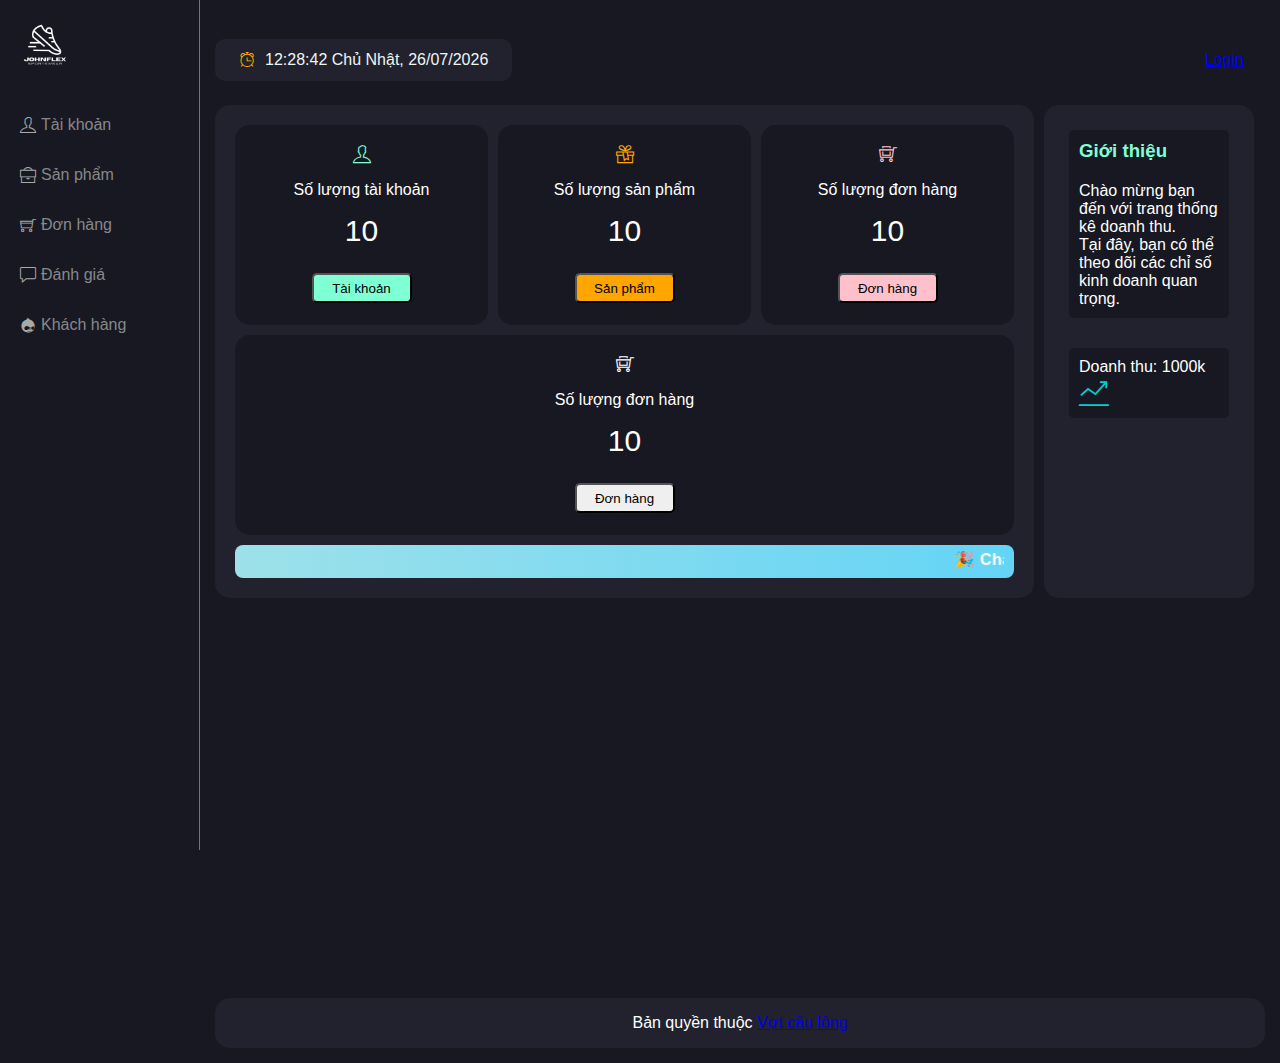
<file: admin/index.html>
<!DOCTYPE html>
<html lang="en">

<head>
    <meta charset="UTF-8">
    <meta name="viewport" content="width=device-width, initial-scale=1.0">
    <title>Document</title>
    <link rel="stylesheet" href="style.css">
    <link rel="stylesheet" href="../public/themify-icons/themify-icons.css">


</head>

<body>
    <div id="admin-container">
        <div id="sidebar">
            <div id="logo">
                <a href="#">
                    <img src="../public/images/logo.png" alt="">
                </a>
            </div>
            <div id="sidebar-menu">
                <ul class="de-muc">
                    <li class="muc">
                        <i class="nav-arrow-down ti-user"></i>
                        <a href="#"> Tài khoản</a>
                    </li>
                    <li class="muc">
                        <i class="nav-arrow-down ti-briefcase"></i>
                        <a href="#"> Sản phẩm</a>
                    </li>
                    <li class="muc">
                        <i class="nav-arrow-down ti-shopping-cart"></i>
                        <a href="#"> Đơn hàng</a>
                    </li>
                    <li class="muc">
                        <i class="nav-arrow-down ti-comment"></i>
                        <a href="#"> Đánh giá</a>
                    </li>
                    <li class="muc">
                        <i class="nav-arrow-down ti-drupal"></i>
                        <a href="#"> Khách hàng</a>
                    </li>
                </ul>
            </div>
        </div>
        <div id="main-content">
            <div id="header">
                <div class="datetime-glass-header"> 
                    <i class="ti-alarm-clock"></i>  
                    <div id="datetime" class="datetime-glass"></div>
                </div>
                <div class="login-admin">
                    <div class="login">
                        <a href="#">Login</a>
                    </div>
                </div>
            </div>
            <div id="content">
                <div class="row-dau">
                    <div class="row-thong-tin">
                        <div class="tai-khoan thong-tin">
                            <p><i class="nav-arrow-down ti-user"></i></p>
                            <p>Số lượng tài khoản</p>
                            <p style="font-size: 30px;">10</p>
                            <button>
                                <a href="#">Tài khoản</a>
                            </button>
                        </div>
                        <div class="san-pham thong-tin">
                            <p><i class="nav-arrow-down ti-gift"></i></p>
                            <p>Số lượng sản phẩm</p>
                            <p style="font-size: 30px;">10</p>
                            <button>
                                <a href="#">Sản phẩm</a>
                            </button>
                        </div>
                        <div class="don-hang thong-tin">
                            <p><i class="nav-arrow-down ti-shopping-cart-full"></i></p>
                            <p>Số lượng đơn hàng</p>
                            <p style="font-size: 30px;">10</p>
                            <button>
                                <a href="#">Đơn hàng</a>
                            </button>
                        </div>
                        <div class="khach-hang thong-tin">
                            <p><i class="nav-arrow-down ti-shopping-cart-full"></i></p>
                            <p>Số lượng đơn hàng</p>
                            <p style="font-size: 30px;">10</p>
                            <button>
                                <a href="#">Đơn hàng</a>
                            </button>
                        </div>
                        <div class="marquee-box">
                            <marquee behavior="scroll" direction="left" scrollamount="6">
                                🎉 Chào mừng bạn đến với trang quản trị! Cập nhật đơn hàng và sản phẩm mỗi ngày để giữ cho cửa hàng luôn hoạt động tốt nhé! 🚀
                            </marquee>
                        </div>
                    </div>
                    <div class="row-thong-ke">
                        <div class="gioi-thieu">
                            <h3>Giới thiệu</h3>
                            <p>Chào mừng bạn đến với trang thống kê doanh thu.</p>
                            <p> Tại đây, bạn có thể theo dõi các chỉ số kinh doanh quan trọng.</p>
                        </div>
                        <div class="doanh-thu">
                            <p>Doanh thu: 1000k </p>
                            <i class="nav-arrow-down ti-stats-up"></i>
                        </div>
                    </div>
                </div>
                <div class="row-hai">


                </div>

            </div>
            <div id="footer">
                <p>Bản quyền thuộc <a href="https://github.com/tienvybui05/laptrinhwebuth" target="_blank"> Vợt cầu lông</a></p>
            </div>
        </div>
    </div>
    <script src="main.js"></script>
        
</body>

</html>
</file>
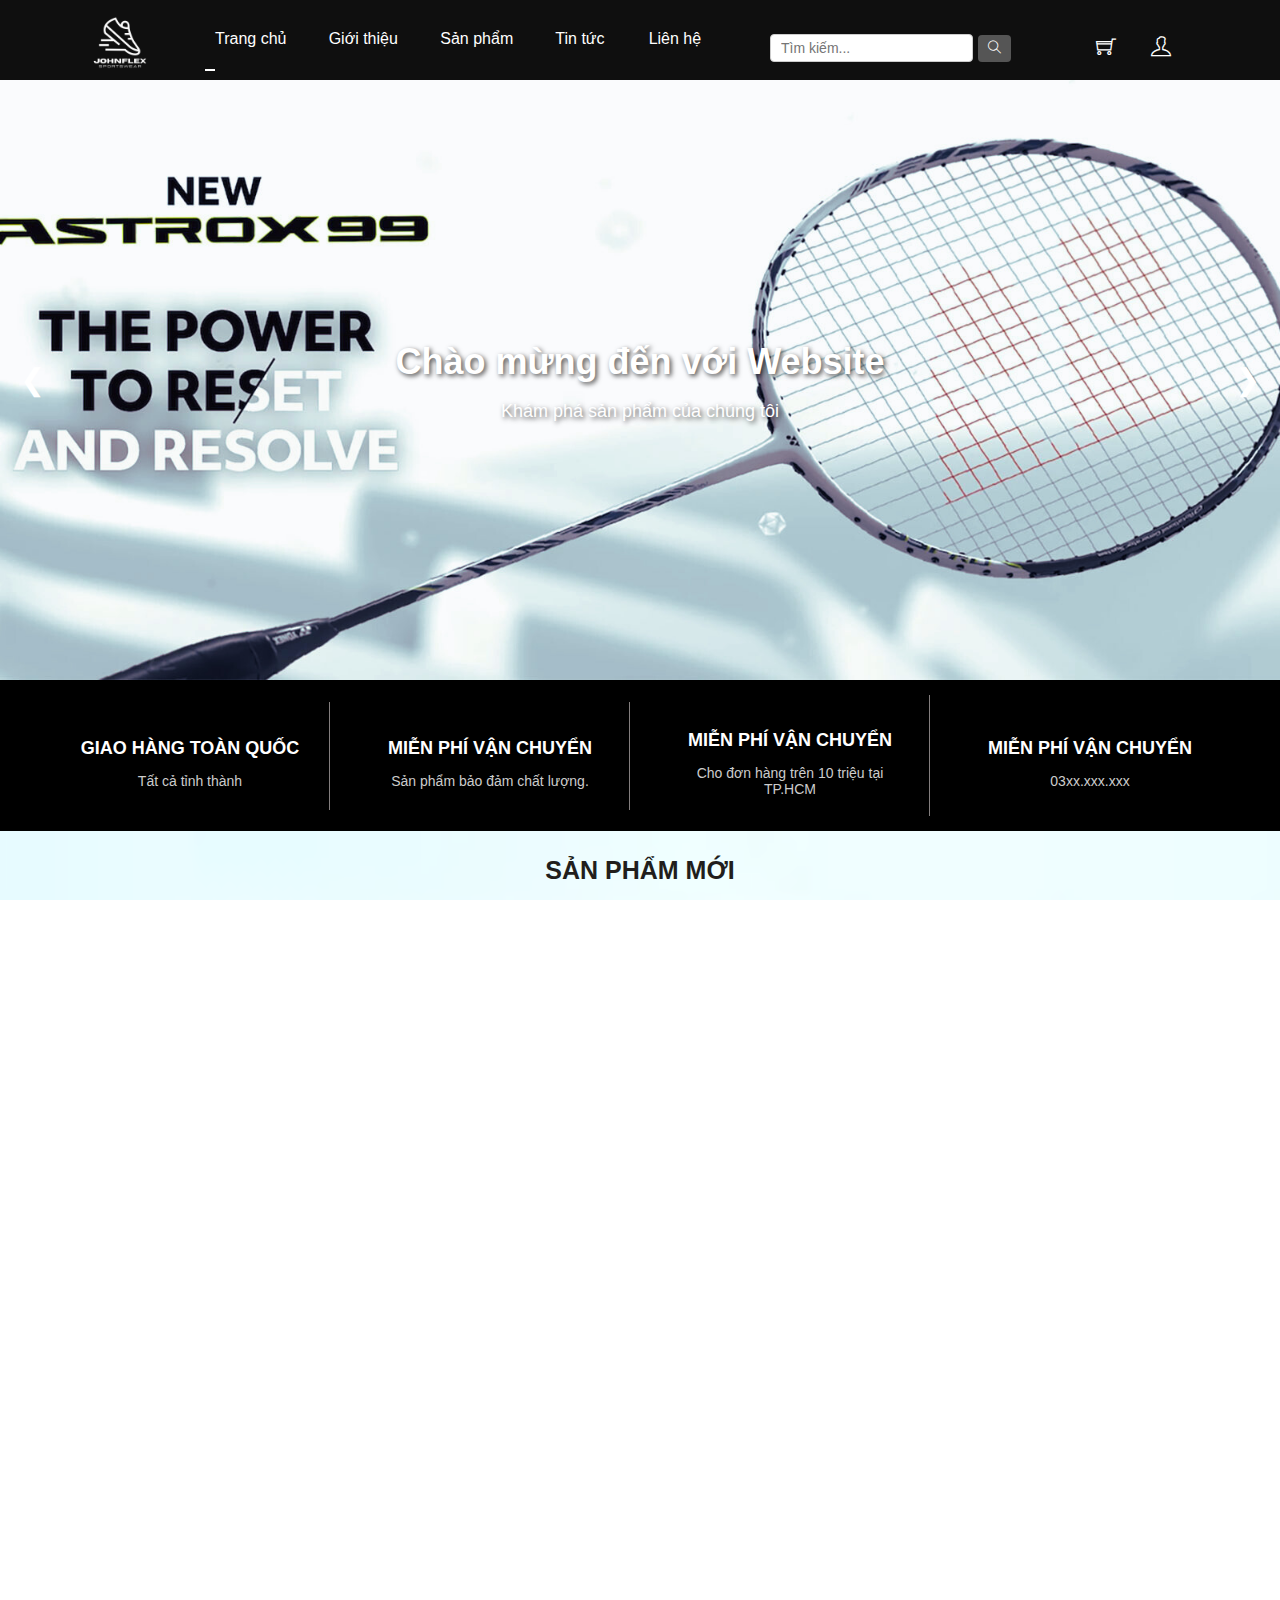
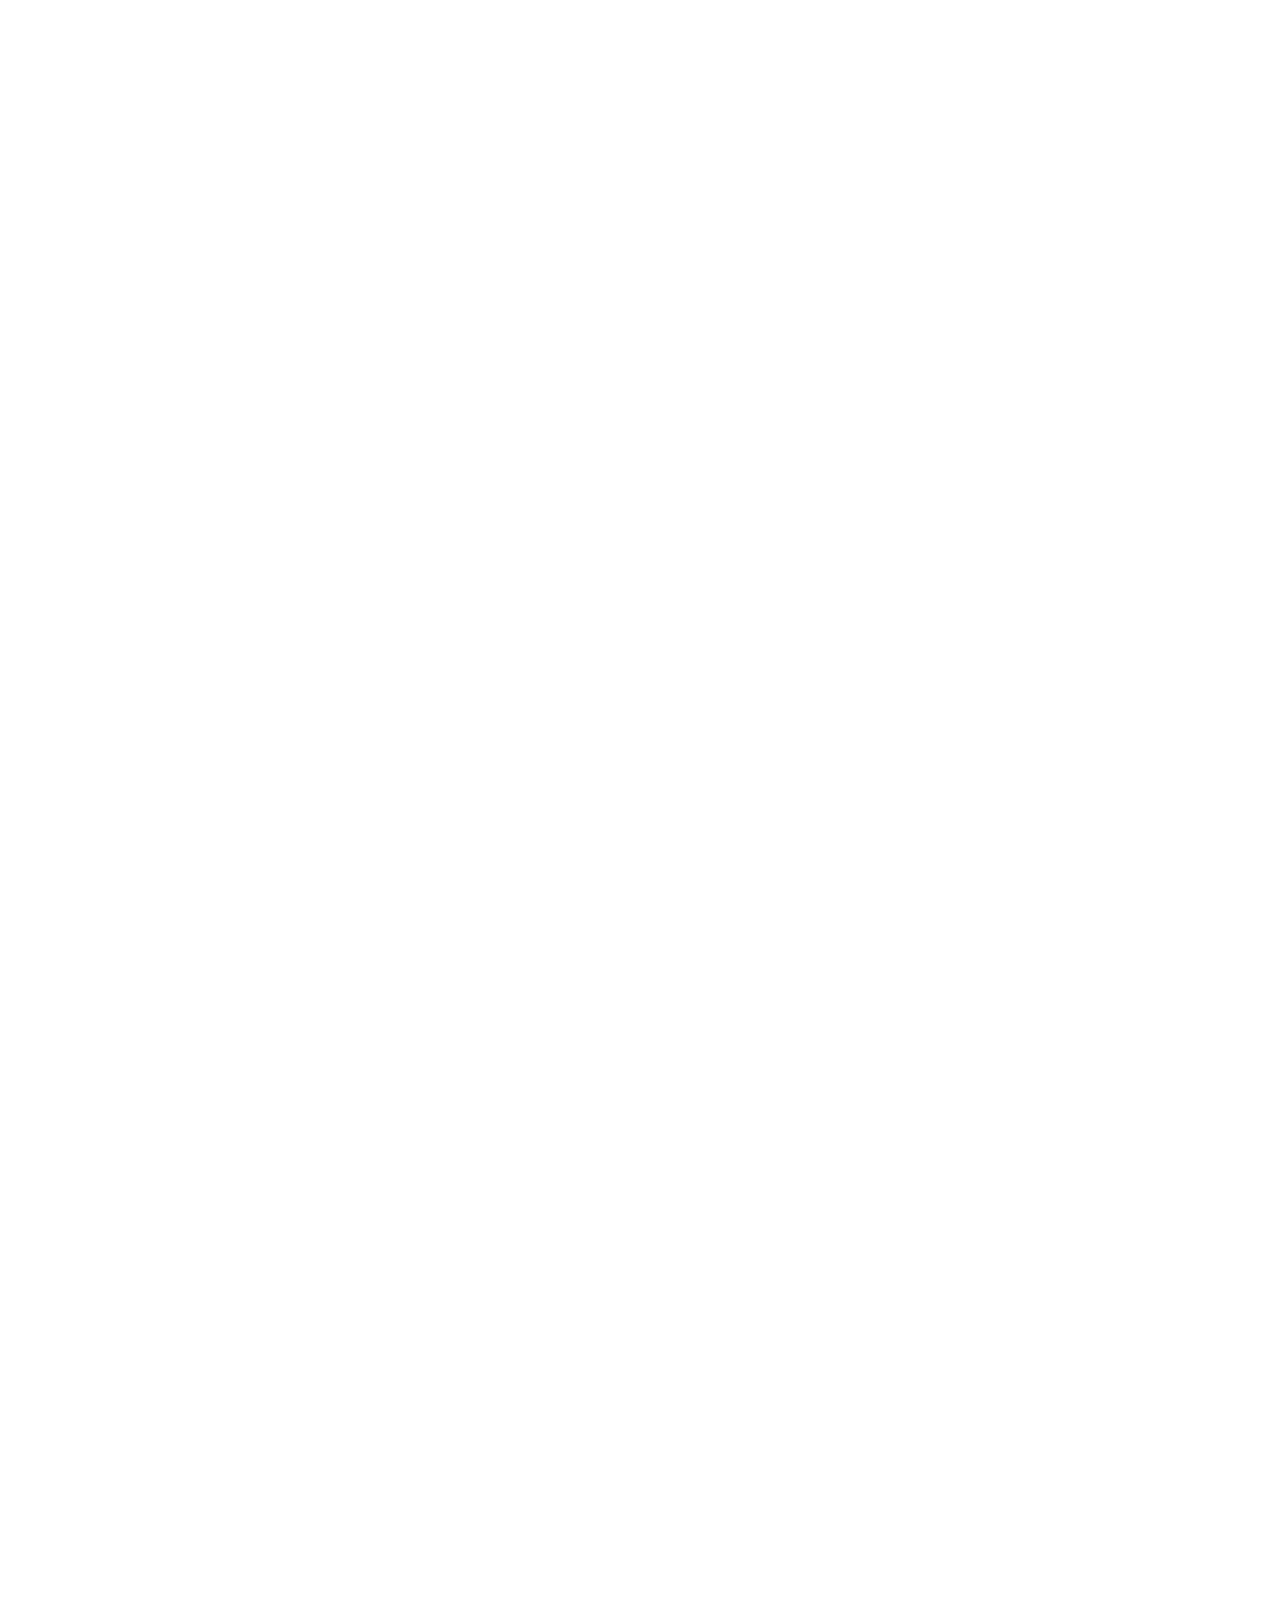
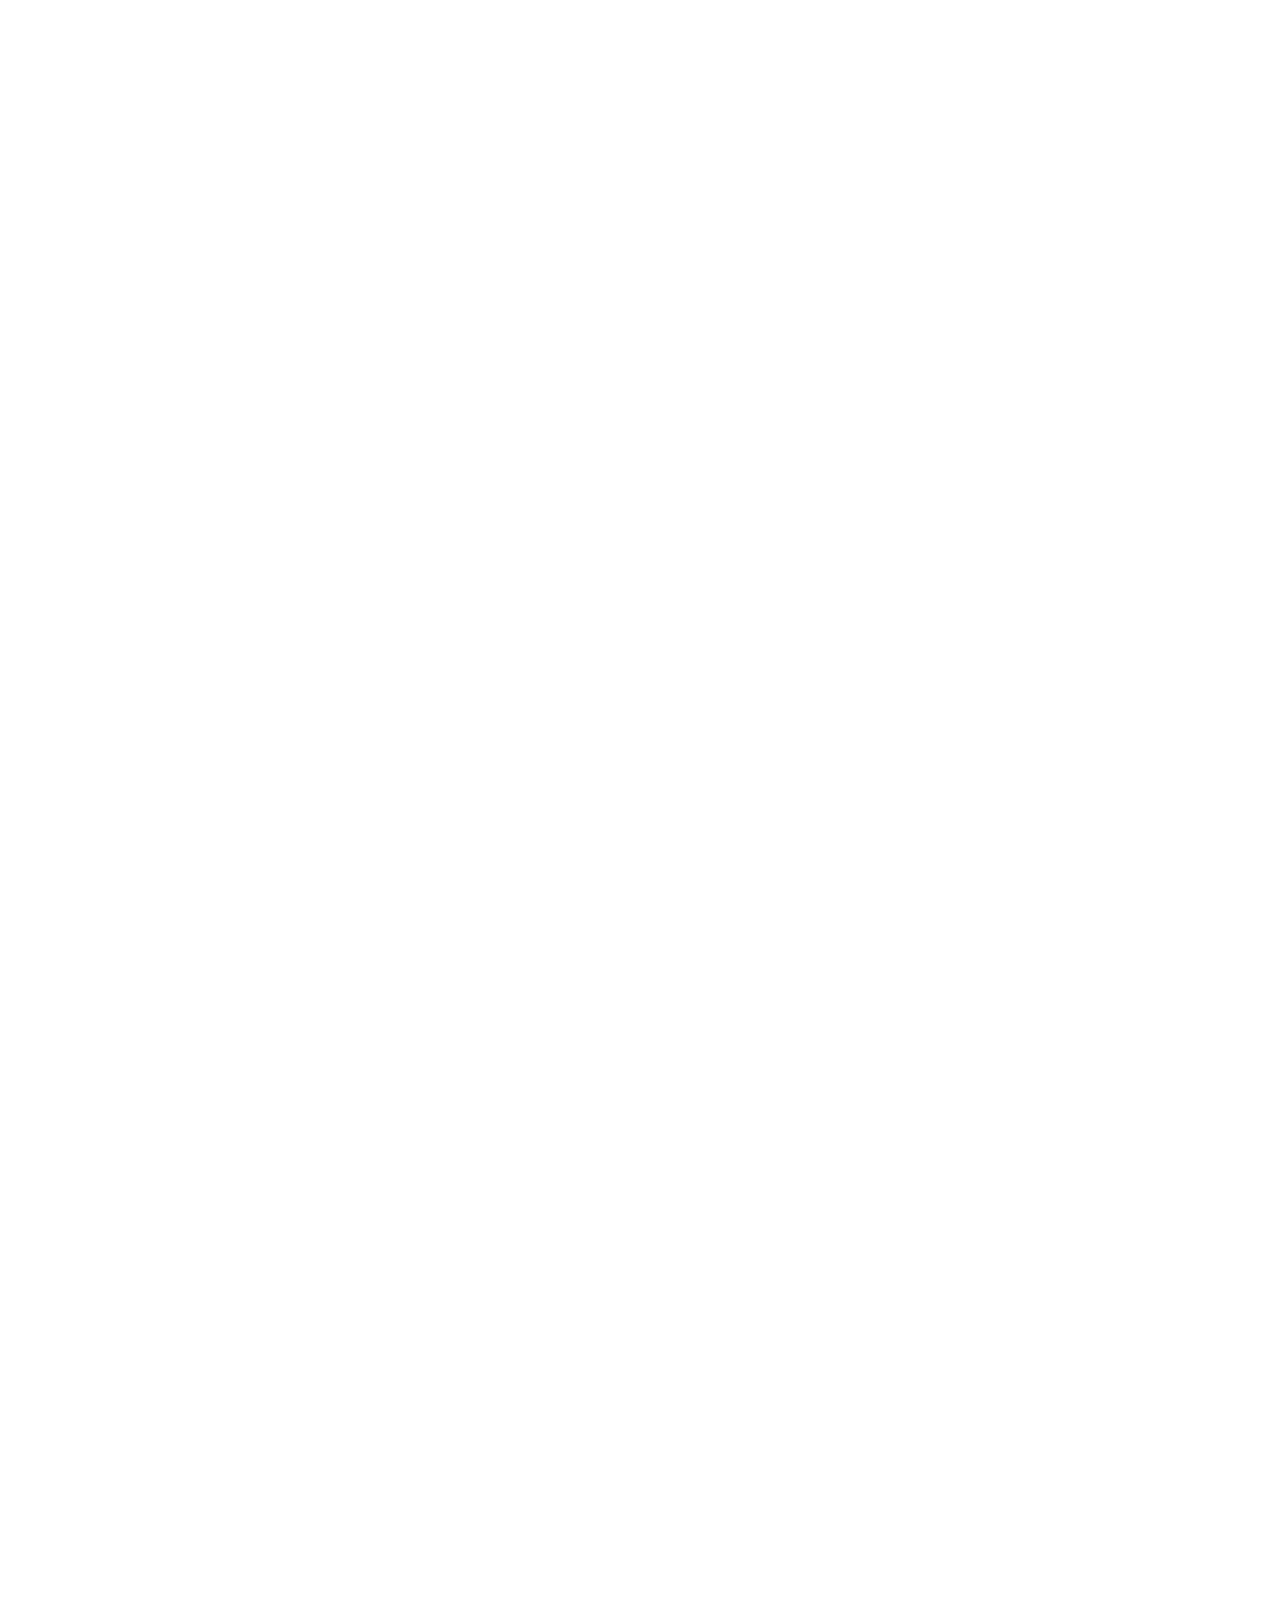
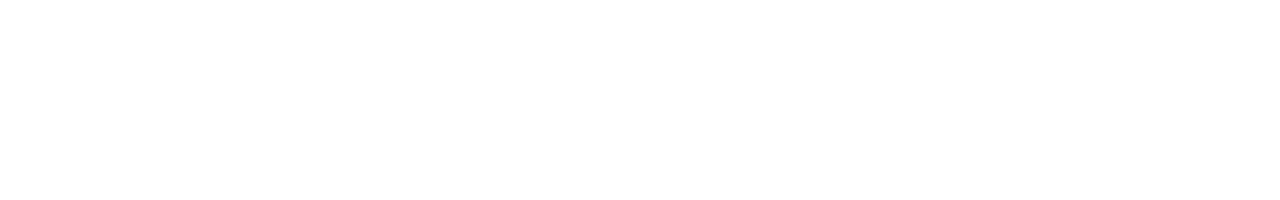
<file: public/index.html>
<!DOCTYPE html>
<html lang="en">

<head>
    <meta charset="UTF-8">
    <meta name="viewport" content="width=device-width, initial-scale=1.0">
    <title>Trang chủ</title>
    <link rel="stylesheet" href="./css/style.css">
    <link rel="stylesheet" href="../public/themify-icons/themify-icons.css">
    <link rel="stylesheet" href="./css/cart.css">
</head>

<body class="">
    <div class="wrapper">
        <header class="header">
            <div class="container">
                <!--Thanh menu  -->
                <nav class="navbar">
                    <a href="#" id="logo">
                        <img src="./images/logo.png" alt="logo">
                    </a>
                    <ul id="main-menu">
                        <li><a href="../public/index.html" class="">Trang chủ</a></li>
                        <li><a href="../pages/about.html" class="">Giới thiệu</a></li>
                        <li><a href="../pages/products.html">Sản phẩm</a></li>
                        <li><a href="#">Tin tức</a></li>
                        <li><a href="../pages/contact.html">Liên hệ</a></li>
                    </ul>
                    <script>
                        // Lấy tên trang hiện tại (VD: index.html, about.html)
                        const currentPage = window.location.pathname.split("/").pop();

                        // Lấy tất cả link trong menu
                        const navLinks = document.querySelectorAll('#main-menu a');

                        // Duyệt qua từng link để so sánh
                        navLinks.forEach(link => {
                            const linkHref = link.getAttribute("href").split("/").pop();

                            if (linkHref === currentPage) {
                                link.classList.add("active");
                            }
                        });
                    </script>

                    <!--Thanh tìm kiếm  -->
                    <div class="search-bar">
                        <input type="text" placeholder="Tìm kiếm..." />
                        <button type="submit"><i class="ti-search"></i></button>
                    </div>
                    <div class="right-icons">
                        <a href="#" class="cart-icon"><i class="ti-shopping-cart"></i></a>
                        <div class="user-menu">
                            <a href="#" class="user-icon"><i class="ti-user"></i></a>
                            <ul class="dropdown-menu">
                                <li><a href="#"><i class="ti-user"></i> Thông tin người dùng</a></li>
                                <li><a href="#"><i class="ti-power-off"></i> Đăng xuất</a></li>
                            </ul>
                        </div>
                        <script>// Lấy phần tử user-menu
                        </script>

                    </div>
                </nav>
            </div>
        </header>
        <main class="main">
            <div class="container">
                <section class="banner">
                    <div class="carousel">
                        <div class="carousel-track">
                            <div class="carousel-item">
                                <img src="./images/banner1.jpg" alt="Banner 1">
                                <div class="banner-text">
                                    <h1>Chào mừng đến với Website</h1>
                                    <p>Khám phá sản phẩm của chúng tôi</p>
                                </div>
                            </div>
                            <div class="carousel-item">
                                <img src="./images/banner2.jpg" alt="Banner 2">
                                <div class="banner-text">
                                    <h1>Ưu đãi đặc biệt</h1>
                                    <p>Giảm giá lên đến 50% cho các sản phẩm mới</p>
                                </div>
                            </div>
                        </div>
                        <!-- Nút chuyển slide -->
                        <button class="prev-btn">&#10094;</button>
                        <button class="next-btn">&#10095;</button>
                    </div>
                </section>

                <section class="services">
                    <div class="services-list">
                        <div class="service-item">
                            <h5>GIAO HÀNG TOÀN QUỐC </h5>
                            <p>Tất cả tỉnh thành</p>
                        </div>
                        <div class="service-item">
                            <h5>MIỄN PHÍ VẬN CHUYỂN</h5>
                            <p>Sản phẩm bảo đảm chất lượng.</p>
                        </div>
                        <div class="service-item">
                            <h5>MIỄN PHÍ VẬN CHUYỂN</h5>
                            <p>Cho đơn hàng trên 10 triệu tại TP.HCM</p>
                        </div>
                        <div class="service-item">
                            <h5>MIỄN PHÍ VẬN CHUYỂN</h5>
                            <p>03xx.xxx.xxx</p>
                        </div>
                    </div>

                </section>
                <!-- <section class="gioi-thieu">
                    <div class="gioi-thieu-container">
                        <div class="gioi-thieu-text">
                            <h2>Giới thiệu về chúng tôi</h2>
                            <p>
                                Chúng tôi là một công ty chuyên cung cấp các sản phẩm chất lượng cao, đáp ứng nhu cầu
                                của khách hàng. Với đội ngũ chuyên nghiệp và tận tâm, chúng tôi cam kết mang đến trải
                                nghiệm tốt nhất cho bạn.
                            </p>
                            <p>
                                Sứ mệnh của chúng tôi là trở thành thương hiệu hàng đầu trong lĩnh vực cung cấp sản phẩm
                                và dịch vụ, luôn đặt khách hàng làm trọng tâm.
                            </p>
                            <a href="#" class="btn">Tìm hiểu thêm</a>
                        </div>
                        <div class="gioi-thieu-image">
                            <figure>
                                <img src="./images/gioi-thieu.jpg" alt="Giới thiệu">
                                <figcaption>Giới thiệu</figcaption>
                            </figure>
                        </div>
                    </div>
                </section> -->
                <section class="san-pham-moi">
                    <h2>SẢN PHẨM MỚI</h2>

                    <div class="san-pham-content">
                        <!-- Danh sách sản phẩm Vợt Cầu Lông -->
                        <div class="san-pham-list active" id="vot">
                            <div class="san-pham-item">
                                <div class="discount">-6%</div>

                                <img src="./images/san-pham.jpg" alt="Vợt cầu lông Yonex">
                                <h3>Vợt cầu lông Mizuno JPX</h3>
                                <p class="price">2.500.000 đ</p>
                                <div class="san-pham-buttons">
                                    <button class="btn-add-cart">
                                        <i class="ti-shopping-cart"></i> Giỏ hàng <!-- Icon giỏ hàng -->
                                    </button>
                                    <button class="btn-buy-now">
                                        <i class="ti-credit-card"></i> Mua ngay <!-- Icon mua ngay -->
                                    </button>
                                </div>
                            </div>
                            <div class="san-pham-item">
                                <div class="discount">-6%</div>

                                <img src="./images/san-pham.jpg" alt="Vợt cầu lông Yonex">
                                <h3>Vợt cầu lông Mizuno JPX</h3>
                                <p class="price">2.500.000 đ</p>
                                <div class="san-pham-buttons">
                                    <button class="btn-add-cart">
                                        <i class="fas fa-cart-plus"></i> Giỏ hàng <!-- Icon giỏ hàng -->
                                    </button>
                                    <button class="btn-buy-now">
                                        <i class="fas fa-shopping-bag"></i> Mua ngay <!-- Icon mua ngay -->
                                    </button>
                                </div>
                            </div>
                            <div class="san-pham-item">
                                <div class="discount">-6%</div>

                                <img src="./images/san-pham.jpg" alt="Vợt cầu lông Yonex">
                                <h3>Vợt cầu lông Mizuno JPX</h3>
                                <p class="price">2.500.000 đ</p>
                                <div class="san-pham-buttons">
                                    <button class="btn-add-cart">
                                        <i class="fas fa-cart-plus"></i> Giỏ hàng <!-- Icon giỏ hàng -->
                                    </button>
                                    <button class="btn-buy-now">
                                        <i class="fas fa-shopping-bag"></i> Mua ngay <!-- Icon mua ngay -->
                                    </button>
                                </div>
                            </div>
                            <div class="san-pham-item">
                                <div class="discount">-6%</div>

                                <img src="./images/san-pham.jpg" alt="Vợt cầu lông Yonex">
                                <h3>Vợt cầu lông Mizuno JPX</h3>
                                <p class="price">2.500.000 đ</p>
                                <div class="san-pham-buttons">
                                    <button class="btn-add-cart">
                                        <i class="fas fa-cart-plus"></i> Giỏ hàng <!-- Icon giỏ hàng -->
                                    </button>
                                    <button class="btn-buy-now">
                                        <i class="fas fa-shopping-bag"></i> Mua ngay <!-- Icon mua ngay -->
                                    </button>
                                </div>
                            </div>
                            <div class="san-pham-item">
                                <div class="discount">-6%</div>

                                <img src="./images/san-pham.jpg" alt="Vợt cầu lông Yonex">
                                <h3>Vợt cầu lông Mizuno JPX</h3>
                                <p class="price">2.500.000 đ</p>
                                <div class="san-pham-buttons">
                                    <button class="btn-add-cart">
                                        <i class="fas fa-cart-plus"></i> Giỏ hàng <!-- Icon giỏ hàng -->
                                    </button>
                                    <button class="btn-buy-now">
                                        <i class="fas fa-shopping-bag"></i> Mua ngay <!-- Icon mua ngay -->
                                    </button>
                                </div>
                            </div>
                            <div class="san-pham-item">
                                <img src="./images/san-pham.jpg" alt="Vợt cầu lông Lining">
                                <h3>Vợt cầu lông Mizuno JPX</h3>
                                <p class="price">1.800.000 đ</p>
                                <div class="san-pham-buttons">
                                    <button class="btn-add-cart">
                                        <i class="fas fa-cart-plus"></i> Giỏ hàng <!-- Icon giỏ hàng -->
                                    </button>
                                    <button class="btn-buy-now">
                                        <i class="fas fa-shopping-bag"></i> Mua ngay <!-- Icon mua ngay -->
                                    </button>
                                </div>
                            </div>
                            <div class="san-pham-item">
                                <img src="./images/san-pham.jpg" alt="Vợt cầu lông Victor">
                                <h3>Vợt cầu lông Victor HX 900</h3>
                                <p class="price">2.100.000 đ</p>
                                <div class="san-pham-buttons">
                                    <button class="btn-add-cart">
                                        <i class="fas fa-cart-plus"></i> Giỏ hàng <!-- Icon giỏ hàng -->
                                    </button>
                                    <button class="btn-buy-now">
                                        <i class="fas fa-shopping-bag"></i> Mua ngay <!-- Icon mua ngay -->
                                    </button>
                                </div>
                            </div>
                            <div class="san-pham-item">
                                <img src="./images/san-pham.jpg" alt="Vợt cầu lông Mizuno">
                                <h3>Vợt cầu lông Mizuno JPX</h3>
                                <p class="price">1.950.000 đ</p>
                                <div class="san-pham-buttons">
                                    <button class="btn-add-cart">
                                        <i class="fas fa-cart-plus"></i> Giỏ hàng <!-- Icon giỏ hàng -->
                                    </button>
                                    <button class="btn-buy-now">
                                        <i class="fas fa-shopping-bag"></i> Mua ngay <!-- Icon mua ngay -->
                                    </button>
                                </div>
                            </div>

                            <!-- Danh sách sản phẩm Quả Cầu Lông -->
                            <!-- <button class="slider-prev">&#10094;</button>
                            <button class="slider-next">&#10095;</button> -->
                        </div>
                        <button class="view-more">Xem thêm</button>
                </section>
                <section class="contact">
                    <div class="contact-container">
                        <h3>Hãy liên hệ chúng tôi để được tư vấn miễn phí</h3>
                        <a href="tel:03xx.xxx.xxx" class="contact-button">
                            <i class="fas fa-phone-alt"></i> 03xx.xxx.xxx
                        </a>
                    </div>
                </section>
                <section class="vot vot-yonex">
                    <div class="header-row">
                        <h2>VỢT YONEX</h2>
                        <a href="#" class="view-more-link">Xem thêm</a>
                    </div>
                    <div class="carousel-container">
                        <div class="carousel-track">
                            <div class="san-pham-content">
                                <!-- Danh sách sản phẩm Vợt Cầu Lông -->
                                <div class="san-pham-list active" id="vot">
                                    <div class="san-pham-item">
                                        <div class="discount">-6%</div>

                                        <img src="./images/san-pham.jpg" alt="Vợt cầu lông Yonex">
                                        <h3>Vợt cầu lông Mizuno JPX</h3>
                                        <p class="price">2.500.000 đ</p>
                                        <div class="san-pham-buttons">
                                            <button class="btn-add-cart">
                                                <i class="fas fa-cart-plus"></i> Giỏ hàng <!-- Icon giỏ hàng -->
                                            </button>
                                            <button class="btn-buy-now">
                                                <i class="fas fa-shopping-bag"></i> Mua ngay <!-- Icon mua ngay -->
                                            </button>
                                        </div>
                                    </div>
                                    <div class="san-pham-item">
                                        <div class="discount">-6%</div>

                                        <img src="./images/san-pham.jpg" alt="Vợt cầu lông Yonex">
                                        <h3>Vợt cầu lông Mizuno JPX</h3>
                                        <p class="price">2.500.000 đ</p>
                                        <div class="san-pham-buttons">
                                            <button class="btn-add-cart">
                                                <i class="fas fa-cart-plus"></i> Giỏ hàng <!-- Icon giỏ hàng -->
                                            </button>
                                            <button class="btn-buy-now">
                                                <i class="fas fa-shopping-bag"></i> Mua ngay <!-- Icon mua ngay -->
                                            </button>
                                        </div>
                                    </div>
                                    <div class="san-pham-item">
                                        <div class="discount">-6%</div>

                                        <img src="./images/san-pham.jpg" alt="Vợt cầu lông Yonex">
                                        <h3>Vợt cầu lông Mizuno JPX</h3>
                                        <p class="price">2.500.000 đ</p>
                                        <div class="san-pham-buttons">
                                            <button class="btn-add-cart">
                                                <i class="fas fa-cart-plus"></i> Giỏ hàng <!-- Icon giỏ hàng -->
                                            </button>
                                            <button class="btn-buy-now">
                                                <i class="fas fa-shopping-bag"></i> Mua ngay <!-- Icon mua ngay -->
                                            </button>
                                        </div>
                                    </div>
                                    <div class="san-pham-item">
                                        <div class="discount">-6%</div>

                                        <img src="./images/san-pham.jpg" alt="Vợt cầu lông Yonex">
                                        <h3>Vợt cầu lông Mizuno JPX</h3>
                                        <p class="price">2.500.000 đ</p>
                                        <div class="san-pham-buttons">
                                            <button class="btn-add-cart">
                                                <i class="fas fa-cart-plus"></i> Giỏ hàng <!-- Icon giỏ hàng -->
                                            </button>
                                            <button class="btn-buy-now">
                                                <i class="fas fa-shopping-bag"></i> Mua ngay <!-- Icon mua ngay -->
                                            </button>
                                        </div>
                                    </div>



                                    <!-- Danh sách sản phẩm Quả Cầu Lông -->
                                    <button class="slider-prev">&#10094;</button>
                                    <button class="slider-next">&#10095;</button>
                                </div>
                            </div>
                        </div>
                </section>
                <section class="vot vot-lining">
                    <div class="header-row">
                        <h2>VỢT LINING</h2>
                        <a href="#" class="view-more-link">Xem thêm</a>
                    </div>
                    <div class="carousel-container">
                        <div class="carousel-track">
                            <div class="san-pham-content">
                                <!-- Danh sách sản phẩm Vợt Cầu Lông -->
                                <div class="san-pham-list active" id="vot">
                                    <div class="san-pham-item">
                                        <div class="discount">-6%</div>

                                        <img src="./images/san-pham.jpg" alt="Vợt cầu lông Yonex">
                                        <h3>Vợt cầu lông Mizuno JPX</h3>
                                        <p class="price">2.500.000 đ</p>
                                        <div class="san-pham-buttons">
                                            <button class="btn-add-cart">
                                                <i class="fas fa-cart-plus"></i> Giỏ hàng <!-- Icon giỏ hàng -->
                                            </button>
                                            <button class="btn-buy-now">
                                                <i class="fas fa-shopping-bag"></i> Mua ngay <!-- Icon mua ngay -->
                                            </button>
                                        </div>
                                    </div>
                                    <div class="san-pham-item">
                                        <div class="discount">-6%</div>

                                        <img src="./images/san-pham.jpg" alt="Vợt cầu lông Yonex">
                                        <h3>Vợt cầu lông Mizuno JPX</h3>
                                        <p class="price">2.500.000 đ</p>
                                        <div class="san-pham-buttons">
                                            <button class="btn-add-cart">
                                                <i class="fas fa-cart-plus"></i> Giỏ hàng <!-- Icon giỏ hàng -->
                                            </button>
                                            <button class="btn-buy-now">
                                                <i class="fas fa-shopping-bag"></i> Mua ngay <!-- Icon mua ngay -->
                                            </button>
                                        </div>
                                    </div>
                                    <div class="san-pham-item">
                                        <div class="discount">-6%</div>

                                        <img src="./images/san-pham.jpg" alt="Vợt cầu lông Yonex">
                                        <h3>Vợt cầu lông Mizuno JPX</h3>
                                        <p class="price">2.500.000 đ</p>
                                        <div class="san-pham-buttons">
                                            <button class="btn-add-cart">
                                                <i class="fas fa-cart-plus"></i> Giỏ hàng <!-- Icon giỏ hàng -->
                                            </button>
                                            <button class="btn-buy-now">
                                                <i class="fas fa-shopping-bag"></i> Mua ngay <!-- Icon mua ngay -->
                                            </button>
                                        </div>
                                    </div>
                                    <div class="san-pham-item">
                                        <div class="discount">-6%</div>

                                        <img src="./images/san-pham.jpg" alt="Vợt cầu lông Yonex">
                                        <h3>Vợt cầu lông Mizuno JPX</h3>
                                        <p class="price">2.500.000 đ</p>
                                        <div class="san-pham-buttons">
                                            <button class="btn-add-cart">
                                                <i class="fas fa-cart-plus"></i> Giỏ hàng <!-- Icon giỏ hàng -->
                                            </button>
                                            <button class="btn-buy-now">
                                                <i class="fas fa-shopping-bag"></i> Mua ngay <!-- Icon mua ngay -->
                                            </button>
                                        </div>
                                    </div>



                                    <!-- Danh sách sản phẩm Quả Cầu Lông -->
                                    <button class="slider-prev">&#10094;</button>
                                    <button class="slider-next">&#10095;</button>
                                </div>
                            </div>
                        </div>
                </section>
                <section class="vot vot-victor">
                    <div class="header-row">
                        <h2>VỢT VICTOR</h2>
                        <a href="#" class="view-more-link">Xem thêm</a>
                    </div>
                    <div class="carousel-container">
                        <div class="carousel-track">
                            <div class="san-pham-content">
                                <!-- Danh sách sản phẩm Vợt Cầu Lông -->
                                <div class="san-pham-list active" id="vot">
                                    <div class="san-pham-item">
                                        <div class="discount">-6%</div>

                                        <img src="./images/san-pham.jpg" alt="Vợt cầu lông Yonex">
                                        <h3>Vợt cầu lông Mizuno JPX</h3>
                                        <p class="price">2.500.000 đ</p>
                                        <div class="san-pham-buttons">
                                            <button class="btn-add-cart">
                                                <i class="fas fa-cart-plus"></i> Giỏ hàng <!-- Icon giỏ hàng -->
                                            </button>
                                            <button class="btn-buy-now">
                                                <i class="fas fa-shopping-bag"></i> Mua ngay <!-- Icon mua ngay -->
                                            </button>
                                        </div>
                                    </div>
                                    <div class="san-pham-item">
                                        <div class="discount">-6%</div>

                                        <img src="./images/san-pham.jpg" alt="Vợt cầu lông Yonex">
                                        <h3>Vợt cầu lông Mizuno JPX</h3>
                                        <p class="price">2.500.000 đ</p>
                                        <div class="san-pham-buttons">
                                            <button class="btn-add-cart">
                                                <i class="fas fa-cart-plus"></i> Giỏ hàng <!-- Icon giỏ hàng -->
                                            </button>
                                            <button class="btn-buy-now">
                                                <i class="fas fa-shopping-bag"></i> Mua ngay <!-- Icon mua ngay -->
                                            </button>
                                        </div>
                                    </div>
                                    <div class="san-pham-item">
                                        <div class="discount">-6%</div>

                                        <img src="./images/san-pham.jpg" alt="Vợt cầu lông Yonex">
                                        <h3>Vợt cầu lông Mizuno JPX</h3>
                                        <p class="price">2.500.000 đ</p>
                                        <div class="san-pham-buttons">
                                            <button class="btn-add-cart">
                                                <i class="fas fa-cart-plus"></i> Giỏ hàng <!-- Icon giỏ hàng -->
                                            </button>
                                            <button class="btn-buy-now">
                                                <i class="fas fa-shopping-bag"></i> Mua ngay <!-- Icon mua ngay -->
                                            </button>
                                        </div>
                                    </div>
                                    <div class="san-pham-item">
                                        <div class="discount">-6%</div>

                                        <img src="./images/san-pham.jpg" alt="Vợt cầu lông Yonex">
                                        <h3>Vợt cầu lông Mizuno JPX</h3>
                                        <p class="price">2.500.000 đ</p>
                                        <div class="san-pham-buttons">
                                            <button class="btn-add-cart">
                                                <i class="fas fa-cart-plus"></i> Giỏ hàng <!-- Icon giỏ hàng -->
                                            </button>
                                            <button class="btn-buy-now">
                                                <i class="fas fa-shopping-bag"></i> Mua ngay <!-- Icon mua ngay -->
                                            </button>
                                        </div>
                                    </div>



                                    <!-- Danh sách sản phẩm Quả Cầu Lông -->
                                    <button class="slider-prev">&#10094;</button>
                                    <button class="slider-next">&#10095;</button>
                                </div>
                            </div>
                        </div>
                </section>


                <section class="gioi-thieu">
                    <div class="gioi-thieu-container">
                        <div class="gioi-thieu-text">
                            <h2>Chơi Cầu Lông - Tăng Cường Sức Khỏe Mỗi Ngày!</h2>
                            <p>
                                Cầu lông là môn thể thao không chỉ mang lại niềm vui, mà còn giúp bạn cải thiện sức
                                khỏe, tăng cường sự dẻo dai và phản xạ nhanh. Với vợt cầu lông chất lượng, bạn có thể dễ
                                dàng nâng cao khả năng chơi của mình, tận hưởng mỗi trận đấu từ cơ bản đến chuyên
                                nghiệp. Chúng tôi cam kết cung cấp những cây vợt với chất liệu tốt nhất, thiết kế tối
                                ưu, giúp bạn có trải nghiệm thể thao tuyệt vời nhất.


                            </p>
                            <p>
                                Hãy chọn cho mình một cây vợt cầu lông chất lượng và bắt đầu hành trình rèn luyện sức
                                khỏe ngay hôm nay!
                            </p>
                        </div>
                        <div class="gioi-thieu-image">
                            <figure>
                                <img src="./images/gioi-thieu.jpg" alt="Giới thiệu">
                                <figcaption>Giới thiệu</figcaption>
                            </figure>
                        </div>
                    </div>
                </section>
                <section class="tin-tuc">
                    <div class="container">
                        <h2>TIN TỨC</h2>
                        <div class="tin-tuc-list">
                            <div class="tin-tuc-item">
                                <img src="./images/tin-tuc.jpg" alt="Tin tức 1">
                                <h3>Tiêu đề bài viết 1</h3>
                                <p>Mô tả ngắn gọn về bài viết 1. Đây là nội dung giới thiệu ngắn để thu hút người đọc.
                                </p>
                                <a href="#" class="btn-read-more">Đọc thêm</a>
                            </div>
                            <div class="tin-tuc-item">
                                <img src="./images/tin-tuc.jpg" alt="Tin tức 2">
                                <h3>Tiêu đề bài viết 2</h3>
                                <p>Mô tả ngắn gọn về bài viết 2. Đây là nội dung giới thiệu ngắn để thu hút người đọc.
                                </p>
                                <a href="#" class="btn-read-more">Đọc thêm</a>
                            </div>
                            <div class="tin-tuc-item">
                                <img src="./images/tin-tuc.jpg" alt="Tin tức 3">
                                <h3>Tiêu đề bài viết 3</h3>
                                <p>Mô tả ngắn gọn về bài viết 3. Đây là nội dung giới thiệu ngắn để thu hút người đọc.
                                </p>
                                <a href="#" class="btn-read-more">Đọc thêm</a>
                            </div>
                        </div>
                        <!-- Nút Xem thêm -->
                        <div class="tin-tuc-view-more">
                            <a href="./tin-tuc.html" class="btn-view-more">Xem thêm</a>
                        </div>
                    </div>
                </section>
                <section class="nha-dong-hanh">
                    <div class="container">
                        <h2>NHÀ ĐỒNG HÀNH</h2>
                        <div class="logo-carousel">
                            <div class="logo-item"><img src="./images/nha-dong-hanh.png" alt="Logo 1"></div>
                            <div class="logo-item"><img src="./images/nha-dong-hanh.png" alt="Logo 2"></div>
                            <div class="logo-item"><img src="./images/nha-dong-hanh.png" alt="Logo 3"></div>
                            <div class="logo-item"><img src="./images/nha-dong-hanh.png" alt="Logo 4"></div>
                            <div class="logo-item"><img src="./images/nha-dong-hanh.png" alt="Logo 5"></div>
                            <div class="logo-item"><img src="./images/nha-dong-hanh.png" alt="Logo 6"></div>
                            <div class="logo-item"><img src="./images/nha-dong-hanh.png" alt="Logo 7"></div>
                            <div class="logo-item"><img src="./images/nha-dong-hanh.png" alt="Logo 8"></div>
                            <div class="logo-item"><img src="./images/nha-dong-hanh.png" alt="Logo 9"></div>
                            <div class="logo-item"><img src="./images/nha-dong-hanh.png" alt="Logo 10"></div>

                            <div class="logo-item"><img src="./images/nha-dong-hanh.png" alt="Logo 1"></div>
                            <div class="logo-item"><img src="./images/nha-dong-hanh.png" alt="Logo 2"></div>
                            <div class="logo-item"><img src="./images/nha-dong-hanh.png" alt="Logo 3"></div>
                            <div class="logo-item"><img src="./images/nha-dong-hanh.png" alt="Logo 4"></div>
                            <div class="logo-item"><img src="./images/nha-dong-hanh.png" alt="Logo 5"></div>
                            <div class="logo-item"><img src="./images/nha-dong-hanh.png" alt="Logo 6"></div>
                            <div class="logo-item"><img src="./images/nha-dong-hanh.png" alt="Logo 7"></div>
                            <div class="logo-item"><img src="./images/nha-dong-hanh.png" alt="Logo 8"></div>
                            <div class="logo-item"><img src="./images/nha-dong-hanh.png" alt="Logo 9"></div>
                            <div class="logo-item"><img src="./images/nha-dong-hanh.png" alt="Logo 10"></div>
                        </div>
                    </div>
                </section>


            </div>
        </main>
        <footer class="footer">
            <div class="container">
                <div class="footer-left">
                    <a href="#" id="logo">
                        <img src="./images/logo.png" alt="logo">
                    </a>
                    <h3>Thông tin liên hệ</h3>
                    <p>Địa chỉ: 123 đường ABC, TP.HCM</p>
                    <p>Email:
                </div>
                <div class="footer-center">
                    <h3>Liên kết nhanh</h3>
                    <ul>
                        <li><a href="#">Trang chủ</a></li>
                        <li><a href="#">Giới thiệu</a></li>
                        <li><a href="#">Sản phẩm</a></li>
                        <li><a href="#">Tin tức</a></li>
                        <li><a href="#">Liên hệ</a></li>
                    </ul>
                </div>
                <div class="footer-right">
                    <h3>Theo dõi chúng tôi</h3>
                    <ul>
                        <li><a href="#"><i class="fab fa-facebook-f"></i>Facebook</a></li>
                        <li><a href="#"><i class="fab fa-twitter"></i>Twitter</a></li>
                        <li><a href="#"><i class="fab fa-instagram"></i>Instagram</a></li>
                        <li><a href="#"><i class="fab fa-linkedin"></i>Linkedin</a></li>
                    </ul>
                </div>
            </div>
        </footer>
    </div>
    <div class="cart-side">
        <div class="container-cart">
            <div class="header_cart-side">
                <div class="header_cart">
                    <h1>Giỏ hàng</h1>
                </div>
                <div class="close_cart-side">
                    <p>Đóng<img src="../public/themify-icons/SVG/close.svg"></p>
                </div>
            </div>
            <div class="detail-side">
                <div class="detail_cart-side">
                    <img src="../public/images/san-pham.jpg" alt="Vợt" class="product-image">
                    <div class="item-info">
                        <div class="item-name">VỢT CẦU LÔNG YONEX ARCSABER 0</div>
                        <div class="item-quantity"><span style="color: red;">1</span> × 560.000đ</div>
                    </div>
                </div>
            </div>
            <div class="total-cart-side">
                <div>TỔNG TIỀN:</div>
                <div>560.000đ</div>
            </div>
            <div class="cart-buttons">
                <button class="view-cart-btn">XEM GIỎ HÀNG</button>
                <button class="checkout-cart-btn">THANH TOÁN</button>
            </div>
        </div>
    </div>
    <script src="../public/js/main.js"></script>
    <script src="../public/js/cart.js"></script>
    <script src="../public/js/side-cart.js"></script>
</body>

</html>
</file>
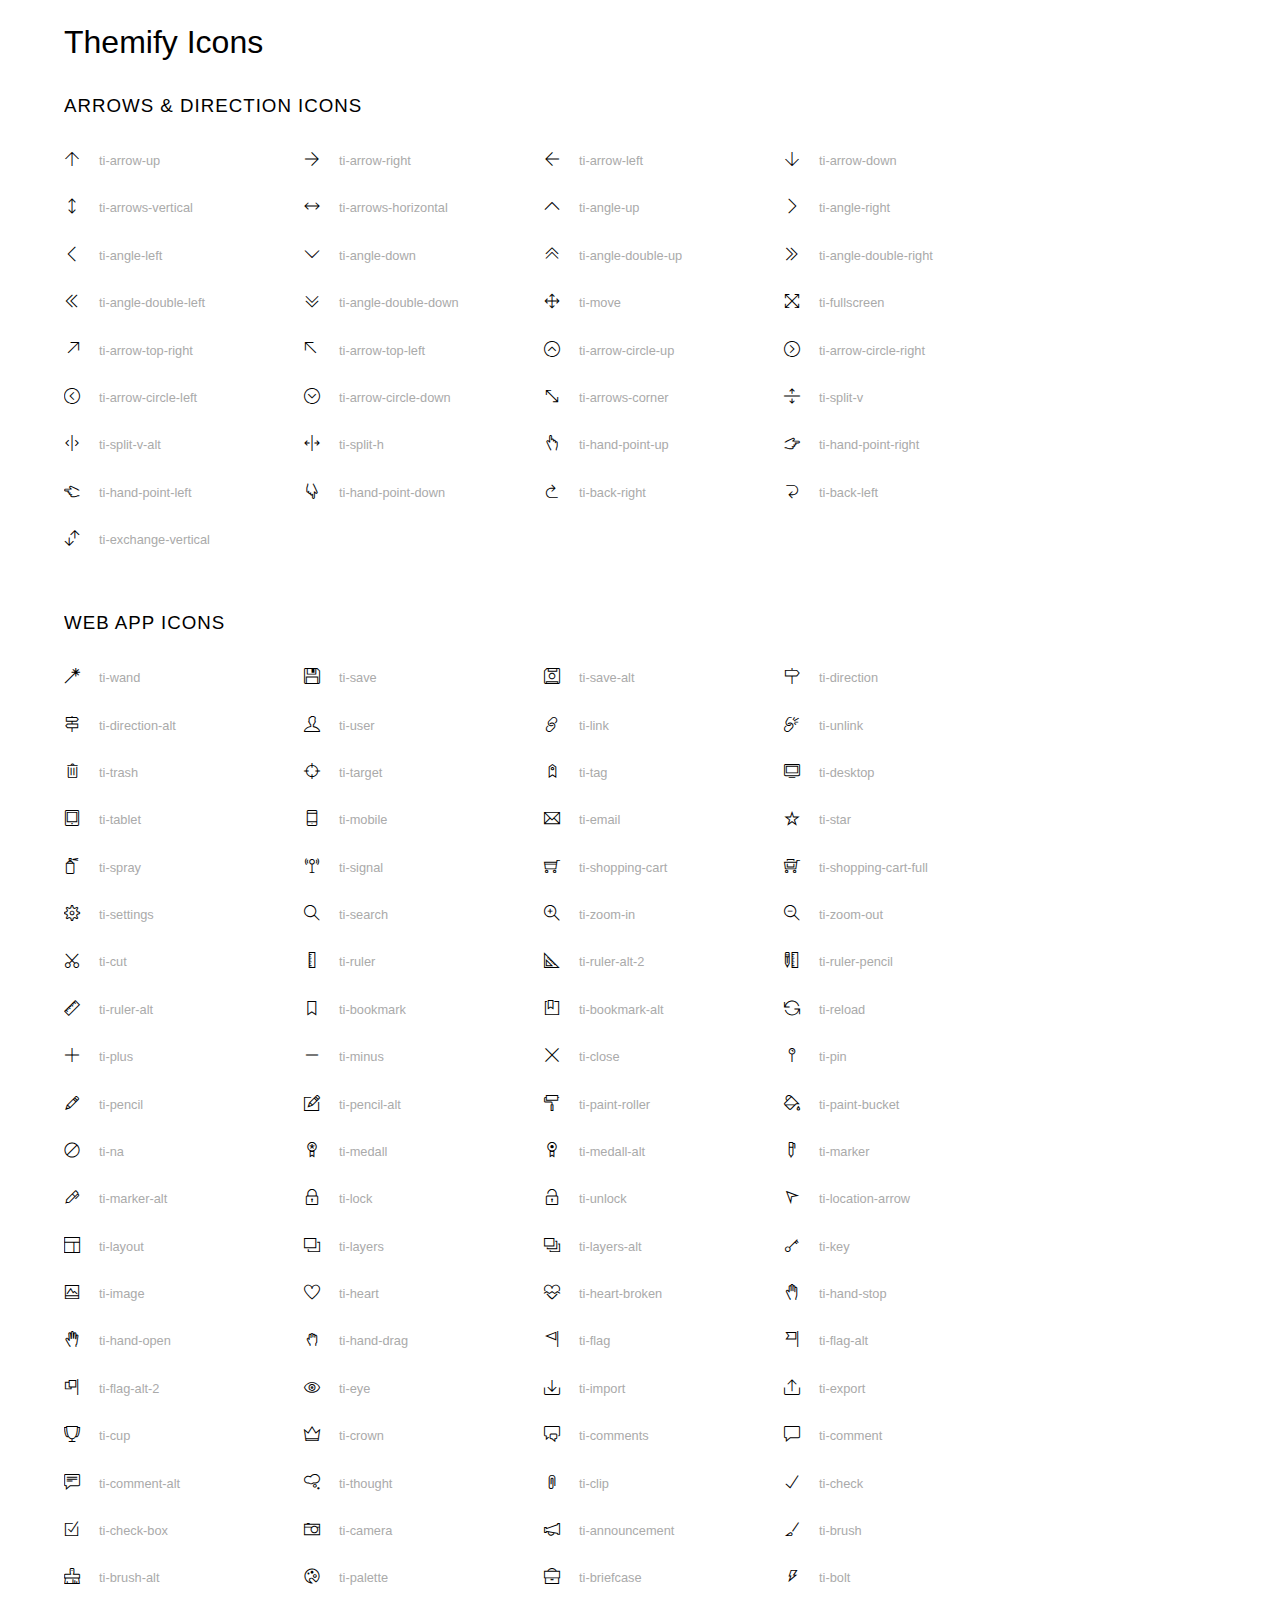
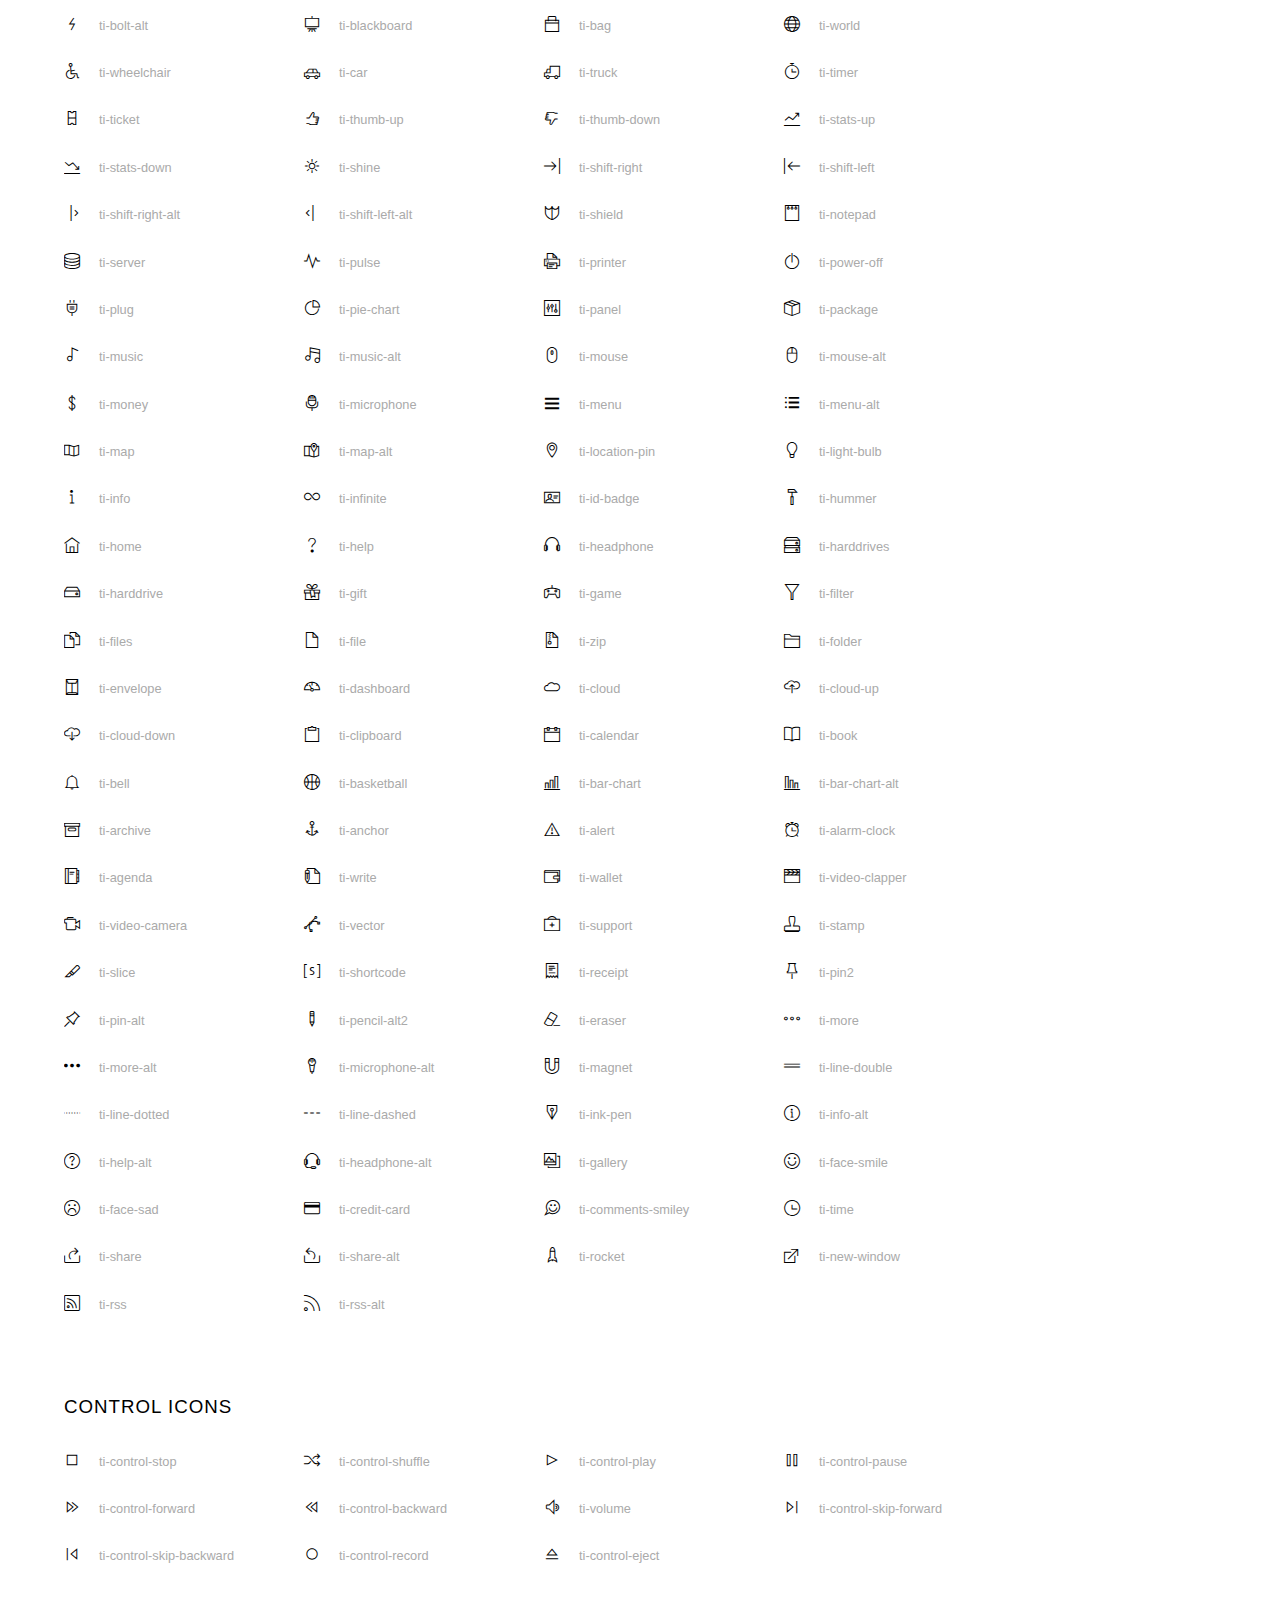
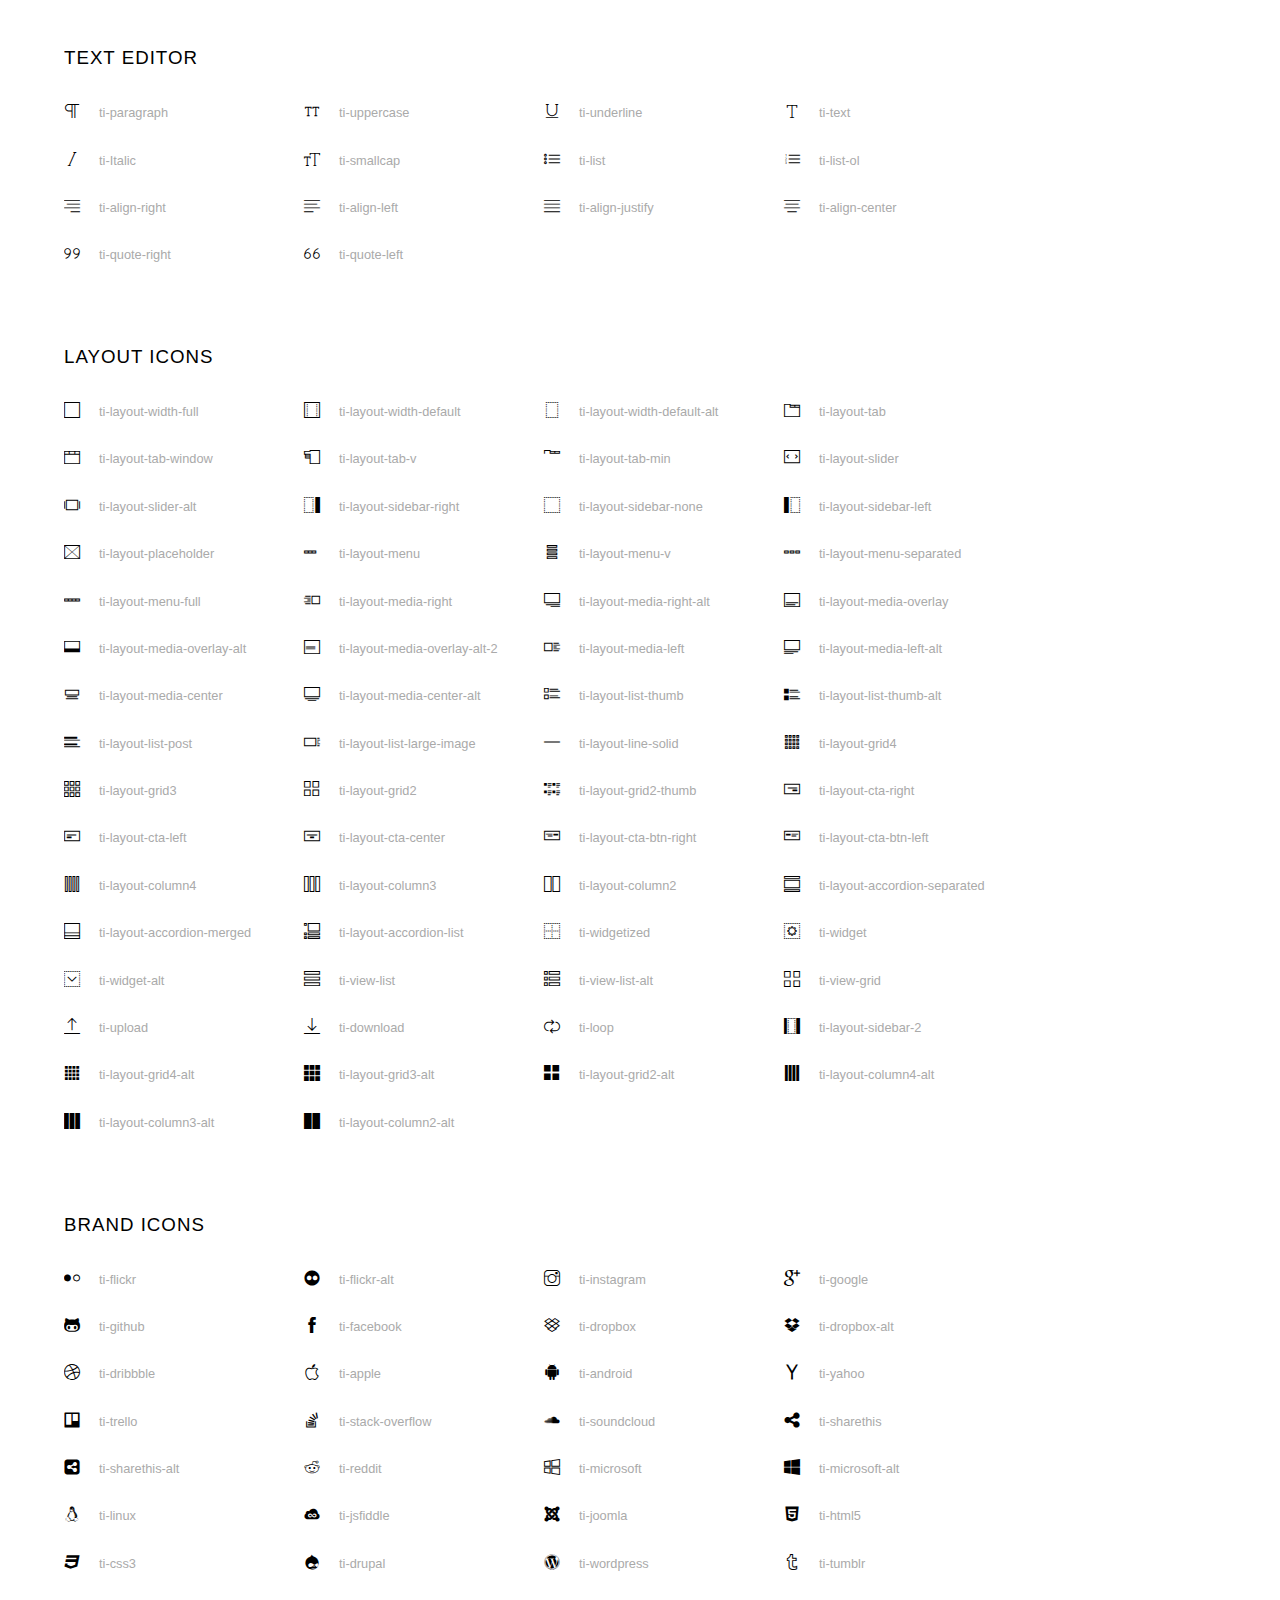
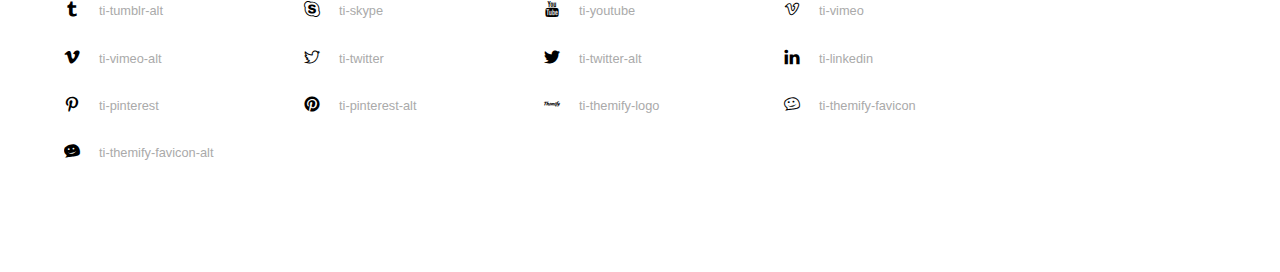
<file: public/themify-icons/index.html>
<!doctype html>
<html>
<head>
	<meta charset="utf-8">
	<title>Themify Icon Font</title>
	<meta name="viewport" content="width=device-width">
	<link rel="stylesheet" href="demo-files/demo.css">
	<link rel="stylesheet" href="themify-icons.css">
	<!--[if lt IE 8]><!-->
	<link rel="stylesheet" href="ie7/ie7.css">
	<!--<![endif]-->
</head>
<body>
	<h1>Themify Icons</h1>

	<div class="icon-section">

		<div class="icon-section">
			<h3>Arrows &amp; Direction Icons </h3>

			<div class="icon-container">
				<span class="ti-arrow-up"></span><span class="icon-name"> ti-arrow-up</span>
			</div>
			<div class="icon-container">
				<span class="ti-arrow-right"></span><span class="icon-name"> ti-arrow-right</span>
			</div>
			<div class="icon-container">
				<span class="ti-arrow-left"></span><span class="icon-name"> ti-arrow-left</span>
			</div>
			<div class="icon-container">
				<span class="ti-arrow-down"></span><span class="icon-name"> ti-arrow-down</span>
			</div>
			<div class="icon-container">
				<span class="ti-arrows-vertical"></span><span class="icon-name"> ti-arrows-vertical</span>
			</div>
			<div class="icon-container">
				<span class="ti-arrows-horizontal"></span><span class="icon-name"> ti-arrows-horizontal</span>
			</div>
			<div class="icon-container">
				<span class="ti-angle-up"></span><span class="icon-name"> ti-angle-up</span>
			</div>
			<div class="icon-container">
				<span class="ti-angle-right"></span><span class="icon-name"> ti-angle-right</span>
			</div>
			<div class="icon-container">
				<span class="ti-angle-left"></span><span class="icon-name"> ti-angle-left</span>
			</div>
			<div class="icon-container">
				<span class="ti-angle-down"></span><span class="icon-name"> ti-angle-down</span>
			</div>	
			<div class="icon-container">
				<span class="ti-angle-double-up"></span><span class="icon-name"> ti-angle-double-up</span>
			</div>
			<div class="icon-container">
				<span class="ti-angle-double-right"></span><span class="icon-name"> ti-angle-double-right</span>
			</div>
			<div class="icon-container">
				<span class="ti-angle-double-left"></span><span class="icon-name"> ti-angle-double-left</span>
			</div>
			<div class="icon-container">
				<span class="ti-angle-double-down"></span><span class="icon-name"> ti-angle-double-down</span>
			</div>					
			<div class="icon-container">
				<span class="ti-move"></span><span class="icon-name"> ti-move</span>
			</div>
			<div class="icon-container">
				<span class="ti-fullscreen"></span><span class="icon-name"> ti-fullscreen</span>
			</div>
			<div class="icon-container">
				<span class="ti-arrow-top-right"></span><span class="icon-name"> ti-arrow-top-right</span>
			</div>
			<div class="icon-container">
				<span class="ti-arrow-top-left"></span><span class="icon-name"> ti-arrow-top-left</span>
			</div>
			<div class="icon-container">
				<span class="ti-arrow-circle-up"></span><span class="icon-name"> ti-arrow-circle-up</span>
			</div>
			<div class="icon-container">
				<span class="ti-arrow-circle-right"></span><span class="icon-name"> ti-arrow-circle-right</span>
			</div>
			<div class="icon-container">
				<span class="ti-arrow-circle-left"></span><span class="icon-name"> ti-arrow-circle-left</span>
			</div>
			<div class="icon-container">
				<span class="ti-arrow-circle-down"></span><span class="icon-name"> ti-arrow-circle-down</span>
			</div>
			<div class="icon-container">
				<span class="ti-arrows-corner"></span><span class="icon-name"> ti-arrows-corner</span>
			</div>
			<div class="icon-container">
				<span class="ti-split-v"></span><span class="icon-name"> ti-split-v</span>
			</div>

			<div class="icon-container">
				<span class="ti-split-v-alt"></span><span class="icon-name"> ti-split-v-alt</span>
			</div>
			<div class="icon-container">
				<span class="ti-split-h"></span><span class="icon-name"> ti-split-h</span>
			</div>
			<div class="icon-container">
				<span class="ti-hand-point-up"></span><span class="icon-name"> ti-hand-point-up</span>
			</div>
			<div class="icon-container">
				<span class="ti-hand-point-right"></span><span class="icon-name"> ti-hand-point-right</span>
			</div>
			<div class="icon-container">
				<span class="ti-hand-point-left"></span><span class="icon-name"> ti-hand-point-left</span>
			</div>
			<div class="icon-container">
				<span class="ti-hand-point-down"></span><span class="icon-name"> ti-hand-point-down</span>
			</div>
			<div class="icon-container">
				<span class="ti-back-right"></span><span class="icon-name"> ti-back-right</span>
			</div>
			<div class="icon-container">
				<span class="ti-back-left"></span><span class="icon-name"> ti-back-left</span>
			</div>
			<div class="icon-container">
				<span class="ti-exchange-vertical"></span><span class="icon-name"> ti-exchange-vertical</span>
			</div>

		</div> <!-- Arrows Icons -->



		<h3>Web App Icons</h3>
		
		<div class="icon-section">

			<div class="icon-container">
				<span class="ti-wand"></span><span class="icon-name"> ti-wand</span>
			</div>
			<div class="icon-container">
				<span class="ti-save"></span><span class="icon-name"> ti-save</span>
			</div>
			<div class="icon-container">
				<span class="ti-save-alt"></span><span class="icon-name"> ti-save-alt</span>
			</div>

			<div class="icon-container">
				<span class="ti-direction"></span><span class="icon-name"> ti-direction</span>
			</div>
			<div class="icon-container">
				<span class="ti-direction-alt"></span><span class="icon-name"> ti-direction-alt</span>
			</div>
			<div class="icon-container">
				<span class="ti-user"></span><span class="icon-name"> ti-user</span>
			</div>
			<div class="icon-container">
				<span class="ti-link"></span><span class="icon-name"> ti-link</span>
			</div>
			<div class="icon-container">
				<span class="ti-unlink"></span><span class="icon-name"> ti-unlink</span>
			</div>
			<div class="icon-container">
				<span class="ti-trash"></span><span class="icon-name"> ti-trash</span>
			</div>
			<div class="icon-container">
				<span class="ti-target"></span><span class="icon-name"> ti-target</span>
			</div>
			<div class="icon-container">
				<span class="ti-tag"></span><span class="icon-name"> ti-tag</span>
			</div>
			<div class="icon-container">
				<span class="ti-desktop"></span><span class="icon-name"> ti-desktop</span>
			</div>
			<div class="icon-container">
				<span class="ti-tablet"></span><span class="icon-name"> ti-tablet</span>
			</div>
			<div class="icon-container">
				<span class="ti-mobile"></span><span class="icon-name"> ti-mobile</span>
			</div>
			<div class="icon-container">
				<span class="ti-email"></span><span class="icon-name"> ti-email</span>
			</div>	
			<div class="icon-container">
				<span class="ti-star"></span><span class="icon-name"> ti-star</span>
			</div>
			<div class="icon-container">
				<span class="ti-spray"></span><span class="icon-name"> ti-spray</span>
			</div>
			<div class="icon-container">
				<span class="ti-signal"></span><span class="icon-name"> ti-signal</span>
			</div>
			<div class="icon-container">
				<span class="ti-shopping-cart"></span><span class="icon-name"> ti-shopping-cart</span>
			</div>
			<div class="icon-container">
				<span class="ti-shopping-cart-full"></span><span class="icon-name"> ti-shopping-cart-full</span>
			</div>
			<div class="icon-container">
				<span class="ti-settings"></span><span class="icon-name"> ti-settings</span>
			</div>
			<div class="icon-container">
				<span class="ti-search"></span><span class="icon-name"> ti-search</span>
			</div>
			<div class="icon-container">
				<span class="ti-zoom-in"></span><span class="icon-name"> ti-zoom-in</span>
			</div>
			<div class="icon-container">
				<span class="ti-zoom-out"></span><span class="icon-name"> ti-zoom-out</span>
			</div>
			<div class="icon-container">
				<span class="ti-cut"></span><span class="icon-name"> ti-cut</span>
			</div>
			<div class="icon-container">
				<span class="ti-ruler"></span><span class="icon-name"> ti-ruler</span>
			</div>
			<div class="icon-container">
				<span class="ti-ruler-alt-2"></span><span class="icon-name"> ti-ruler-alt-2</span>
			</div>			
			<div class="icon-container">
				<span class="ti-ruler-pencil"></span><span class="icon-name"> ti-ruler-pencil</span>
			</div>
			<div class="icon-container">
				<span class="ti-ruler-alt"></span><span class="icon-name"> ti-ruler-alt</span>
			</div>
			<div class="icon-container">
				<span class="ti-bookmark"></span><span class="icon-name"> ti-bookmark</span>
			</div>
			<div class="icon-container">
				<span class="ti-bookmark-alt"></span><span class="icon-name"> ti-bookmark-alt</span>
			</div>
			<div class="icon-container">
				<span class="ti-reload"></span><span class="icon-name"> ti-reload</span>
			</div>
			<div class="icon-container">
				<span class="ti-plus"></span><span class="icon-name"> ti-plus</span>
			</div>
			<div class="icon-container">
				<span class="ti-minus"></span><span class="icon-name"> ti-minus</span>
			</div>
			<div class="icon-container">
				<span class="ti-close"></span><span class="icon-name"> ti-close</span>
			</div>			
			<div class="icon-container">
				<span class="ti-pin"></span><span class="icon-name"> ti-pin</span>
			</div>
			<div class="icon-container">
				<span class="ti-pencil"></span><span class="icon-name"> ti-pencil</span>
			</div>
					
		  	<div class="icon-container">
				<span class="ti-pencil-alt"></span><span class="icon-name"> ti-pencil-alt</span>
			</div>
			<div class="icon-container">
				<span class="ti-paint-roller"></span><span class="icon-name"> ti-paint-roller</span>
			</div>
			<div class="icon-container">
				<span class="ti-paint-bucket"></span><span class="icon-name"> ti-paint-bucket</span>
			</div>
			<div class="icon-container">
				<span class="ti-na"></span><span class="icon-name"> ti-na</span>
			</div>
			<div class="icon-container">
				<span class="ti-medall"></span><span class="icon-name"> ti-medall</span>
			</div>
			<div class="icon-container">
				<span class="ti-medall-alt"></span><span class="icon-name"> ti-medall-alt</span>
			</div>
			<div class="icon-container">
				<span class="ti-marker"></span><span class="icon-name"> ti-marker</span>
			</div>
			<div class="icon-container">
				<span class="ti-marker-alt"></span><span class="icon-name"> ti-marker-alt</span>
			</div>

			<div class="icon-container">
				<span class="ti-lock"></span><span class="icon-name"> ti-lock</span>
			</div>
			<div class="icon-container">
				<span class="ti-unlock"></span><span class="icon-name"> ti-unlock</span>
			</div>
			<div class="icon-container">
				<span class="ti-location-arrow"></span><span class="icon-name"> ti-location-arrow</span>
			</div>
			<div class="icon-container">
				<span class="ti-layout"></span><span class="icon-name"> ti-layout</span>
			</div>
			<div class="icon-container">
				<span class="ti-layers"></span><span class="icon-name"> ti-layers</span>
			</div>
			<div class="icon-container">
				<span class="ti-layers-alt"></span><span class="icon-name"> ti-layers-alt</span>
			</div>
			<div class="icon-container">
				<span class="ti-key"></span><span class="icon-name"> ti-key</span>
			</div>
			<div class="icon-container">
				<span class="ti-image"></span><span class="icon-name"> ti-image</span>
			</div>
			<div class="icon-container">
				<span class="ti-heart"></span><span class="icon-name"> ti-heart</span>
			</div>
			<div class="icon-container">
				<span class="ti-heart-broken"></span><span class="icon-name"> ti-heart-broken</span>
			</div>
			<div class="icon-container">
				<span class="ti-hand-stop"></span><span class="icon-name"> ti-hand-stop</span>
			</div>
			<div class="icon-container">
				<span class="ti-hand-open"></span><span class="icon-name"> ti-hand-open</span>
			</div>
			<div class="icon-container">
				<span class="ti-hand-drag"></span><span class="icon-name"> ti-hand-drag</span>
			</div>
			<div class="icon-container">
				<span class="ti-flag"></span><span class="icon-name"> ti-flag</span>
			</div>
			<div class="icon-container">
				<span class="ti-flag-alt"></span><span class="icon-name"> ti-flag-alt</span>
			</div>
			<div class="icon-container">
				<span class="ti-flag-alt-2"></span><span class="icon-name"> ti-flag-alt-2</span>
			</div>
			<div class="icon-container">
				<span class="ti-eye"></span><span class="icon-name"> ti-eye</span>
			</div>
			<div class="icon-container">
				<span class="ti-import"></span><span class="icon-name"> ti-import</span>
			</div>			
			<div class="icon-container">
				<span class="ti-export"></span><span class="icon-name"> ti-export</span>
			</div>
			<div class="icon-container">
				<span class="ti-cup"></span><span class="icon-name"> ti-cup</span>
			</div>
			<div class="icon-container">
				<span class="ti-crown"></span><span class="icon-name"> ti-crown</span>
			</div>
			<div class="icon-container">
				<span class="ti-comments"></span><span class="icon-name"> ti-comments</span>
			</div>
			<div class="icon-container">
				<span class="ti-comment"></span><span class="icon-name"> ti-comment</span>
			</div>
			<div class="icon-container">
				<span class="ti-comment-alt"></span><span class="icon-name"> ti-comment-alt</span>
			</div>
			<div class="icon-container">
				<span class="ti-thought"></span><span class="icon-name"> ti-thought</span>
			</div>			
			<div class="icon-container">
				<span class="ti-clip"></span><span class="icon-name"> ti-clip</span>
			</div>

			<div class="icon-container">
				<span class="ti-check"></span><span class="icon-name"> ti-check</span>
			</div>
			<div class="icon-container">
				<span class="ti-check-box"></span><span class="icon-name"> ti-check-box</span>
			</div>
			<div class="icon-container">
				<span class="ti-camera"></span><span class="icon-name"> ti-camera</span>
			</div>
			<div class="icon-container">
				<span class="ti-announcement"></span><span class="icon-name"> ti-announcement</span>
			</div>
			<div class="icon-container">
				<span class="ti-brush"></span><span class="icon-name"> ti-brush</span>
			</div>
			<div class="icon-container">
				<span class="ti-brush-alt"></span><span class="icon-name"> ti-brush-alt</span>
			</div>
			<div class="icon-container">
				<span class="ti-palette"></span><span class="icon-name"> ti-palette</span>
			</div>			
			<div class="icon-container">
				<span class="ti-briefcase"></span><span class="icon-name"> ti-briefcase</span>
			</div>
			<div class="icon-container">
				<span class="ti-bolt"></span><span class="icon-name"> ti-bolt</span>
			</div>
			<div class="icon-container">
				<span class="ti-bolt-alt"></span><span class="icon-name"> ti-bolt-alt</span>
			</div>
			<div class="icon-container">
				<span class="ti-blackboard"></span><span class="icon-name"> ti-blackboard</span>
			</div>
			<div class="icon-container">
				<span class="ti-bag"></span><span class="icon-name"> ti-bag</span>
			</div>
			<div class="icon-container">
				<span class="ti-world"></span><span class="icon-name"> ti-world</span>
			</div>
			<div class="icon-container">
				<span class="ti-wheelchair"></span><span class="icon-name"> ti-wheelchair</span>
			</div>
			<div class="icon-container">
				<span class="ti-car"></span><span class="icon-name"> ti-car</span>
			</div>
			<div class="icon-container">
				<span class="ti-truck"></span><span class="icon-name"> ti-truck</span>
			</div>
			<div class="icon-container">
				<span class="ti-timer"></span><span class="icon-name"> ti-timer</span>
			</div>
			<div class="icon-container">
				<span class="ti-ticket"></span><span class="icon-name"> ti-ticket</span>
			</div>
			<div class="icon-container">
				<span class="ti-thumb-up"></span><span class="icon-name"> ti-thumb-up</span>
			</div>
			<div class="icon-container">
				<span class="ti-thumb-down"></span><span class="icon-name"> ti-thumb-down</span>
			</div>

			<div class="icon-container">
				<span class="ti-stats-up"></span><span class="icon-name"> ti-stats-up</span>
			</div>
			<div class="icon-container">
				<span class="ti-stats-down"></span><span class="icon-name"> ti-stats-down</span>
			</div>
			<div class="icon-container">
				<span class="ti-shine"></span><span class="icon-name"> ti-shine</span>
			</div>
			<div class="icon-container">
				<span class="ti-shift-right"></span><span class="icon-name"> ti-shift-right</span>
			</div>
			<div class="icon-container">
				<span class="ti-shift-left"></span><span class="icon-name"> ti-shift-left</span>
			</div>

			<div class="icon-container">
				<span class="ti-shift-right-alt"></span><span class="icon-name"> ti-shift-right-alt</span>
			</div>
			<div class="icon-container">
				<span class="ti-shift-left-alt"></span><span class="icon-name"> ti-shift-left-alt</span>
			</div>
			<div class="icon-container">
				<span class="ti-shield"></span><span class="icon-name"> ti-shield</span>
			</div>
			<div class="icon-container">
				<span class="ti-notepad"></span><span class="icon-name"> ti-notepad</span>
			</div>
			<div class="icon-container">
				<span class="ti-server"></span><span class="icon-name"> ti-server</span>
			</div>

			<div class="icon-container">
				<span class="ti-pulse"></span><span class="icon-name"> ti-pulse</span>
			</div>
			<div class="icon-container">
				<span class="ti-printer"></span><span class="icon-name"> ti-printer</span>
			</div>
			<div class="icon-container">
				<span class="ti-power-off"></span><span class="icon-name"> ti-power-off</span>
			</div>
			<div class="icon-container">
				<span class="ti-plug"></span><span class="icon-name"> ti-plug</span>
			</div>
			<div class="icon-container">
				<span class="ti-pie-chart"></span><span class="icon-name"> ti-pie-chart</span>
			</div>

			<div class="icon-container">
				<span class="ti-panel"></span><span class="icon-name"> ti-panel</span>
			</div>
			<div class="icon-container">
				<span class="ti-package"></span><span class="icon-name"> ti-package</span>
			</div>
			<div class="icon-container">
				<span class="ti-music"></span><span class="icon-name"> ti-music</span>
			</div>
			<div class="icon-container">
				<span class="ti-music-alt"></span><span class="icon-name"> ti-music-alt</span>
			</div>
			<div class="icon-container">
				<span class="ti-mouse"></span><span class="icon-name"> ti-mouse</span>
			</div>
			<div class="icon-container">
				<span class="ti-mouse-alt"></span><span class="icon-name"> ti-mouse-alt</span>
			</div>
			<div class="icon-container">
				<span class="ti-money"></span><span class="icon-name"> ti-money</span>
			</div>
			<div class="icon-container">
				<span class="ti-microphone"></span><span class="icon-name"> ti-microphone</span>
			</div>
			<div class="icon-container">
				<span class="ti-menu"></span><span class="icon-name"> ti-menu</span>
			</div>
			<div class="icon-container">
				<span class="ti-menu-alt"></span><span class="icon-name"> ti-menu-alt</span>
			</div>
			<div class="icon-container">
				<span class="ti-map"></span><span class="icon-name"> ti-map</span>
			</div>
			<div class="icon-container">
				<span class="ti-map-alt"></span><span class="icon-name"> ti-map-alt</span>
			</div>

			<div class="icon-container">
				<span class="ti-location-pin"></span><span class="icon-name"> ti-location-pin</span>
			</div>

			<div class="icon-container">
				<span class="ti-light-bulb"></span><span class="icon-name"> ti-light-bulb</span>
			</div>
			<div class="icon-container">
				<span class="ti-info"></span><span class="icon-name"> ti-info</span>
			</div>
			<div class="icon-container">
				<span class="ti-infinite"></span><span class="icon-name"> ti-infinite</span>
			</div>
			<div class="icon-container">
				<span class="ti-id-badge"></span><span class="icon-name"> ti-id-badge</span>
			</div>
			<div class="icon-container">
				<span class="ti-hummer"></span><span class="icon-name"> ti-hummer</span>
			</div>
			<div class="icon-container">
				<span class="ti-home"></span><span class="icon-name"> ti-home</span>
			</div>
			<div class="icon-container">
				<span class="ti-help"></span><span class="icon-name"> ti-help</span>
			</div>
			<div class="icon-container">
				<span class="ti-headphone"></span><span class="icon-name"> ti-headphone</span>
			</div>
			<div class="icon-container">
				<span class="ti-harddrives"></span><span class="icon-name"> ti-harddrives</span>
			</div>
			<div class="icon-container">
				<span class="ti-harddrive"></span><span class="icon-name"> ti-harddrive</span>
			</div>
			<div class="icon-container">
				<span class="ti-gift"></span><span class="icon-name"> ti-gift</span>
			</div>
			<div class="icon-container">
				<span class="ti-game"></span><span class="icon-name"> ti-game</span>
			</div>
			<div class="icon-container">
				<span class="ti-filter"></span><span class="icon-name"> ti-filter</span>
			</div>
			<div class="icon-container">
				<span class="ti-files"></span><span class="icon-name"> ti-files</span>
			</div>
			<div class="icon-container">
				<span class="ti-file"></span><span class="icon-name"> ti-file</span>
			</div>
			<div class="icon-container">
				<span class="ti-zip"></span><span class="icon-name"> ti-zip</span>
			</div>
			<div class="icon-container">
				<span class="ti-folder"></span><span class="icon-name"> ti-folder</span>
			</div>			
			<div class="icon-container">
				<span class="ti-envelope"></span><span class="icon-name"> ti-envelope</span>
			</div>


			<div class="icon-container">
				<span class="ti-dashboard"></span><span class="icon-name"> ti-dashboard</span>
			</div>
			<div class="icon-container">
				<span class="ti-cloud"></span><span class="icon-name"> ti-cloud</span>
			</div>
			<div class="icon-container">
				<span class="ti-cloud-up"></span><span class="icon-name"> ti-cloud-up</span>
			</div>
			<div class="icon-container">
				<span class="ti-cloud-down"></span><span class="icon-name"> ti-cloud-down</span>
			</div>
			<div class="icon-container">
				<span class="ti-clipboard"></span><span class="icon-name"> ti-clipboard</span>
			</div>
			<div class="icon-container">
				<span class="ti-calendar"></span><span class="icon-name"> ti-calendar</span>
			</div>
			<div class="icon-container">
				<span class="ti-book"></span><span class="icon-name"> ti-book</span>
			</div>
			<div class="icon-container">
				<span class="ti-bell"></span><span class="icon-name"> ti-bell</span>
			</div>
			<div class="icon-container">
				<span class="ti-basketball"></span><span class="icon-name"> ti-basketball</span>
			</div>
			<div class="icon-container">
				<span class="ti-bar-chart"></span><span class="icon-name"> ti-bar-chart</span>
			</div>
			<div class="icon-container">
				<span class="ti-bar-chart-alt"></span><span class="icon-name"> ti-bar-chart-alt</span>
			</div>


			<div class="icon-container">
				<span class="ti-archive"></span><span class="icon-name"> ti-archive</span>
			</div>
			<div class="icon-container">
				<span class="ti-anchor"></span><span class="icon-name"> ti-anchor</span>
			</div>

			<div class="icon-container">
				<span class="ti-alert"></span><span class="icon-name"> ti-alert</span>
			</div>
			<div class="icon-container">
				<span class="ti-alarm-clock"></span><span class="icon-name"> ti-alarm-clock</span>
			</div>
			<div class="icon-container">
				<span class="ti-agenda"></span><span class="icon-name"> ti-agenda</span>
			</div>
			<div class="icon-container">
				<span class="ti-write"></span><span class="icon-name"> ti-write</span>
			</div>

			<div class="icon-container">
				<span class="ti-wallet"></span><span class="icon-name"> ti-wallet</span>
			</div>
			<div class="icon-container">
				<span class="ti-video-clapper"></span><span class="icon-name"> ti-video-clapper</span>
			</div>
			<div class="icon-container">
				<span class="ti-video-camera"></span><span class="icon-name"> ti-video-camera</span>
			</div>
			<div class="icon-container">
				<span class="ti-vector"></span><span class="icon-name"> ti-vector</span>
			</div>

			<div class="icon-container">
				<span class="ti-support"></span><span class="icon-name"> ti-support</span>
			</div>
			<div class="icon-container">
				<span class="ti-stamp"></span><span class="icon-name"> ti-stamp</span>
			</div>
			<div class="icon-container">
				<span class="ti-slice"></span><span class="icon-name"> ti-slice</span>
			</div>
			<div class="icon-container">
				<span class="ti-shortcode"></span><span class="icon-name"> ti-shortcode</span>
			</div>
			<div class="icon-container">
				<span class="ti-receipt"></span><span class="icon-name"> ti-receipt</span>
			</div>
			<div class="icon-container">
				<span class="ti-pin2"></span><span class="icon-name"> ti-pin2</span>
			</div>
			<div class="icon-container">
				<span class="ti-pin-alt"></span><span class="icon-name"> ti-pin-alt</span>
			</div>
			<div class="icon-container">
				<span class="ti-pencil-alt2"></span><span class="icon-name"> ti-pencil-alt2</span>
			</div>
			<div class="icon-container">
				<span class="ti-eraser"></span><span class="icon-name"> ti-eraser</span>
			</div>			
			<div class="icon-container">
				<span class="ti-more"></span><span class="icon-name"> ti-more</span>
			</div>
			<div class="icon-container">
				<span class="ti-more-alt"></span><span class="icon-name"> ti-more-alt</span>
			</div>
			<div class="icon-container">
				<span class="ti-microphone-alt"></span><span class="icon-name"> ti-microphone-alt</span>
			</div>
			<div class="icon-container">
				<span class="ti-magnet"></span><span class="icon-name"> ti-magnet</span>
			</div>
			<div class="icon-container">
				<span class="ti-line-double"></span><span class="icon-name"> ti-line-double</span>
			</div>
			<div class="icon-container">
				<span class="ti-line-dotted"></span><span class="icon-name"> ti-line-dotted</span>
			</div>
			<div class="icon-container">
				<span class="ti-line-dashed"></span><span class="icon-name"> ti-line-dashed</span>
			</div>

			<div class="icon-container">
				<span class="ti-ink-pen"></span><span class="icon-name"> ti-ink-pen</span>
			</div>
			<div class="icon-container">
				<span class="ti-info-alt"></span><span class="icon-name"> ti-info-alt</span>
			</div>
			<div class="icon-container">
				<span class="ti-help-alt"></span><span class="icon-name"> ti-help-alt</span>
			</div>
			<div class="icon-container">
				<span class="ti-headphone-alt"></span><span class="icon-name"> ti-headphone-alt</span>
			</div>

			<div class="icon-container">
				<span class="ti-gallery"></span><span class="icon-name"> ti-gallery</span>
			</div>
			<div class="icon-container">
				<span class="ti-face-smile"></span><span class="icon-name"> ti-face-smile</span>
			</div>
			<div class="icon-container">
				<span class="ti-face-sad"></span><span class="icon-name"> ti-face-sad</span>
			</div>
			<div class="icon-container">
				<span class="ti-credit-card"></span><span class="icon-name"> ti-credit-card</span>
			</div>
			<div class="icon-container">
				<span class="ti-comments-smiley"></span><span class="icon-name"> ti-comments-smiley</span>
			</div>
			<div class="icon-container">
				<span class="ti-time"></span><span class="icon-name"> ti-time</span>
			</div>
			<div class="icon-container">
				<span class="ti-share"></span><span class="icon-name"> ti-share</span>
			</div>
			<div class="icon-container">
				<span class="ti-share-alt"></span><span class="icon-name"> ti-share-alt</span>
			</div>
			<div class="icon-container">
				<span class="ti-rocket"></span><span class="icon-name"> ti-rocket</span>
			</div>

			<div class="icon-container">
				<span class="ti-new-window"></span><span class="icon-name"> ti-new-window</span>
			</div>

			<div class="icon-container">
				<span class="ti-rss"></span><span class="icon-name"> ti-rss</span>
			</div>

			<div class="icon-container">
				<span class="ti-rss-alt"></span><span class="icon-name"> ti-rss-alt</span>
			</div>
			
		</div><!-- Web App Icons -->


		<div class="icon-section">
			<h3>Control Icons</h3>
			<div class="icon-container">
				<span class="ti-control-stop"></span><span class="icon-name"> ti-control-stop</span>
			</div>
			<div class="icon-container">
				<span class="ti-control-shuffle"></span><span class="icon-name"> ti-control-shuffle</span>
			</div>
			<div class="icon-container">
				<span class="ti-control-play"></span><span class="icon-name"> ti-control-play</span>
			</div>
			<div class="icon-container">
				<span class="ti-control-pause"></span><span class="icon-name"> ti-control-pause</span>
			</div>
			<div class="icon-container">
				<span class="ti-control-forward"></span><span class="icon-name"> ti-control-forward</span>
			</div>
			<div class="icon-container">
				<span class="ti-control-backward"></span><span class="icon-name"> ti-control-backward</span>
			</div>	
			<div class="icon-container">
				<span class="ti-volume"></span><span class="icon-name"> ti-volume</span>
			</div>
			<div class="icon-container">
				<span class="ti-control-skip-forward"></span><span class="icon-name"> ti-control-skip-forward</span>
			</div>
			<div class="icon-container">
				<span class="ti-control-skip-backward"></span><span class="icon-name"> ti-control-skip-backward</span>
			</div>
			<div class="icon-container">
				<span class="ti-control-record"></span><span class="icon-name"> ti-control-record</span>
			</div>
			<div class="icon-container">
				<span class="ti-control-eject"></span><span class="icon-name"> ti-control-eject</span>
			</div>			
		</div> <!-- Control Icons -->


		<div class="icon-section">
			<h3>Text Editor</h3>

			<div class="icon-container">
				<span class="ti-paragraph"></span><span class="icon-name"> ti-paragraph</span>
			</div>
			<div class="icon-container">
				<span class="ti-uppercase"></span><span class="icon-name"> ti-uppercase</span>
			</div>

			<div class="icon-container">
				<span class="ti-underline"></span><span class="icon-name"> ti-underline</span>
			</div>
			<div class="icon-container">
				<span class="ti-text"></span><span class="icon-name"> ti-text</span>
			</div>
			<div class="icon-container">
				<span class="ti-Italic"></span><span class="icon-name"> ti-Italic</span>
			</div>
			<div class="icon-container">
				<span class="ti-smallcap"></span><span class="icon-name"> ti-smallcap</span>
			</div>
			<div class="icon-container">
				<span class="ti-list"></span><span class="icon-name"> ti-list</span>
			</div>
			<div class="icon-container">
				<span class="ti-list-ol"></span><span class="icon-name"> ti-list-ol</span>
			</div>
			<div class="icon-container">
				<span class="ti-align-right"></span><span class="icon-name"> ti-align-right</span>
			</div>
			<div class="icon-container">
				<span class="ti-align-left"></span><span class="icon-name"> ti-align-left</span>
			</div>
			<div class="icon-container">
				<span class="ti-align-justify"></span><span class="icon-name"> ti-align-justify</span>
			</div>
			<div class="icon-container">
				<span class="ti-align-center"></span><span class="icon-name"> ti-align-center</span>
			</div>
			<div class="icon-container">
				<span class="ti-quote-right"></span><span class="icon-name"> ti-quote-right</span>
			</div>
			<div class="icon-container">
				<span class="ti-quote-left"></span><span class="icon-name"> ti-quote-left</span>
			</div>

		</div> <!-- Text Editor -->



		<div class="icon-section">
			<h3>Layout Icons</h3>
			<div class="icon-container">
				<span class="ti-layout-width-full"></span><span class="icon-name"> ti-layout-width-full</span>
			</div>
			<div class="icon-container">
				<span class="ti-layout-width-default"></span><span class="icon-name"> ti-layout-width-default</span>
			</div>
			<div class="icon-container">
				<span class="ti-layout-width-default-alt"></span><span class="icon-name"> ti-layout-width-default-alt</span>
			</div>
			<div class="icon-container">
				<span class="ti-layout-tab"></span><span class="icon-name"> ti-layout-tab</span>
			</div>
			<div class="icon-container">
				<span class="ti-layout-tab-window"></span><span class="icon-name"> ti-layout-tab-window</span>
			</div>
			<div class="icon-container">
				<span class="ti-layout-tab-v"></span><span class="icon-name"> ti-layout-tab-v</span>
			</div>
			<div class="icon-container">
				<span class="ti-layout-tab-min"></span><span class="icon-name"> ti-layout-tab-min</span>
			</div>
			<div class="icon-container">
				<span class="ti-layout-slider"></span><span class="icon-name"> ti-layout-slider</span>
			</div>
			<div class="icon-container">
				<span class="ti-layout-slider-alt"></span><span class="icon-name"> ti-layout-slider-alt</span>
			</div>
			<div class="icon-container">
				<span class="ti-layout-sidebar-right"></span><span class="icon-name"> ti-layout-sidebar-right</span>
			</div>
			<div class="icon-container">
				<span class="ti-layout-sidebar-none"></span><span class="icon-name"> ti-layout-sidebar-none</span>
			</div>
			<div class="icon-container">
				<span class="ti-layout-sidebar-left"></span><span class="icon-name"> ti-layout-sidebar-left</span>
			</div>
			<div class="icon-container">
				<span class="ti-layout-placeholder"></span><span class="icon-name"> ti-layout-placeholder</span>
			</div>
			<div class="icon-container">
				<span class="ti-layout-menu"></span><span class="icon-name"> ti-layout-menu</span>
			</div>
			<div class="icon-container">
				<span class="ti-layout-menu-v"></span><span class="icon-name"> ti-layout-menu-v</span>
			</div>
			<div class="icon-container">
				<span class="ti-layout-menu-separated"></span><span class="icon-name"> ti-layout-menu-separated</span>
			</div>
			<div class="icon-container">
				<span class="ti-layout-menu-full"></span><span class="icon-name"> ti-layout-menu-full</span>
			</div>
			<div class="icon-container">
				<span class="ti-layout-media-right"></span><span class="icon-name"> ti-layout-media-right</span>
			</div>
			<div class="icon-container">
				<span class="ti-layout-media-right-alt"></span><span class="icon-name"> ti-layout-media-right-alt</span>
			</div>
			<div class="icon-container">
				<span class="ti-layout-media-overlay"></span><span class="icon-name"> ti-layout-media-overlay</span>
			</div>
			<div class="icon-container">
				<span class="ti-layout-media-overlay-alt"></span><span class="icon-name"> ti-layout-media-overlay-alt</span>
			</div>
			<div class="icon-container">
				<span class="ti-layout-media-overlay-alt-2"></span><span class="icon-name"> ti-layout-media-overlay-alt-2</span>
			</div>
			<div class="icon-container">
				<span class="ti-layout-media-left"></span><span class="icon-name"> ti-layout-media-left</span>
			</div>
			<div class="icon-container">
				<span class="ti-layout-media-left-alt"></span><span class="icon-name"> ti-layout-media-left-alt</span>
			</div>
			<div class="icon-container">
				<span class="ti-layout-media-center"></span><span class="icon-name"> ti-layout-media-center</span>
			</div>
			<div class="icon-container">
				<span class="ti-layout-media-center-alt"></span><span class="icon-name"> ti-layout-media-center-alt</span>
			</div>
			<div class="icon-container">
				<span class="ti-layout-list-thumb"></span><span class="icon-name"> ti-layout-list-thumb</span>
			</div>
			<div class="icon-container">
				<span class="ti-layout-list-thumb-alt"></span><span class="icon-name"> ti-layout-list-thumb-alt</span>
			</div>
			<div class="icon-container">
				<span class="ti-layout-list-post"></span><span class="icon-name"> ti-layout-list-post</span>
			</div>
			<div class="icon-container">
				<span class="ti-layout-list-large-image"></span><span class="icon-name"> ti-layout-list-large-image</span>
			</div>
			<div class="icon-container">
				<span class="ti-layout-line-solid"></span><span class="icon-name"> ti-layout-line-solid</span>
			</div>
			<div class="icon-container">
				<span class="ti-layout-grid4"></span><span class="icon-name"> ti-layout-grid4</span>
			</div>
			<div class="icon-container">
				<span class="ti-layout-grid3"></span><span class="icon-name"> ti-layout-grid3</span>
			</div>
			<div class="icon-container">
				<span class="ti-layout-grid2"></span><span class="icon-name"> ti-layout-grid2</span>
			</div>
			<div class="icon-container">
				<span class="ti-layout-grid2-thumb"></span><span class="icon-name"> ti-layout-grid2-thumb</span>
			</div>
			<div class="icon-container">
				<span class="ti-layout-cta-right"></span><span class="icon-name"> ti-layout-cta-right</span>
			</div>
			<div class="icon-container">
				<span class="ti-layout-cta-left"></span><span class="icon-name"> ti-layout-cta-left</span>
			</div>
			<div class="icon-container">
				<span class="ti-layout-cta-center"></span><span class="icon-name"> ti-layout-cta-center</span>
			</div>
			<div class="icon-container">
				<span class="ti-layout-cta-btn-right"></span><span class="icon-name"> ti-layout-cta-btn-right</span>
			</div>
			<div class="icon-container">
				<span class="ti-layout-cta-btn-left"></span><span class="icon-name"> ti-layout-cta-btn-left</span>
			</div>
			<div class="icon-container">
				<span class="ti-layout-column4"></span><span class="icon-name"> ti-layout-column4</span>
			</div>
			<div class="icon-container">
				<span class="ti-layout-column3"></span><span class="icon-name"> ti-layout-column3</span>
			</div>
			<div class="icon-container">
				<span class="ti-layout-column2"></span><span class="icon-name"> ti-layout-column2</span>
			</div>
			<div class="icon-container">
				<span class="ti-layout-accordion-separated"></span><span class="icon-name"> ti-layout-accordion-separated</span>
			</div>
			<div class="icon-container">
				<span class="ti-layout-accordion-merged"></span><span class="icon-name"> ti-layout-accordion-merged</span>
			</div>
			<div class="icon-container">
				<span class="ti-layout-accordion-list"></span><span class="icon-name"> ti-layout-accordion-list</span>
			</div>
			<div class="icon-container">
				<span class="ti-widgetized"></span><span class="icon-name"> ti-widgetized</span>
			</div>
			<div class="icon-container">
				<span class="ti-widget"></span><span class="icon-name"> ti-widget</span>
			</div>
			<div class="icon-container">
				<span class="ti-widget-alt"></span><span class="icon-name"> ti-widget-alt</span>
			</div>
			<div class="icon-container">
				<span class="ti-view-list"></span><span class="icon-name"> ti-view-list</span>
			</div>
			<div class="icon-container">
				<span class="ti-view-list-alt"></span><span class="icon-name"> ti-view-list-alt</span>
			</div>
			<div class="icon-container">
				<span class="ti-view-grid"></span><span class="icon-name"> ti-view-grid</span>
			</div>
			<div class="icon-container">
				<span class="ti-upload"></span><span class="icon-name"> ti-upload</span>
			</div>
			<div class="icon-container">
				<span class="ti-download"></span><span class="icon-name"> ti-download</span>
			</div>	
			<div class="icon-container">
				<span class="ti-loop"></span><span class="icon-name"> ti-loop</span>
			</div>
			<div class="icon-container">
				<span class="ti-layout-sidebar-2"></span><span class="icon-name"> ti-layout-sidebar-2</span>
			</div>
			<div class="icon-container">
				<span class="ti-layout-grid4-alt"></span><span class="icon-name"> ti-layout-grid4-alt</span>
			</div>
			<div class="icon-container">
				<span class="ti-layout-grid3-alt"></span><span class="icon-name"> ti-layout-grid3-alt</span>
			</div>
			<div class="icon-container">
				<span class="ti-layout-grid2-alt"></span><span class="icon-name"> ti-layout-grid2-alt</span>
			</div>
			<div class="icon-container">
				<span class="ti-layout-column4-alt"></span><span class="icon-name"> ti-layout-column4-alt</span>
			</div>
			<div class="icon-container">
				<span class="ti-layout-column3-alt"></span><span class="icon-name"> ti-layout-column3-alt</span>
			</div>
			<div class="icon-container">
				<span class="ti-layout-column2-alt"></span><span class="icon-name"> ti-layout-column2-alt</span>
			</div>		


		</div> <!-- Layout Icons -->


		<div class="icon-section">
			<h3>Brand Icons</h3>

			<div class="icon-container">
				<span class="ti-flickr"></span><span class="icon-name"> ti-flickr</span>
			</div>
			<div class="icon-container">
				<span class="ti-flickr-alt"></span><span class="icon-name"> ti-flickr-alt</span>
			</div>			
			<div class="icon-container">
				<span class="ti-instagram"></span><span class="icon-name"> ti-instagram</span>
			</div>
			<div class="icon-container">
				<span class="ti-google"></span><span class="icon-name"> ti-google</span>
			</div>
			<div class="icon-container">
				<span class="ti-github"></span><span class="icon-name"> ti-github</span>
			</div>

			<div class="icon-container">
				<span class="ti-facebook"></span><span class="icon-name"> ti-facebook</span>
			</div>
			<div class="icon-container">
				<span class="ti-dropbox"></span><span class="icon-name"> ti-dropbox</span>
			</div>
			<div class="icon-container">
				<span class="ti-dropbox-alt"></span><span class="icon-name"> ti-dropbox-alt</span>
			</div>
			<div class="icon-container">
				<span class="ti-dribbble"></span><span class="icon-name"> ti-dribbble</span>
			</div>
			<div class="icon-container">
				<span class="ti-apple"></span><span class="icon-name"> ti-apple</span>
			</div>
			<div class="icon-container">
				<span class="ti-android"></span><span class="icon-name"> ti-android</span>
			</div>
			<div class="icon-container">
				<span class="ti-yahoo"></span><span class="icon-name"> ti-yahoo</span>
			</div>
			<div class="icon-container">
				<span class="ti-trello"></span><span class="icon-name"> ti-trello</span>
			</div>
			<div class="icon-container">
				<span class="ti-stack-overflow"></span><span class="icon-name"> ti-stack-overflow</span>
			</div>
			<div class="icon-container">
				<span class="ti-soundcloud"></span><span class="icon-name"> ti-soundcloud</span>
			</div>
			<div class="icon-container">
				<span class="ti-sharethis"></span><span class="icon-name"> ti-sharethis</span>
			</div>
			<div class="icon-container">
				<span class="ti-sharethis-alt"></span><span class="icon-name"> ti-sharethis-alt</span>
			</div>
			<div class="icon-container">
				<span class="ti-reddit"></span><span class="icon-name"> ti-reddit</span>
			</div>

			<div class="icon-container">
				<span class="ti-microsoft"></span><span class="icon-name"> ti-microsoft</span>
			</div>
			<div class="icon-container">
				<span class="ti-microsoft-alt"></span><span class="icon-name"> ti-microsoft-alt</span>
			</div>
			<div class="icon-container">
				<span class="ti-linux"></span><span class="icon-name"> ti-linux</span>
			</div>
			<div class="icon-container">
				<span class="ti-jsfiddle"></span><span class="icon-name"> ti-jsfiddle</span>
			</div>
			<div class="icon-container">
				<span class="ti-joomla"></span><span class="icon-name"> ti-joomla</span>
			</div>
			<div class="icon-container">
				<span class="ti-html5"></span><span class="icon-name"> ti-html5</span>
			</div>
			<div class="icon-container">
				<span class="ti-css3"></span><span class="icon-name"> ti-css3</span>
			</div>	
			<div class="icon-container">
				<span class="ti-drupal"></span><span class="icon-name"> ti-drupal</span>
			</div>
			<div class="icon-container">
				<span class="ti-wordpress"></span><span class="icon-name"> ti-wordpress</span>
			</div>		
			<div class="icon-container">
				<span class="ti-tumblr"></span><span class="icon-name"> ti-tumblr</span>
			</div>
			<div class="icon-container">
				<span class="ti-tumblr-alt"></span><span class="icon-name"> ti-tumblr-alt</span>
			</div>
			<div class="icon-container">
				<span class="ti-skype"></span><span class="icon-name"> ti-skype</span>
			</div>
			<div class="icon-container">
				<span class="ti-youtube"></span><span class="icon-name"> ti-youtube</span>
			</div>
			<div class="icon-container">
				<span class="ti-vimeo"></span><span class="icon-name"> ti-vimeo</span>
			</div>
			<div class="icon-container">
				<span class="ti-vimeo-alt"></span><span class="icon-name"> ti-vimeo-alt</span>
			</div>			
			<div class="icon-container">
				<span class="ti-twitter"></span><span class="icon-name"> ti-twitter</span>
			</div>
			<div class="icon-container">
				<span class="ti-twitter-alt"></span><span class="icon-name"> ti-twitter-alt</span>
			</div>
			<div class="icon-container">
				<span class="ti-linkedin"></span><span class="icon-name"> ti-linkedin</span>
			</div>
			<div class="icon-container">
				<span class="ti-pinterest"></span><span class="icon-name"> ti-pinterest</span>
			</div>

			<div class="icon-container">
				<span class="ti-pinterest-alt"></span><span class="icon-name"> ti-pinterest-alt</span>
			</div>
			<div class="icon-container">
				<span class="ti-themify-logo"></span><span class="icon-name"> ti-themify-logo</span>
			</div>
			<div class="icon-container">
				<span class="ti-themify-favicon"></span><span class="icon-name"> ti-themify-favicon</span>
			</div>
			<div class="icon-container">
				<span class="ti-themify-favicon-alt"></span><span class="icon-name"> ti-themify-favicon-alt</span>
			</div>

		</div> <!-- brand Icons -->

	</div>

</body>
</html>
</file>
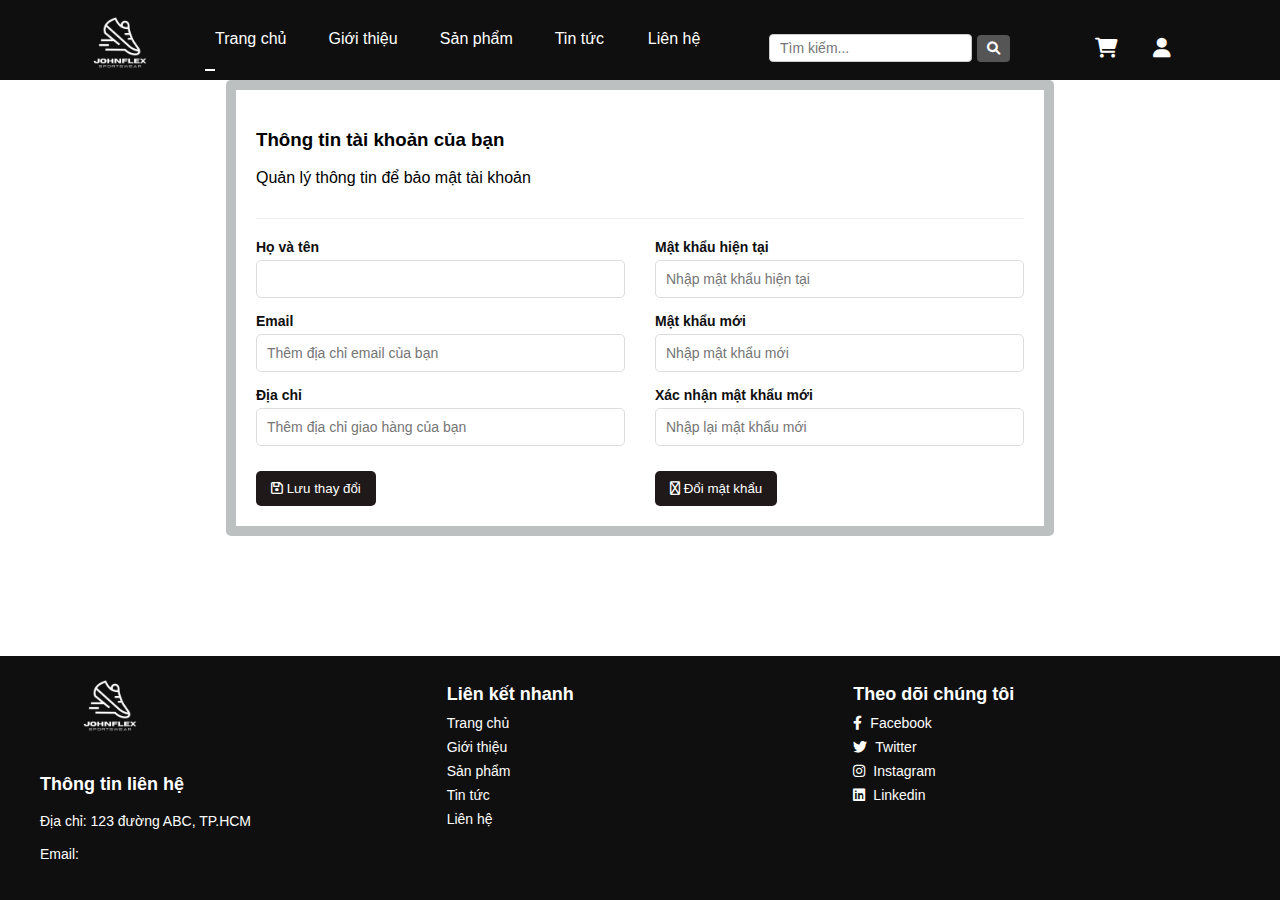
<file: auth/info.html>
<!DOCTYPE html>
<html lang="en">

<head>
    <meta charset="UTF-8">
    <meta name="viewport" content="width=device-width, initial-scale=1.0">
    <title>Trang chủ</title>
    <link href="https://cdnjs.cloudflare.com/ajax/libs/font-awesome/6.0.0-beta3/css/all.min.css" rel="stylesheet">

    <link rel="stylesheet" href="../public/css/style.css">


</head>

<body>
    <div class="wrapper">
        <header class="header">
            <div class="container">
                <!--Thanh menu  -->
                <nav class="navbar">
                    <a href="#" id="logo">
                        <img src="../public/images/logo.png" alt="logo">
                    </a>
                    <ul id="main-menu">
                        <li><a href="../public/index.html" class="active">Trang chủ</a></li>
                        <li><a href="../pages/about.html" class="">Giới thiệu</a></li>
                        <li><a href="#">Sản phẩm</a></li>
                        <li><a href="#">Tin tức</a></li>
                        <li><a href="#">Liên hệ</a></li>
                    </ul>
                    <!--Thanh tìm kiếm  -->
                    <div class="search-bar">
                        <input type="text" placeholder="Tìm kiếm..." />
                        <button type="submit"><i class="fas fa-search"></i></button>
                    </div>
                    <div class="right-icons">
                        <a href="#" class="cart-icon"><i class="fas fa-shopping-cart"></i></a>
                        <a href="#" class="user-icon"><i class="fas fa-user"></i></a>
                    </div>
                </nav>
            </div>
        </header>
        <main class="main">
            <div class="main-account">
                <div class="main-account-header">
                    <h3>Thông tin tài khoản của bạn</h3>
                    <p>Quản lý thông tin để bảo mật tài khoản</p>
                </div>
                <div class="main-account-body">
                    <div class="main-account-body-col">
                        <form action="" class="info-user">
                            <div class="form-group">
                                <label for="infoname" class="form-label">Họ và tên</label>
                                <input class="form-control" type="text" name="infoname" id="infoname" placeholder="">
                            </div>
                            <div class="form-group">
                                <label for="infoemail" class="form-label">Email</label>
                                <input class="form-control" type="email" name="infoemail" id="infoemail"
                                    placeholder="Thêm địa chỉ email của bạn">
                                <span class="inforemail-error form-message"></span>
                            </div>
                            <div class="form-group">
                                <label for="infoaddress" class="form-label">Địa chỉ</label>
                                <input class="form-control" type="text" name="infoaddress" id="infoaddress"
                                    placeholder="Thêm địa chỉ giao hàng của bạn">
                            </div>
                            <div>
                                <button id="save-info-user" onclick="changeInformation()">
                                    <i class="fa-regular fa-floppy-disk"></i> Lưu thay đổi
                                </button>
                            </div>
                        </form>
                    </div>
                    <div class="main-account-body-col">
                        <form action="" class="change-password">
                            <div class="form-group">
                                <label for="" class="form-label w60">Mật khẩu hiện tại</label>
                                <input class="form-control" type="password" name="" id="password-cur-info"
                                    placeholder="Nhập mật khẩu hiện tại">
                                <span class="password-cur-info-error form-message"></span>
                            </div>
                            <div class="form-group">
                                <label for="" class="form-label w60">Mật khẩu mới </label>
                                <input class="form-control" type="password" name="" id="password-after-info"
                                    placeholder="Nhập mật khẩu mới">
                                <span class="password-after-info-error form-message"></span>
                            </div>
                            <div class="form-group">
                                <label for="" class="form-label w60">Xác nhận mật khẩu mới</label>
                                <input class="form-control" type="password" name="" id="password-comfirm-info"
                                    placeholder="Nhập lại mật khẩu mới">
                                <span class="password-after-comfirm-error form-message"></span>
                            </div>
                            <div>
                                <button id="save-password" onclick="changePassword()">
                                    <i class="fa-regular fa-key"></i> Đổi mật khẩu
                                </button>
                            </div>
                        </form>
                    </div>

                </div>
            </div>
        </main>
        <footer class="footer">
            <div class="container">
                <div class="footer-left">
                    <a href="#" id="logo">
                        <img src="../public/images/logo.png" alt="logo">
                    </a>
                    <h3>Thông tin liên hệ</h3>
                    <p>Địa chỉ: 123 đường ABC, TP.HCM</p>
                    <p>Email:
                </div>
                <div class="footer-center">
                    <h3>Liên kết nhanh</h3>
                    <ul>
                        <li><a href="#">Trang chủ</a></li>
                        <li><a href="#">Giới thiệu</a></li>
                        <li><a href="#">Sản phẩm</a></li>
                        <li><a href="#">Tin tức</a></li>
                        <li><a href="#">Liên hệ</a></li>
                    </ul>
                </div>
                <div class="footer-right">
                    <h3>Theo dõi chúng tôi</h3>
                    <ul>
                        <li><a href="#"><i class="fab fa-facebook-f"></i>Facebook</a></li>
                        <li><a href="#"><i class="fab fa-twitter"></i>Twitter</a></li>
                        <li><a href="#"><i class="fab fa-instagram"></i>Instagram</a></li>
                        <li><a href="#"><i class="fab fa-linkedin"></i>Linkedin</a></li>
                    </ul>
                </div>
            </div>
        </footer>
    </div>
</body>

</html>
</file>
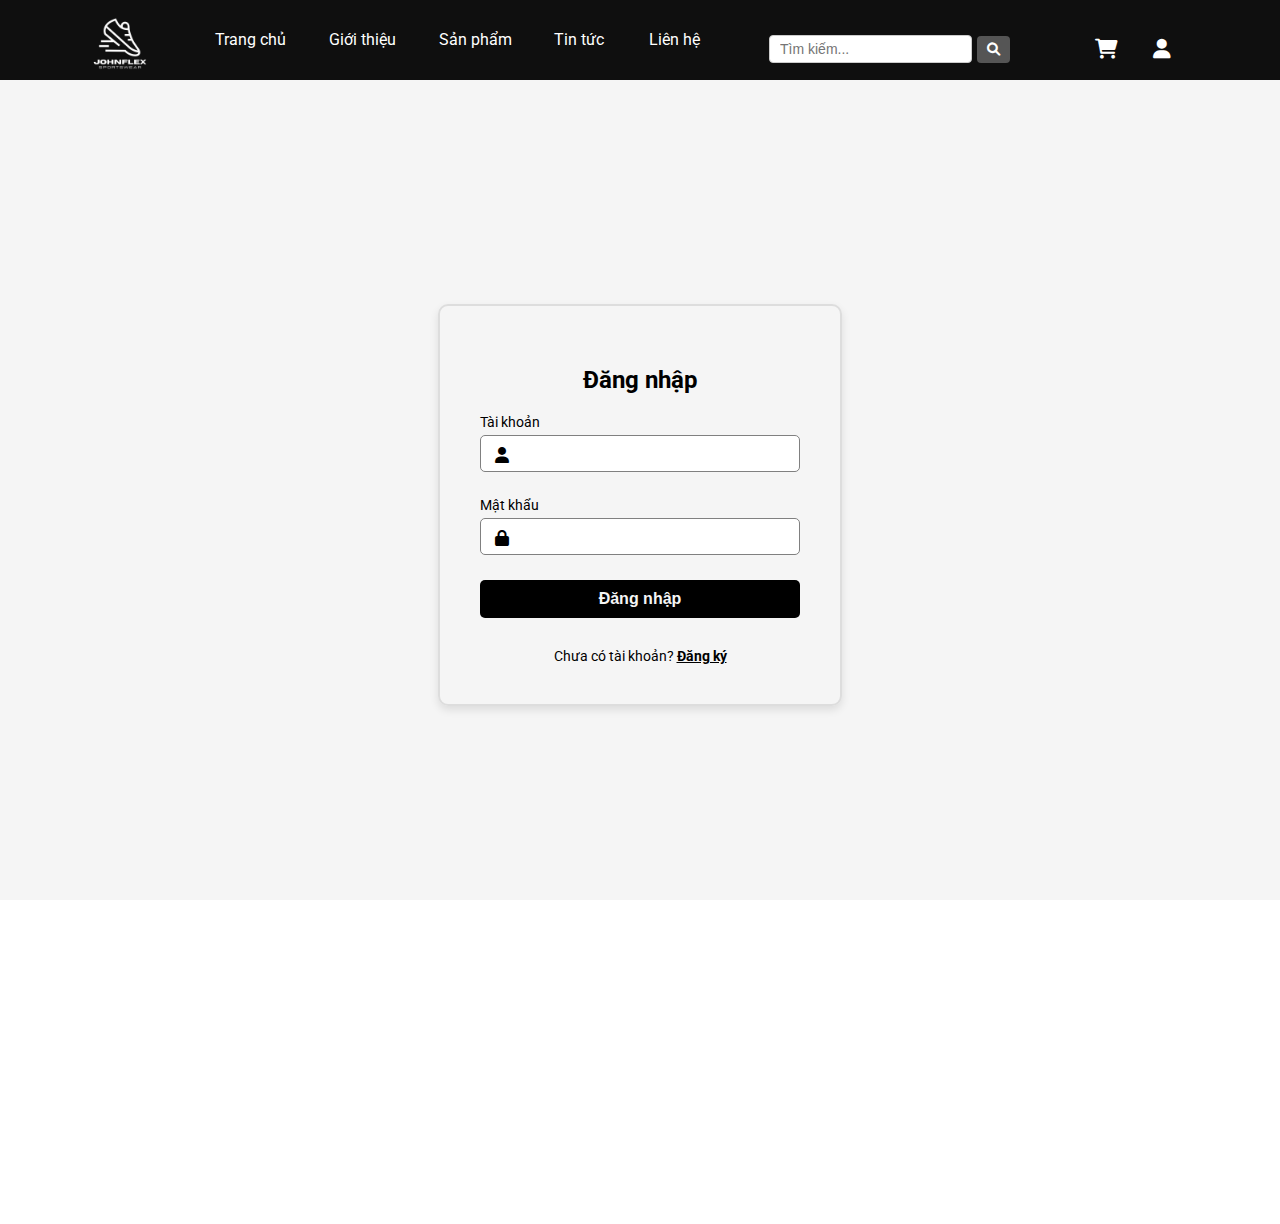
<file: auth/login.html>
<!DOCTYPE html>
<html lang="en">

<head>
    <meta charset="UTF-8">
    <meta name="viewport" content="width=device-width, initial-scale=1.0">
    <title>Đăng nhập</title>
    <link href="https://fonts.googleapis.com/css2?family=Roboto:wght@400;500;700&display=swap" rel="stylesheet">
    <link href="https://cdnjs.cloudflare.com/ajax/libs/font-awesome/6.0.0-beta3/css/all.min.css" rel="stylesheet">
    <link rel="stylesheet" href="../public/css/style.css">
    <style>
        .main-signin{
            background-color: whitesmoke;
            min-height: 100vh;
            display: flex;
            justify-content: center;
            align-items: center;
        }

        .formdangnhap{
            width: 25%;
            color: black;
            margin-bottom: 50px;
            text-align: center;
            padding: 40px;
            border-radius: 10px;
            box-shadow: 0 4px 8px rgba(0, 0, 0, 0.1);
            border: 2px solid #ddd;
        }

        .formdangnhap h1 {
            font-size: 28px;
            margin-bottom: 20px;
        }
        .formdangnhap label {
            display: block;
            text-align: left;
            font-size: 14px;
            margin-bottom: 5px;
        }

        .formdangnhap input {
            width: 100%;
            padding: 10px;
            padding: 10px 40px;
            border: 1px solid gray;
            background-color: white;
            color: black;
            border-radius: 5px;
            margin-bottom: 10px;
            box-sizing: border-box;
        }

        .formdangnhap .subm input {
            width: 100%;
            background-color: black;
            border: none;
            padding: 10px;
            color: whitesmoke;
            font-size: 16px;
            font-weight: bold;
            border-radius: 5px;
            cursor: pointer;
        }

        .formdangnhap .subm input:hover {
            background-color: rgb(198, 193, 193);
            color: black;
        }

        .formdangnhap .input-group {
            position: relative;
            margin-bottom: 15px;
        }

        .input-group label {
            display: block;
            margin-bottom: 5px;
            font-size: 14px;
            color: black;
        }



        /* Định dạng icon */
        .input-group i {
            position: absolute;
            left: 15px; /* Đẩy icon sang trái */
            top: 60%;
            transform: translateY(-50%);
            color: black;
        }


        .formdangnhap .signup-link {
            margin-top: 20px;
            font-size: 14px;
            text-align: center;
        }
        .formdangnhap .signup-link a {
            color: black;
            font-weight: bold;
        }

        .formdangnhap .signup-link a:hover {
            color: gray;
        }

        
    </style>
</head>

<body>
    <div class="wrapper">
        <header class="header">
            <div class="container">
                <!--Thanh menu  -->
                <nav class="navbar">
                    <a href="#" id="logo">
                        <img src="../public/images/logo.png" alt="logo">
                    </a>
                    <ul id="main-menu">
                        <li><a href="#">Trang chủ</a></li>
                        <li><a href="#">Giới thiệu</a></li>
                        <li><a href="#">Sản phẩm</a></li>
                        <li><a href="#">Tin tức</a></li>
                        <li><a href="#">Liên hệ</a></li>
                    </ul>
                    <!--Thanh tìm kiếm  -->
                    <div class="search-bar">
                        <input type="text" placeholder="Tìm kiếm..." />
                        <button type="submit"><i class="fas fa-search"></i></button>
                    </div>
                    <div class="right-icons">
                        <a href="#" class="cart-icon"><i class="fas fa-shopping-cart"></i></a>
                        <a href="#" class="user-icon"><i class="fas fa-user"></i></a>
                    </div>
                </nav>
            </div>
        </header>
        <main class="main-signin">
            <div class="formdangnhap">
                <form id="signin" name="signin" method="post" action="#">
                    <h2>Đăng nhập</h2>
                    <div class="input-group">
                        <label for="account">Tài khoản</label>
                        <i class="fas fa-user"></i>
                        <input name="account" id="account" type="text" required/>
                    </div>
                    
                    <div class="input-group">
                        <label for="password">Mật khẩu</label>
                        <i class="fas fa-lock"></i>
                        <input name="password" id="password" type="password" required/>
                    </div>                    
                    <div class="subm"><input type="submit" name="sub" id="sub" value="Đăng nhập"/></div>
                </form>
                <div class="signup-link">
                    Chưa có tài khoản? <a href="./register.html">Đăng ký</a>
                </div>
            </div>              
        </main>
        <footer class="footer">
            <div class="container">
                <div class="footer-left">
                    <a href="#" id="logo">
                        <img src="../public/images/logo.png" alt="logo">
                    </a>
                    <h3>Thông tin liên hệ</h3>
                    <p>Địa chỉ: 123 đường ABC, TP.HCM</p>
                    <p>Email:</p>
                </div>
                <div class="footer-center">
                    <h3>Liên kết nhanh</h3>
                    <ul>
                        <li><a href="#">Trang chủ</a></li>
                        <li><a href="#">Giới thiệu</a></li>
                        <li><a href="#">Sản phẩm</a></li>
                        <li><a href="#">Tin tức</a></li>
                        <li><a href="#">Liên hệ</a></li>
                    </ul>
                </div>
                <div class="footer-right">
                    <h3>Theo dõi chúng tôi</h3>
                    <ul>
                        <li><a href="#"><i class="fab fa-facebook-f"></i>Facebook</a></li>
                        <li><a href="#"><i class="fab fa-twitter"></i>Twitter</a></li>
                        <li><a href="#"><i class="fab fa-instagram"></i>Instagram</a></li>
                        <li><a href="#"><i class="fab fa-linkedin"></i>Linkedin</a></li>
                    </ul>
                </div>
            </div>
        </footer>
    </div>
</body>
</html>
</file>
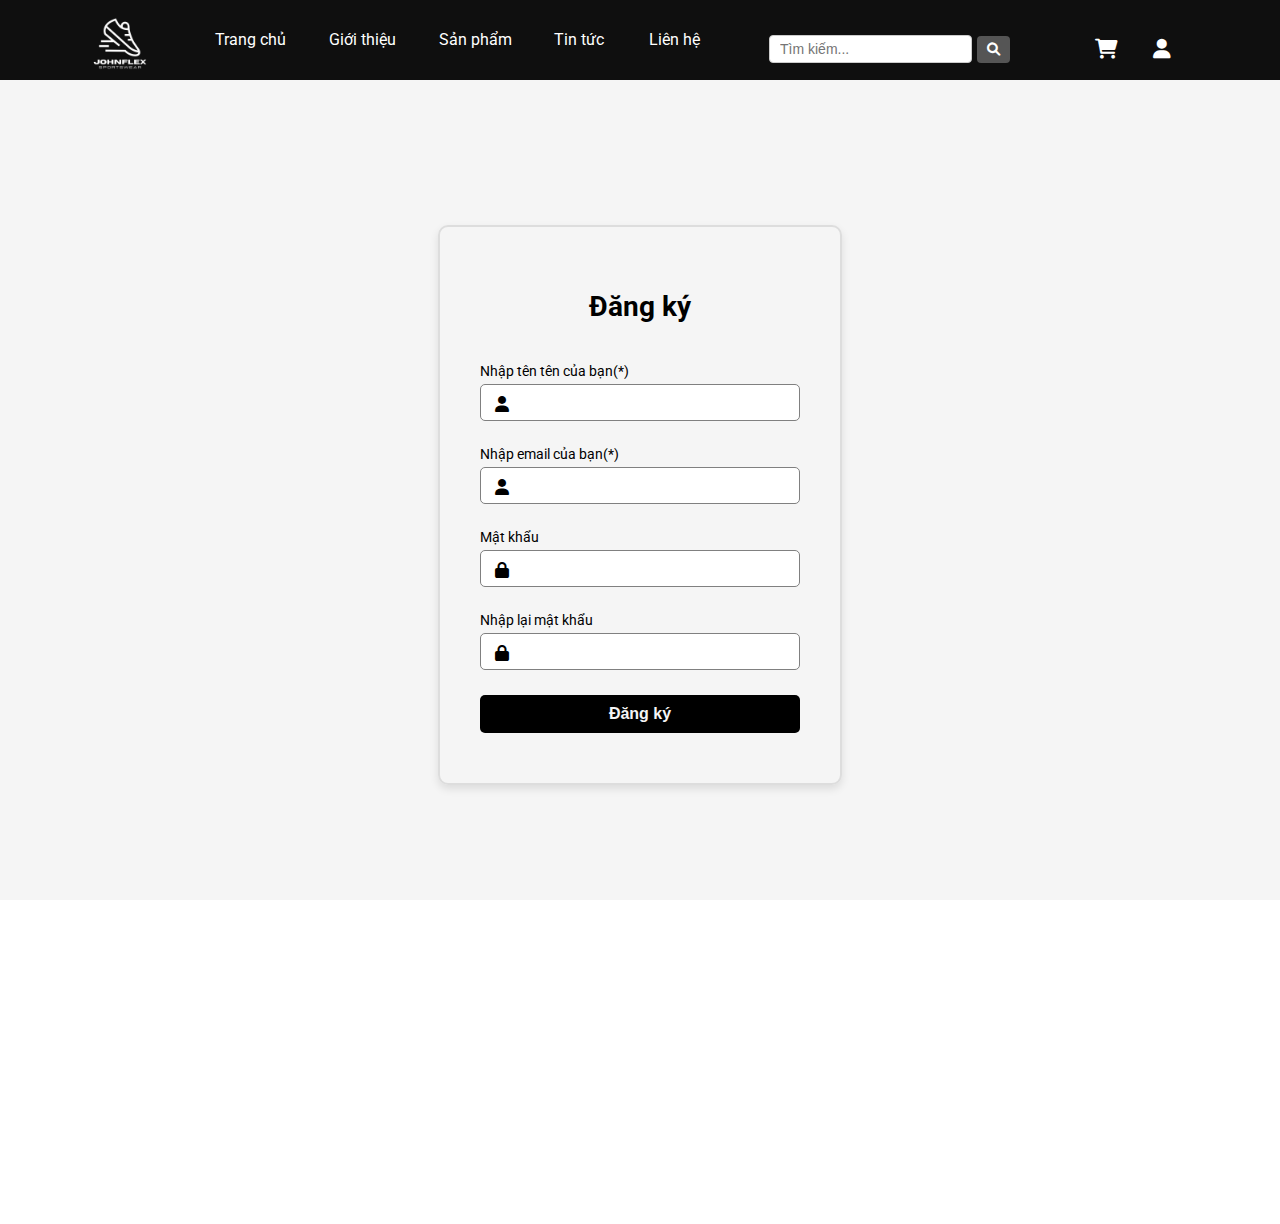
<file: auth/register.html>
<!DOCTYPE html>
<html lang="en">

<head>
    <meta charset="UTF-8">
    <meta name="viewport" content="width=device-width, initial-scale=1.0">
    <title>Đăng ký</title>
    <link href="https://fonts.googleapis.com/css2?family=Roboto:wght@400;500;700&display=swap" rel="stylesheet">
    <link href="https://cdnjs.cloudflare.com/ajax/libs/font-awesome/6.0.0-beta3/css/all.min.css" rel="stylesheet">
    <link rel="stylesheet" href="../public/css/style.css">
    <style>
        .main-signup {
            background-color: whitesmoke;
            min-height: 100vh;
            display: flex;
            justify-content: center;
            align-items: center;
        }

        .formdangky {
            width: 25%;
            color: black;
            margin-bottom: 50px;
            text-align: center;
            padding: 40px;
            border-radius: 10px;
            box-shadow: 0 4px 8px rgba(0, 0, 0, 0.1);
            border: 2px solid #ddd;
        }

        .formdangky h2 {
            font-size: 28px;
            margin-bottom: 40px;
        }

        .formdangky label {
            display: block;
            text-align: left;
            font-size: 14px;
            margin-bottom: 5px;
        }

        .formdangky input {
            width: 100%;
            padding: 10px 40px;
            border: 1px solid gray;
            background-color: white;
            color: black;
            border-radius: 5px;
            margin-bottom: 10px;
            box-sizing: border-box;
        }

        .formdangky .subm input {
            width: 100%;
            background-color: black;
            border: none;
            padding: 10px;
            color: whitesmoke;
            font-size: 16px;
            font-weight: bold;
            border-radius: 5px;
            cursor: pointer;
        }

        .formdangky .subm input:hover {
            background-color: rgb(198, 193, 193);
            color: black;
        }

        .input-group {
            position: relative;
            margin-bottom: 15px;
        }

        .input-group i {
            position: absolute;
            left: 15px;
            top: 60%;
            transform: translateY(-50%);
            color: black;
        }
    </style>
</head>

<body>
    <div class="wrapper">
        <header class="header">
            <div class="container">
                <!--Thanh menu  -->
                <nav class="navbar">
                    <a href="#" id="logo">
                        <img src="../public/images/logo.png" alt="logo">
                    </a>
                    <ul id="main-menu">
                        <li><a href="#">Trang chủ</a></li>
                        <li><a href="#">Giới thiệu</a></li>
                        <li><a href="#">Sản phẩm</a></li>
                        <li><a href="#">Tin tức</a></li>
                        <li><a href="#">Liên hệ</a></li>
                    </ul>
                    <!--Thanh tìm kiếm  -->
                    <div class="search-bar">
                        <input type="text" placeholder="Tìm kiếm..." />
                        <button type="submit"><i class="fas fa-search"></i></button>
                    </div>
                    <div class="right-icons">
                        <a href="#" class="cart-icon"><i class="fas fa-shopping-cart"></i></a>
                        <a href="#" class="user-icon"><i class="fas fa-user"></i></a>
                    </div>
                </nav>
            </div>
        </header>
        <main class="main-signup">
            <div class="formdangky">
                <form id="signup" name="signup" method="post" action="#">
                    <h2>Đăng ký</h2>
                    
                    <div class="input-group">
                        <label for="fullname">Nhập tên tên của bạn(*)</label>
                        <i class="fas fa-user"></i>
                        <input name="fullname" id="fullname" type="text" required />
                    </div>
                    
                    <div class="input-group">
                        <label for="email">Nhập email của bạn(*)</label>
                        <i class="fas fa-user"></i>
                        <input name="email" id="email" type="email" required />
                    </div>
                    
                    <div class="input-group">
                        <label for="password">Mật khẩu</label>
                        <i class="fas fa-lock"></i>
                        <input name="password" id="password" type="password" required />
                    </div>
                    
                    <div class="input-group">
                        <label for="confirm-password">Nhập lại mật khẩu</label>
                        <i class="fas fa-lock"></i>
                        <input name="confirm-password" id="confirm-password" type="password" required />
                    </div>
                    
                    <div class="subm">
                        <input type="submit" name="submit" id="submit" value="Đăng ký" />
                    </div>
                </form>
            </div>
        </main>
        <footer class="footer">
            <div class="container">
                <div class="footer-left">
                    <a href="#" id="logo">
                        <img src="../public/images/logo.png" alt="logo">
                    </a>
                    <h3>Thông tin liên hệ</h3>
                    <p>Địa chỉ: 123 đường ABC, TP.HCM</p>
                    <p>Email:
                </div>
                <div class="footer-center">
                    <h3>Liên kết nhanh</h3>
                    <ul>
                        <li><a href="#">Trang chủ</a></li>
                        <li><a href="#">Giới thiệu</a></li>
                        <li><a href="#">Sản phẩm</a></li>
                        <li><a href="#">Tin tức</a></li>
                        <li><a href="#">Liên hệ</a></li>
                    </ul>
                </div>
                <div class="footer-right">
                    <h3>Theo dõi chúng tôi</h3>
                    <ul>
                        <li><a href="#"><i class="fab fa-facebook-f"></i>Facebook</a></li>
                        <li><a href="#"><i class="fab fa-twitter"></i>Twitter</a></li>
                        <li><a href="#"><i class="fab fa-instagram"></i>Instagram</a></li>
                        <li><a href="#"><i class="fab fa-linkedin"></i>Linkedin</a></li>
                    </ul>
                </div>
            </div>
        </footer>
    </div>
</body>

</html>
</file>
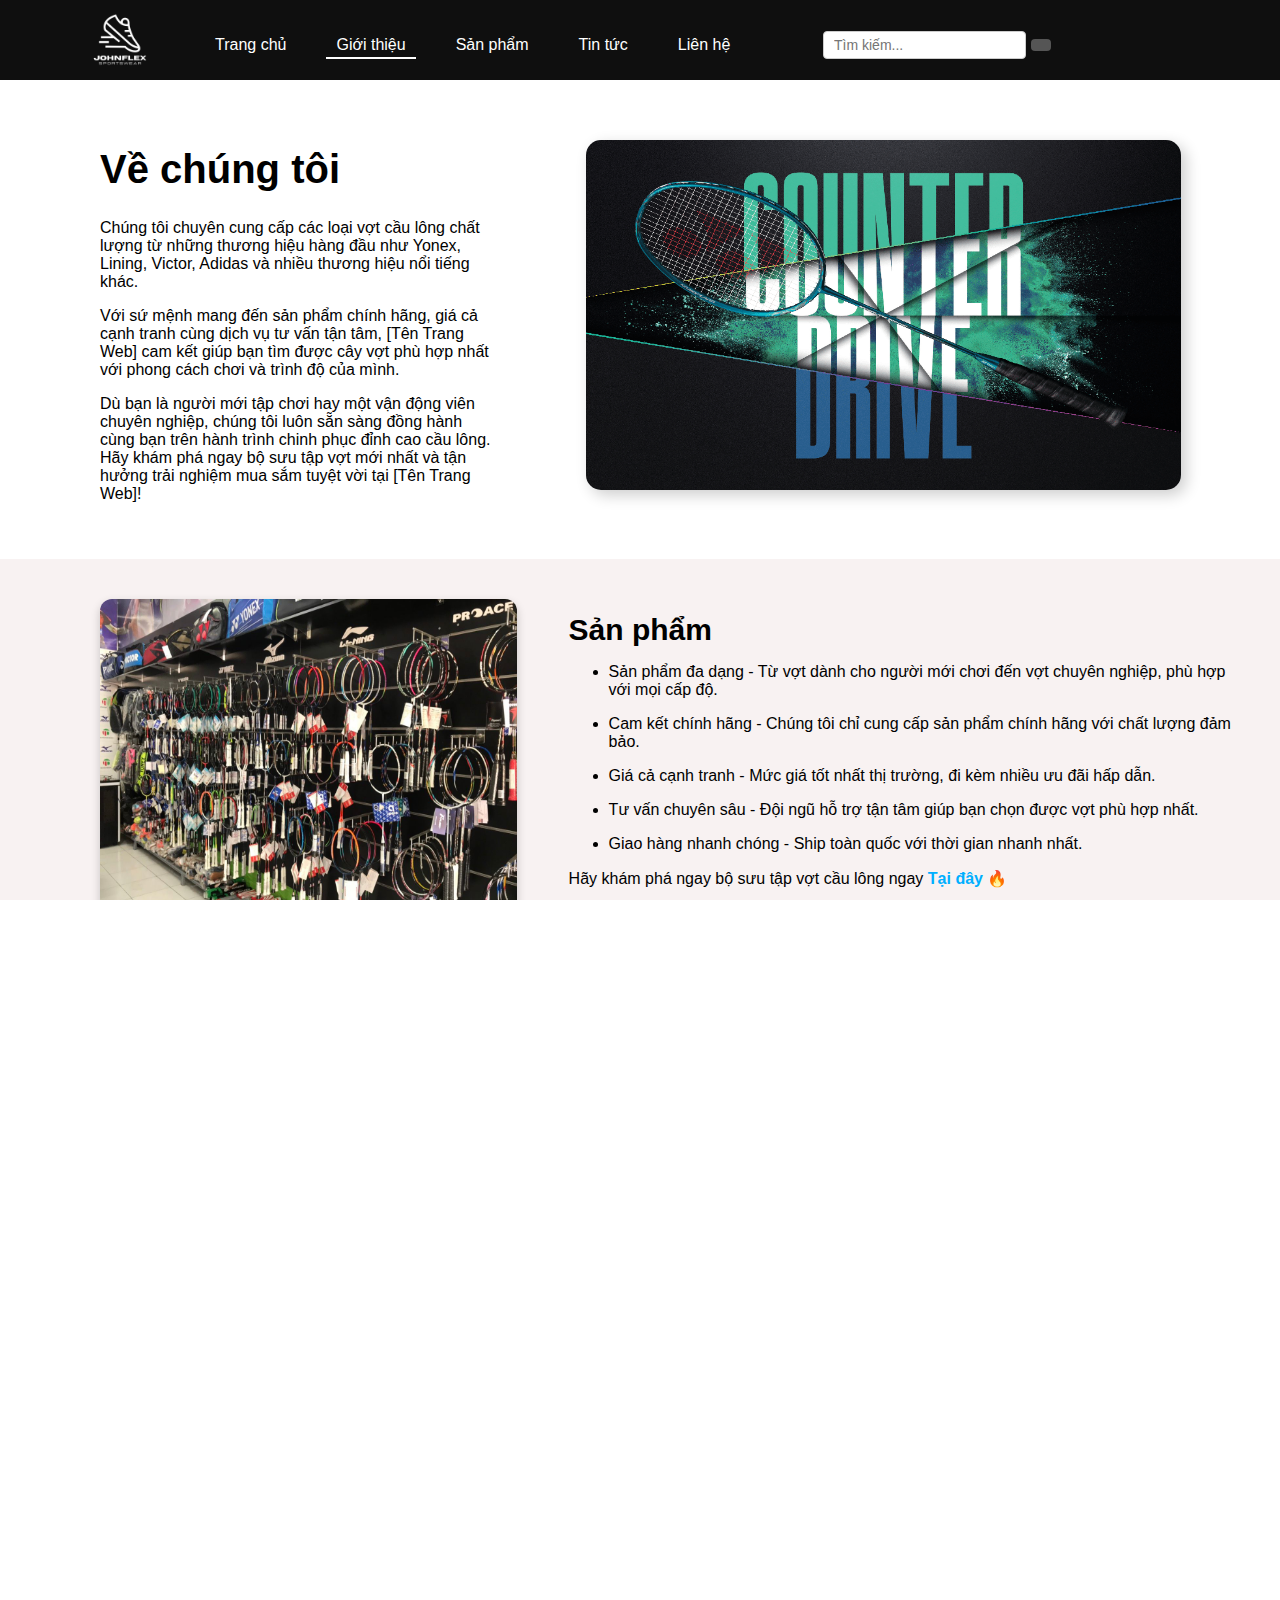
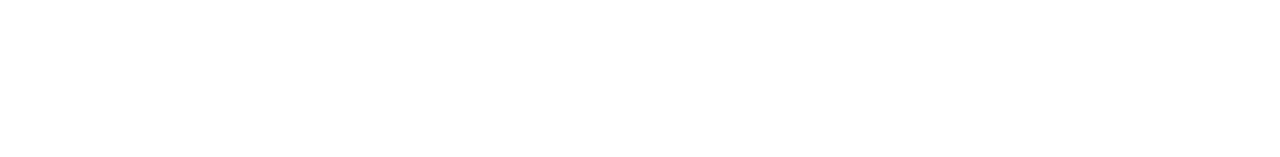
<file: pages/about.html>
<!DOCTYPE html>
<html lang="en">

<head>
    <meta charset="UTF-8">
    <meta name="viewport" content="width=device-width, initial-scale=1.0">
    <title>Giới thiệu</title>

    <link rel="stylesheet" href="../public/css/style.css">

</head>

<body>
    <div class="wrapper">
        <header class="header">
            <div class="container">
                <!--Thanh menu  -->
                <nav class="navbar">
                    <a href="#" id="logo">
                        <img src="/public/images/logo.png" alt="logo">

                    </a>
                    <ul id="main-menu">
                        <li><a href="../public/index.html" class="">Trang chủ</a></li>
                        <li><a href="../pages/about.html" class="">Giới thiệu</a></li>
                        <li><a href="../pages/products.html">Sản phẩm</a></li>
                        <li><a href="#">Tin tức</a></li>
                        <li><a href="../pages/contact.html">Liên hệ</a></li>
                    </ul>
                    <script>
                        // Lấy tên trang hiện tại (VD: index.html, about.html)
                        const currentPage = window.location.pathname.split("/").pop();

                        // Lấy tất cả link trong menu
                        const navLinks = document.querySelectorAll('#main-menu a');

                        // Duyệt qua từng link để so sánh
                        navLinks.forEach(link => {
                            const linkHref = link.getAttribute("href").split("/").pop();

                            if (linkHref === currentPage) {
                                link.classList.add("active");
                            }
                        });
                    </script>

                    <!--Thanh tìm kiếm  -->
                    <div class="search-bar">
                        <input type="text" placeholder="Tìm kiếm..." />
                        <button type="submit"><i class="ti-search"></i></button>
                    </div>
                    <div class="right-icons">
                        <a href="#" class="cart-icon"><i class="ti-shopping-cart"></i></a>
                        <div class="user-menu">
                            <a href="#" class="user-icon"><i class="ti-user"></i></a>
                            <ul class="dropdown-menu">
                                <li><a href="#"><i class="ti-user"></i> Thông tin người dùng</a></li>
                                <li><a href="#"><i class="ti-power-off"></i> Đăng xuất</a></li>
                            </ul>
                        </div>
                        <script>// Lấy phần tử user-menu
                        </script>

                    </div>
                </nav>
            </div>
        </header>
        <main class="main">
            <div class="container">
                <div class="gioi-thieu-about">
                    <div class="noi-dung-gioi-thieu-about">
                        <h1>Về chúng tôi</h1>
                        <p>Chúng tôi chuyên cung cấp các loại vợt cầu lông chất lượng từ những thương hiệu hàng
                            đầu như Yonex, Lining, Victor, Adidas và nhiều thương hiệu nổi tiếng khác.</p>
                        <p>Với sứ mệnh mang đến sản phẩm chính hãng, giá cả cạnh tranh cùng dịch vụ tư vấn tận tâm,
                            [Tên Trang Web] cam kết giúp bạn tìm được cây vợt phù hợp nhất với phong cách chơi và trình
                            độ của mình.</p>
                        <p>Dù bạn là người mới tập chơi hay một vận động viên chuyên nghiệp, chúng tôi luôn sẵn sàng
                            đồng hành cùng bạn trên hành trình chinh
                            phục đỉnh cao cầu lông. Hãy khám phá ngay bộ sưu tập vợt mới nhất và tận hưởng trải nghiệm
                            mua sắm tuyệt vời tại [Tên Trang Web]!</p>
                    </div>
                    <div class="anh-gioi-thieu-about">
                        <img src="../public/images/introduct-in-about.webp" alt="">
                    </div>
                </div>
                <div class="about-san-pham">
                    <div class="anh-san-pham-about">
                        <img src="../public/images/product-vdntdz-about.jpg" alt="">
                    </div>
                    <div class="noi-dung-san-pham-about">
                        <h2>Sản phẩm</h2>
                        <ul>
                            <li>
                                <p>Sản phẩm đa dạng - Từ vợt dành cho người mới chơi đến vợt chuyên nghiệp, phù hợp với
                                    mọi cấp độ.</p>
                            </li>
                            <li>
                                <p>Cam kết chính hãng - Chúng tôi chỉ cung cấp sản phẩm chính hãng với chất lượng đảm
                                    bảo.</p>
                            </li>
                            <li>
                                <p>Giá cả cạnh tranh - Mức giá tốt nhất thị trường, đi kèm nhiều ưu đãi hấp dẫn.</p>
                            </li>
                            <li>
                                <p>Tư vấn chuyên sâu - Đội ngũ hỗ trợ tận tâm giúp bạn chọn được vợt phù hợp nhất.</p>
                            </li>
                            <li>
                                <p>Giao hàng nhanh chóng - Ship toàn quốc với thời gian nhanh nhất.</p>
                            </li>
                        </ul>
                        <p>Hãy khám phá ngay bộ sưu tập vợt cầu lông ngay <a href="#">Tại đây 🔥</a></p>
                    </div>
                </div>
                <h2 class="center-about-lien-he">Thành viên trung tâm</h2>
                <div class="row-about">
                    <div class="column-about">
                        <div class="card-about">
                            <img class="anh-thanh-vien-about" src="../public/images/introduct-in-about.webp" alt="">
                            <div class="container-about">
                                <h3>Bùi Tiến Vỹ</h3>
                                <p class="title-about">Tư vấn</p>
                                <p>Tư vấn khách hàng về các loại vợt, phụ kiện cầu lông.</p>
                                <p>TienVy@gmail.com</p>
                                <p><button class="button-about">Liên hệ</button></p>
                            </div>
                        </div>
                    </div>
                    <div class="column-about">
                        <div class="card-about">
                            <img class="anh-thanh-vien-about" src="../public/images/introduct-in-about.webp"
                                alt="anh ca nhan">
                            <div class="container-about">
                                <h3>Võ Cao Tấn Ngọc</h3>
                                <p class="title-about">Kỹ thuật</p>
                                <p>Kiểm tra, sửa chữa các lỗi trên vợt như nứt, gãy, hư dây đan.</p>
                                <p>TanNgoc@gmail.com</p>
                                <p><button class="button-about">Liên hệ</button></p>
                            </div>
                        </div>
                    </div>
                    <div class="column-about">
                        <div class="card-about">
                            <img class="anh-thanh-vien-about" src="../public/images/introduct-in-about.webp"
                                alt="anh ca nhan">
                            <div class="container-about">
                                <h3>Đinh Quốc Đạt</h3>
                                <p class="title-about">Thu ngân</p>
                                <p>Xuất hóa đơn, kiểm tra các giao dịch.</p>
                                <p>QuocDat@gmail.com</p>
                                <p><button class="button-about">Liên hệ</button></p>
                            </div>
                        </div>
                    </div>
                    <div class="column-about">
                        <div class="card-about">
                            <img class="anh-thanh-vien-about" src="../public/images/introduct-in-about.webp"
                                alt="anh ca nhan">
                            <div class="container-about">
                                <h3>Trần Minh Thái</h3>
                                <p class="title-about">Chăm sóc khách hàng</p>
                                <p>Giải quyết khiếu nại và phản hồi của khách hàng.</p>
                                <p>MinhThai@gmail.com</p>
                                <p><button class="button-about">Liên hệ</button></p>
                            </div>
                        </div>
                    </div>
                </div>
            </div>
        </main>
        <footer class="footer">
            <div class="container">
                <div class="footer-left">
                    <a href="#" id="logo">
                        <img src="../public/images/logo.png" alt="logo">
                    </a>
                    <h3>Thông tin liên hệ</h3>
                    <p>Địa chỉ: 123 đường ABC, TP.HCM</p>
                    <p>Email:
                </div>
                <div class="footer-center">
                    <h3>Liên kết nhanh</h3>
                    <ul>
                        <li><a href="#">Trang chủ</a></li>
                        <li><a href="#">Giới thiệu</a></li>
                        <li><a href="#">Sản phẩm</a></li>
                        <li><a href="#">Tin tức</a></li>
                        <li><a href="#">Liên hệ</a></li>
                    </ul>
                </div>
                <div class="footer-right">
                    <h3>Theo dõi chúng tôi</h3>
                    <ul>
                        <li><a href="#"><i class="fab fa-facebook-f"></i>Facebook</a></li>
                        <li><a href="#"><i class="fab fa-twitter"></i>Twitter</a></li>
                        <li><a href="#"><i class="fab fa-instagram"></i>Instagram</a></li>
                        <li><a href="#"><i class="fab fa-linkedin"></i>Linkedin</a></li>
                    </ul>
                </div>
            </div>
        </footer>
    </div>
</body>

</html>
</file>
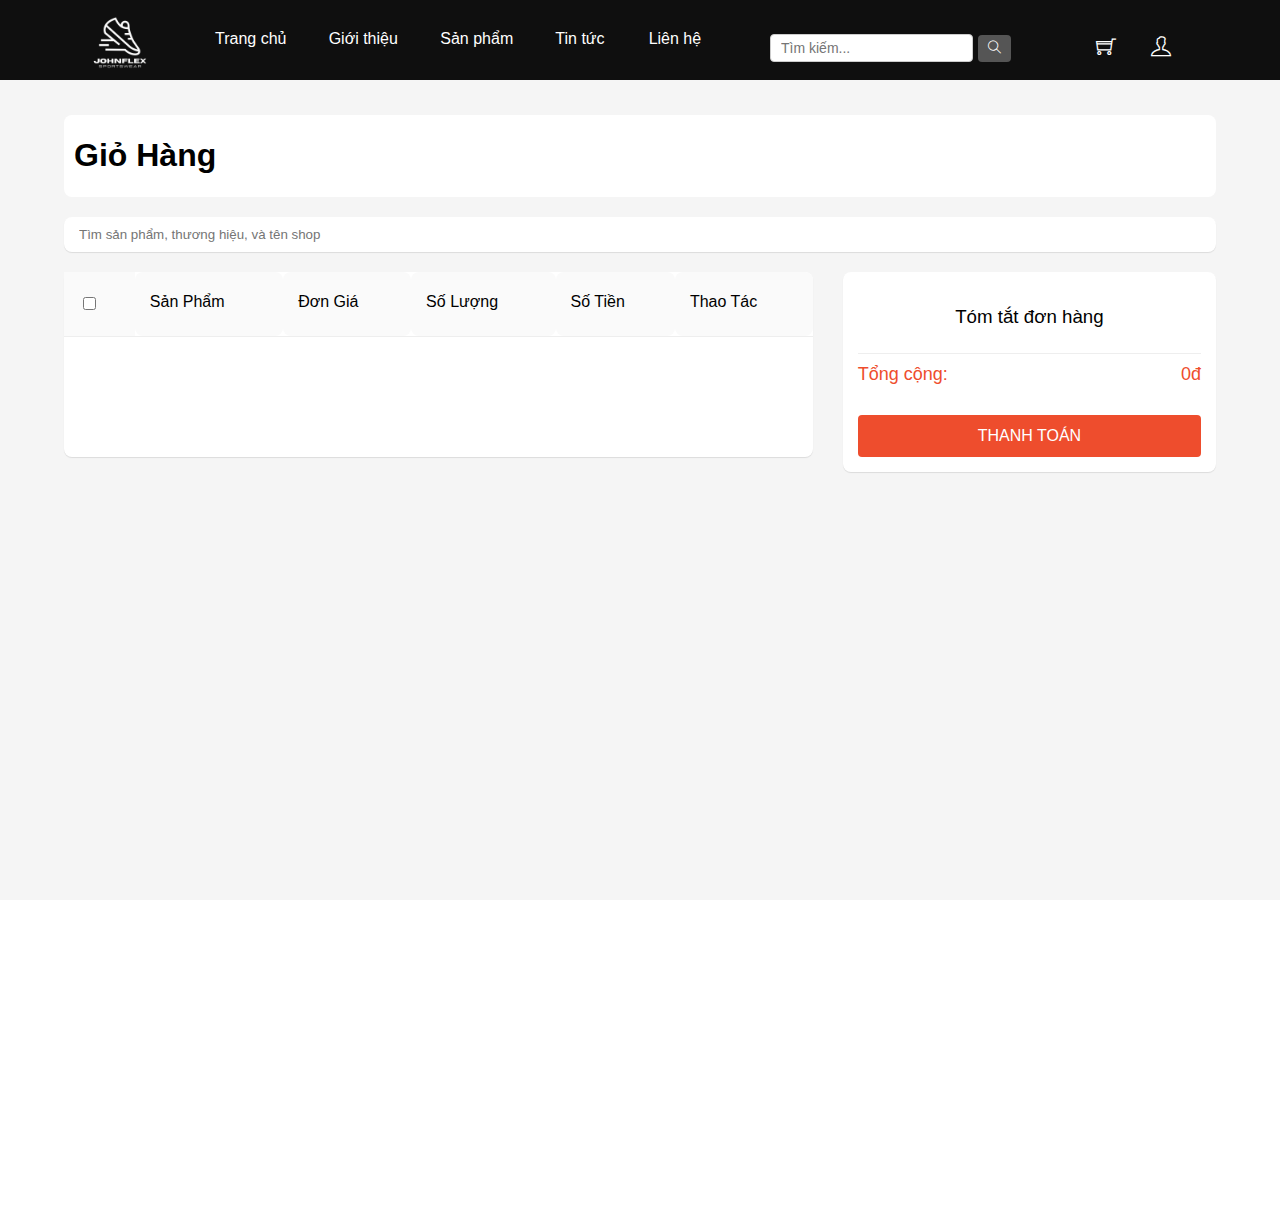
<file: pages/cart.html>
<!DOCTYPE html>
<html lang="en">

<head>
    <meta charset="UTF-8">
    <meta name="viewport" content="width=device-width, initial-scale=1.0">
    <title>Giỏ hàng</title>
    <link rel="stylesheet" href="../public/themify-icons/themify-icons.css">
    <link rel="stylesheet" href="../public/css/style.css">
    <link rel="stylesheet" href="../public/css/cart.css">
</head>

<body class="">
    <div class="wrapper" style="background-color: #f5f5f5;">
        <header class="header">
            <div class="container">
                <!--Thanh menu  -->
                <nav class="navbar">
                    <a href="#" id="logo">
                        <img src="../public/images/logo.png" alt="logo">
                    </a>
                    <ul id="main-menu">
                        <li><a href="#">Trang chủ</a></li>
                        <li><a href="#">Giới thiệu</a></li>
                        <li><a href="#">Sản phẩm</a></li>
                        <li><a href="#">Tin tức</a></li>
                        <li><a href="#">Liên hệ</a></li>
                    </ul>
                    <!--Thanh tìm kiếm  -->
                    <div class="search-bar">
                        <input type="text" placeholder="Tìm kiếm..." />
                        <button type="submit"><i class="ti-search"></i></button>
                    </div>
                    <div class="right-icons">
                        <a href="#" class="cart-icon"><i class="ti-shopping-cart"></i></a>
                        <div class="user-menu">
                            <a href="#" class="user-icon"><i class="ti-user"></i></a>
                            <ul class="dropdown-menu">
                                <li><a href="#"><i class="ti-user"></i> Thông tin người dùng</a></li>
                                <li><a href="#"><i class="ti-power-off"></i> Đăng xuất</a></li>
                            </ul>
                        </div>
                        <script>// Lấy phần tử user-menu
                        </script>

                    </div>
                </nav>
            </div>
        </header>
        <main class="main-cart">
            <div class="main_cart-container">
                <div id="name_giohang">
                    <h1>Giỏ Hàng</h1>
                </div>

                <div class="search-cart">
                    <input type="text" placeholder="Tìm sản phẩm, thương hiệu, và tên shop">
                </div>

                <div class="class-cart_content">
                    <table class="product-table">
                        <thead>
                            <tr>
                                <td align="left" bgcolor="fafafa"><input id="chonhet" type="checkbox" aria-label="Chọn tất cả"></td>
                                <th>Sản Phẩm</th>
                                <th>Đơn Giá</th>
                                <th>Số Lượng</th>
                                <th>Số Tiền</th>
                                <th>Thao Tác</th>
                            </tr>
                        </thead>
                        <tbody>
                            <tr class="san-pham-items">
                                <td><input type="checkbox" class="product-checkbox" name="chon" value=""></td>
                                <td>
                                    <div class="product-item">
                                        <img src="../public/images/san-pham.jpg" alt="Vợt" class="product-image">
                                        <div class="product-info">
                                            <div class="product-name">Vợt cầu lông Yonex Astrox 99</div>
                                        </div>
                                    </div>
                                </td>
                                <td class="price">429.000đ</td>
                                <td>
                                    <div class="quantity-control">
                                        <button class="quantity-btn-minus">-</button>
                                        <input type="text" value="1" class="quantity-input">
                                        <button class="quantity-btn-plus">+</button>
                                    </div>
                                </td>
                                <td class="price">429.000đ</td>
                                <td class="close-cart_item">
                                    <button class="action-btn">
                                        <span>Xóa</span>
                                    </button>
                                </td>
                            </tr>
                        </tbody>
                    </table>
                    <div class="summary">
                        <h3 class="summary-title">Tóm tắt đơn hàng</h3>
                        <div class="summary-row summary-total">
                            <div><span>Tổng cộng:</span></div>
                            <div class="total-sum"><span>5.340.000đ</span></div>
                        </div>
                        <button class="checkout-btn">THANH TOÁN</button>
                    </div>
                </div>
            </div>

            
        </main>
        <footer class="footer">
            <div class="container">
                <div class="footer-left">
                    <a href="#" id="logo">
                        <img src="../public/images/logo.png" alt="logo">
                    </a>
                    <h3>Thông tin liên hệ</h3>
                    <p>Địa chỉ: 123 đường ABC, TP.HCM</p>
                    <p>Email:
                </div>
                <div class="footer-center">
                    <h3>Liên kết nhanh</h3>
                    <ul>
                        <li><a href="#">Trang chủ</a></li>
                        <li><a href="#">Giới thiệu</a></li>
                        <li><a href="#">Sản phẩm</a></li>
                        <li><a href="#">Tin tức</a></li>
                        <li><a href="#">Liên hệ</a></li>
                    </ul>
                </div>
                <div class="footer-right">
                    <h3>Theo dõi chúng tôi</h3>
                    <ul>
                        <li><a href="#"><i class="fab fa-facebook-f"></i>Facebook</a></li>
                        <li><a href="#"><i class="fab fa-twitter"></i>Twitter</a></li>
                        <li><a href="#"><i class="fab fa-instagram"></i>Instagram</a></li>
                        <li><a href="#"><i class="fab fa-linkedin"></i>Linkedin</a></li>
                    </ul>
                </div>
            </div>
        </footer>
    </div>
    <div class="cart-side">
        <div class="container-cart">
            <div class="header_cart-side">
                <div class="header_cart">
                    <h1>Giỏ hàng</h1>
                </div>
                <div class="close_cart-side">
                    <p>Đóng<img src="../public/themify-icons/SVG/close.svg"></p>
                </div>
            </div>
            <div class="detail-side">
                <!-- <div class="detail_cart-side">
                    <img src="../public/images/san-pham.jpg" alt="Vợt" class="product-image">
                    <div class="item-info">
                        <div class="item-name">VỢT CẦU LÔNG YONEX ARCSABER 0</div>
                        <div class="item-quantity"><span style="color: red;">1</span> × 560.000đ</div>
                    </div>
                </div> -->
            </div>
            <div class="total-cart-side">
                <div>TỔNG TIỀN:</div>
                <div>560.000đ</div>
            </div>
            <div class="cart-buttons">
                <button class="view-cart-btn">XEM GIỎ HÀNG</button>
                <button class="checkout-cart-btn">THANH TOÁN</button>
            </div>
        </div>
    </div>
    <script src="../public/js/cart2.js"></script>
</body>

</html>
</file>
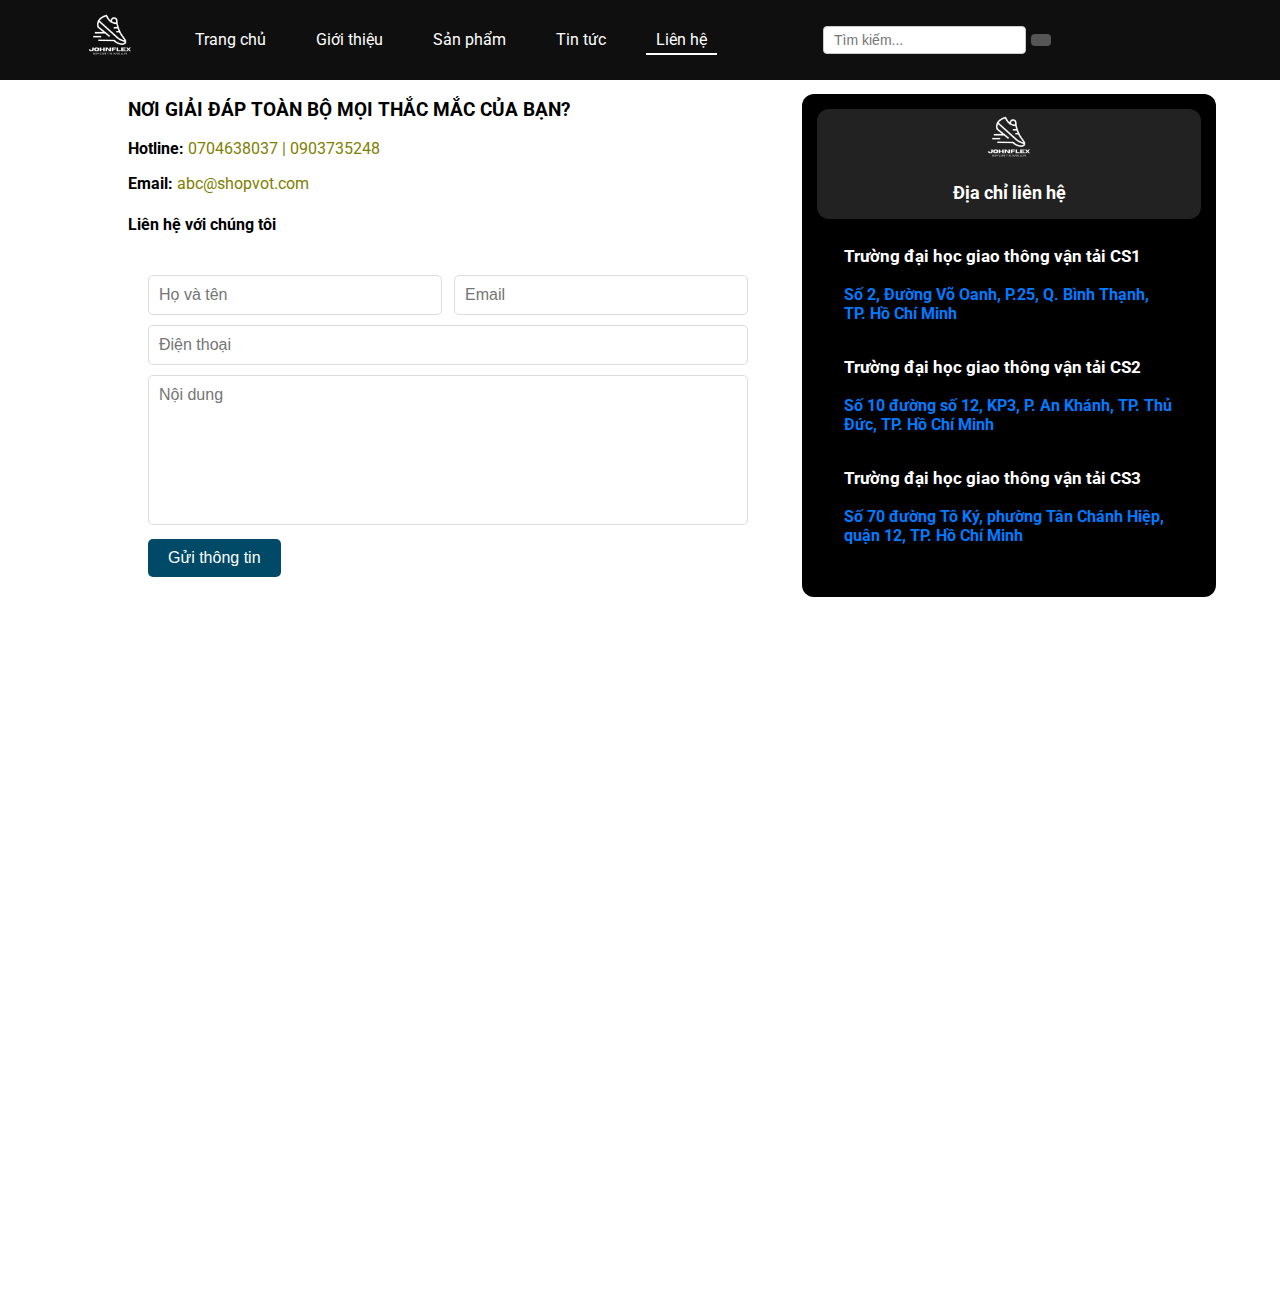
<file: pages/contact.html>
<!DOCTYPE html>
<html lang="en">

<head>
    <meta charset="UTF-8">
    <meta name="viewport" content="width=device-width, initial-scale=1.0">
    <title>Liên hệ</title>
    <link href="https://fonts.googleapis.com/css2?family=Roboto:wght@400;500;700&display=swap" rel="stylesheet">
    <link href="https://cdnjs.cloudflare.com/ajax/libs/font-awesome/6.0.0-beta3/css/all.min.css" rel="stylesheet">
    <link rel="stylesheet" href="../public/css/style.css">
    <style>
        .main-lienhe .khung {
            width: 50%;
            margin-left: 10%;
            margin-bottom: 10px;
            float: left;
        }


        .main-lienhe .khung-phai {
            width: 30%;
            float: right;
            background-color: black;
            border-radius: 12px;
            padding: 15px;
            margin-right: 5%;
            margin-top: 14px
        }

        /* Phần chứa logo */
        .logo-container {
            background-color: #232222;
            width: 100%;
            height: 110px;
            display: flex;
            flex-direction: column;
            align-items: center;
            justify-content: center;
            border-radius: 12px 12px 12px 12px;
            box-sizing: border-box;
        }

        #logo img {
            max-width: 80px;
            height: auto;
        }

        .menu-title {
            color: white;
            font-size: 18px;
            font-weight: bold;
            text-align: center;
            margin-top: 5px;
        }

        /* Danh sách chi nhánh */
        .chinhanh {
            padding: 15px;
        }

        .chinhanh ul {
            list-style: none;
            padding: 0;
            margin: 0;
        }

        .chinhanh li {
            background: black;
            padding: 12px;
            margin-bottom: 10px;
            border-radius: 8px;
            font-size: 16px;
        }

        .chinhanh a {
            color: #007bff;
            /* Màu xanh của Google Maps */
            text-decoration: none;
            /* Bỏ gạch chân */
            font-weight: bold;
            transition: color 0.3s, transform 0.2s;
            display: inline-block;
        }

        .chinhanh a:hover {
            color: #0056b3;
            /* Màu xanh đậm hơn khi hover */
            transform: scale(1.05);
            /* Hiệu ứng phóng to nhẹ */
        }

        .chinhanh a:active {
            color: #003d80;
            /* Khi bấm vào sẽ tối màu hơn */
        }


        .chinhanh li b {
            color: white;
            font-size: 17px;
        }

        .chinhanh li br {
            display: block;
            content: "";
            margin-bottom: 5px;
        }


        /* Định dạng chung cho form */
        .group_contact {
            max-width: 600px;
            padding: 20px;
            border-radius: 10px;
            background-color: #fff;
            margin: auto;

        }


        /* Định dạng input và textarea */
        .group_contact .row input,
        .group_contact .row textarea {
            width: 100%;
            padding: 10px;
            border: 1px solid #ddd;
            border-radius: 5px;
            font-size: 16px;
            outline: none;
            box-sizing: border-box;
        }

        #formhoten input {
            width: 49%;
            float: left;
        }

        #formmail input {
            width: 49%;
            float: right;
        }

        .clearfix {
            clear: both;
        }

        /* Khoảng cách giữa các ô nhập */
        .form2 {
            margin-top: 10px;

        }

        /* Chỉnh textarea */
        .form2 textarea {
            width: 100%;
            height: 150px;
            resize: none;
            font-family: Arial, sans-serif;
        }

        /* Định dạng nút gửi */
        .sub {
            margin-top: 10px;
        }

        .sub button {
            background-color: #004a67;
            color: white;
            border: none;
            padding: 10px 20px;
            font-size: 16px;
            border-radius: 5px;
            cursor: pointer;
        }

        .sub button:hover {
            background-color: #00384d;
        }

        .bando .map-frame {
            width: 85%;
            height: 450px;
            border: 0;
            margin-top: 10px;
            margin-left: 10%;
            margin-bottom: 10px;
            margin-right: 5%;
            box-sizing: border-box;
            clear: both;
        }
    </style>
</head>

<body>
    <div class="wrapper">
        <header class="header">
            <div class="container">
                <!--Thanh menu  -->
                <nav class="navbar">
                    <a href="#" id="logo">
                        <img src="/public/images/logo.png" alt="logo">
                    </a>
                    <ul id="main-menu">
                        <li><a href="../public/index.html" class="">Trang chủ</a></li>
                        <li><a href="../pages/about.html" class="">Giới thiệu</a></li>
                        <li><a href="../pages/products.html">Sản phẩm</a></li>
                        <li><a href="#">Tin tức</a></li>
                        <li><a href="../pages/contact.html">Liên hệ</a></li>
                    </ul>
                    <script>
                        // Lấy tên trang hiện tại (VD: index.html, about.html)
                        const currentPage = window.location.pathname.split("/").pop();

                        // Lấy tất cả link trong menu
                        const navLinks = document.querySelectorAll('#main-menu a');

                        // Duyệt qua từng link để so sánh
                        navLinks.forEach(link => {
                            const linkHref = link.getAttribute("href").split("/").pop();

                            if (linkHref === currentPage) {
                                link.classList.add("active");
                            }
                        });
                    </script>

                    <!--Thanh tìm kiếm  -->
                    <div class="search-bar">
                        <input type="text" placeholder="Tìm kiếm..." />
                        <button type="submit"><i class="ti-search"></i></button>
                    </div>
                    <div class="right-icons">
                        <a href="#" class="cart-icon"><i class="ti-shopping-cart"></i></a>
                        <div class="user-menu">
                            <a href="#" class="user-icon"><i class="ti-user"></i></a>
                            <ul class="dropdown-menu">
                                <li><a href="#"><i class="ti-user"></i> Thông tin người dùng</a></li>
                                <li><a href="#"><i class="ti-power-off"></i> Đăng xuất</a></li>
                            </ul>
                        </div>
                        <script>// Lấy phần tử user-menu
                        </script>

                    </div>
                </nav>
            </div>
        </header>
        <main class="main-lienhe">
            <div class="khung">
                <div class="nd1">
                    <h3>NƠI GIẢI ĐÁP TOÀN BỘ MỌI THẮC MẮC CỦA BẠN?</h3>
                    <div>
                        <p><b>Hotline:</b> <span style="color: olive;">0704638037 | 0903735248</span></p>
                    </div>
                    <div>
                        <p><b>Email:</b> <span style="color: olive;">abc@shopvot.com</span></p>
                    </div>
                </div>
                <div class="form-contact">
                    <div class="containermt-4">
                        <h4 class="mb-3">Liên hệ với chúng tôi</h4>
                        <form accept-charset="UTF-8" action="contact" method="post" class="has-validation-callback">
                            <input name="act" type="hidden" value="gui">

                            <div class="group_contact">
                                <div class="row">
                                    <div id="hang1">
                                        <div id="formhoten">
                                            <input placeholder="Họ và tên" type="text" class="form-control" name="ten"
                                                required>
                                        </div>
                                        <div id="formmail">
                                            <input placeholder="Email" type="email" class="form-control" name="email"
                                                required>
                                        </div>
                                    </div>
                                    <div class="clearfix"></div> <!-- Thêm dòng này -->
                                    <div class="form2">
                                        <input placeholder="Điện thoại" type="tel" class="form-control" name="dienthoai"
                                            required>
                                    </div>
                                    <div class="form2">
                                        <textarea placeholder="Nội dung" class="form-control" name="noidung" rows="5"
                                            required></textarea>
                                    </div>
                                    <div class="sub">
                                        <button type="submit" class="btn btn-primary">Gửi thông tin</button>
                                    </div>
                                </div>
                            </div>

                        </form>
                    </div>
                </div>
            </div>
            <div class="khung-phai">
                <div class="logo-container">
                    <a href="#" id="logo">
                        <img src="../public/images/logo.png" alt="logo">
                    </a>
                    <h3 class="menu-title" style="color: white; text-align: center;">Địa chỉ liên hệ</h3>
                </div>
                <div class="chinhanh">
                    <ul>
                        <li>
                            <b>Trường đại học giao thông vận tải CS1</b> - 0912345678
                            <br>
                            <a href="https://maps.app.goo.gl/M4QBoxX7LauDNWKf8" target="_blank">
                                Số 2, Đường Võ Oanh, P.25, Q. Bình Thạnh, TP. Hồ Chí Minh
                            </a>
                        </li>
                        <li>
                            <b>Trường đại học giao thông vận tải CS2</b> - 0912345678
                            <br>
                            <a href="https://maps.app.goo.gl/Sxo4f32H1XaYUznW9" target="_blank">
                                Số 10 đường số 12, KP3, P. An Khánh, TP. Thủ Đức, TP. Hồ Chí Minh
                            </a>
                        </li>
                        <li>
                            <b>Trường đại học giao thông vận tải CS3</b> - 0912345678
                            <br>
                            <a href="https://maps.app.goo.gl/2nGVVG7M6XdQamnw7" target="_blank">
                                Số 70 đường Tô Ký, phường Tân Chánh Hiệp, quận 12, TP. Hồ Chí Minh
                            </a>
                        </li>
                    </ul>
                </div>
            </div>
            <div class="bando">
                <!-- Bản đồ Google Maps -->
                <div class="google-map">
                    <iframe class="map-frame"
                        src="https://www.google.com/maps/embed?pb=!1m18!1m12!1m3!1d15673.148864820329!2d106.59906348715825!3d10.865745499999996!2m3!1f0!2f0!3f0!3m2!1i1024!2i768!4f13.1!3m3!1m2!1s0x31752b2a11844fb9%3A0xbed3d5f0a6d6e0fe!2zVHLGsOG7nW5nIMSQ4bqhaSBI4buNYyBHaWFvIFRow7RuZyBW4bqtbiBU4bqjaSBUaMOgbmggUGjhu5EgSOG7kyBDaMOtIE1pbmggKFVUSCkgLSBDxqEgc-G7nyAz!5e0!3m2!1svi!2s!4v1742871467945!5m2!1svi!2s"
                        allowfullscreen="" loading="lazy" referrerpolicy="no-referrer-when-downgrade">
                    </iframe>
                </div>
            </div>
        </main>
        <footer class="footer">
            <div class="container">
                <div class="footer-left">
                    <a href="#" id="logo">
                        <img src="../public/images/logo.png" alt="logo">
                    </a>
                    <h3>Thông tin liên hệ</h3>
                    <p>Địa chỉ: 123 đường ABC, TP.HCM</p>
                    <p>Email:
                </div>
                <div class="footer-center">
                    <h3>Liên kết nhanh</h3>
                    <ul>
                        <li><a href="#">Trang chủ</a></li>
                        <li><a href="#">Giới thiệu</a></li>
                        <li><a href="#">Sản phẩm</a></li>
                        <li><a href="#">Tin tức</a></li>
                        <li><a href="#">Liên hệ</a></li>
                    </ul>
                </div>
                <div class="footer-right">
                    <h3>Theo dõi chúng tôi</h3>
                    <ul>
                        <li><a href="#"><i class="fab fa-facebook-f"></i>Facebook</a></li>
                        <li><a href="#"><i class="fab fa-twitter"></i>Twitter</a></li>
                        <li><a href="#"><i class="fab fa-instagram"></i>Instagram</a></li>
                        <li><a href="#"><i class="fab fa-linkedin"></i>Linkedin</a></li>
                    </ul>
                </div>
            </div>
        </footer>
    </div>
</body>

</html>
</file>
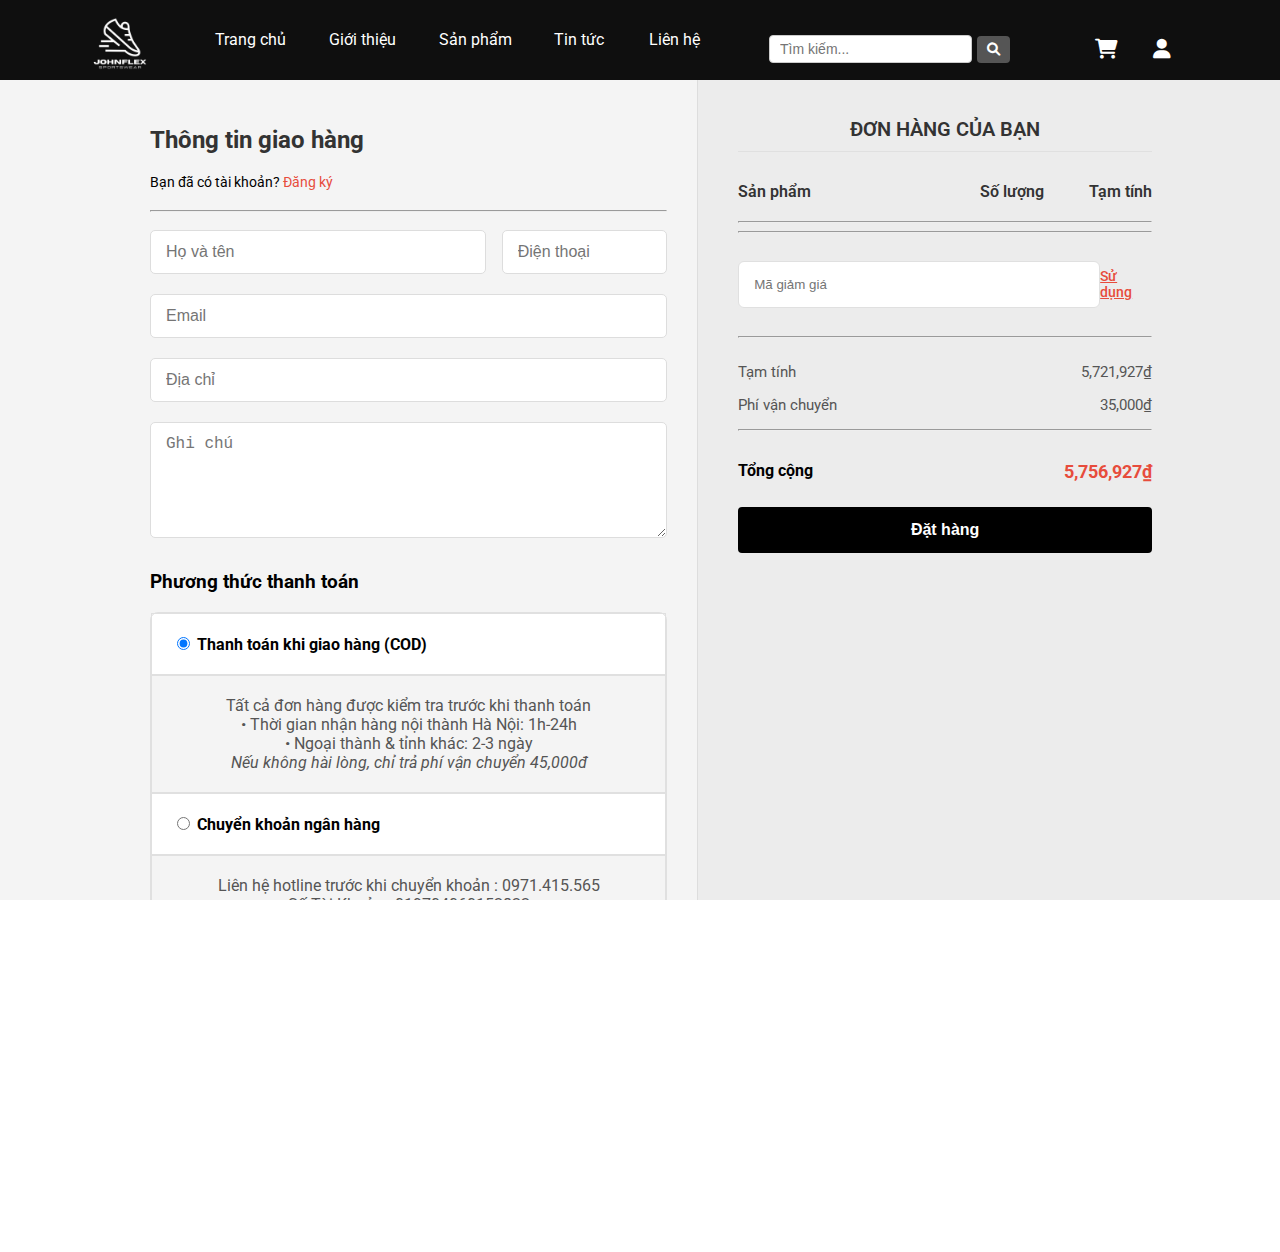
<file: pages/payment.html>
<!DOCTYPE html>
<html lang="en">

<head>
    <meta charset="UTF-8">
    <meta name="viewport" content="width=device-width, initial-scale=1.0">
    <title>Thanh toán</title>
    <link href="https://fonts.googleapis.com/css2?family=Roboto:wght@400;500;700&display=swap" rel="stylesheet">
    <link href="https://cdnjs.cloudflare.com/ajax/libs/font-awesome/6.0.0-beta3/css/all.min.css" rel="stylesheet">
    <link rel="stylesheet" href="../public/css/style.css">
    <style>
        .main-payment {
            width: auto;
            min-height: calc(100vh - 120px);
            display: flex;
        }
        .main-leftpayment{
            width: 50%;
            padding: 30px 30px 30px 150px;
            background-color: #F4F4F4;
        }
        .leftpayment h1 {
            font-size: 24px;
            margin-bottom: 20px;
            color: #333;
        }
        .signup-link {
            margin: 10px 0 20px;
            font-size: 14px;
        }

        .signup-link a {
            color: #e74c3c;
            text-decoration: none;
        }

        .slidebarpayment{
            width: 40%;
            padding: 20px;
            background-color: #ececec;
            border-left: 1px solid #ddd;
            padding-right: 10%;
            padding-left: 40px;
        }
        .row{
            box-sizing: border-box;
        }
        /* Định dạng input và textarea */
        .row input,
        .row textarea {
            width: 100%;
            padding: 12px 15px;
            border: 1px solid #ddd;
            border-radius: 5px;
            font-size: 16px;
            outline: none;
            box-sizing: border-box;
            margin-top: 10px;
            margin-bottom: 10px;
            background-color: white;
        }

        .row input:focus,
        .row textarea:focus {
            border-color: #050505;
            outline: none;
        }

        #hang1{
            display: flex;
            justify-content: space-between;
        }
        #formhoten{
            margin-right: 0px;
            width: 65%;
        }
        #formsdt{
            width: 32%;
        }



        /* phuong thuc thanh toan */
        .payment-method {
            border: 1px solid #e0e0e0;
            border-radius: 8px;
            background-color: white;
            
        }
        .payment-status{
            padding: 20px;
            border: 1px solid #e0e0e0;
        }
        .option-content{
            color: #555;
            background-color: #F4F4F4;
            padding: 20px;
            text-align: center;
            border: 1px solid #e0e0e0;
        }
        .method-option label {
            display: block;
            cursor: pointer;
        }






        /* Phần sản phẩm trong đơn hàng */
        .payment-item {
            display: flex;
            justify-content: space-between;
            padding: 10px 0;
        }

        /* Phần tổng tiền */
        .totalpayment-item {
            margin: 20px 0;
        }
        .totalpayment-item h3 {
            color: #e74c3c;
            font-size: 1.2rem;
        }

        /* Nút thanh toán */
        .checkout-btn {
            width: 100%;
            padding: 12px;
            background: #e74c3c;
            color: white;
            border: none;
            border-radius: 4px;
            font-weight: bold;
            cursor: pointer;
        }



        .slidebarpayment h2 {
            font-size: 20px;
            margin-bottom: 20px;
            color: #333;
            font-weight: 600;
            padding-bottom: 10px;
            border-bottom: 1px solid #e0e0e0;
        }

        

        

        
        .form-sale{
            width: 80%;
            padding: 15px;
            margin: 20px 0;
            padding: 15px;
            background-color: #fff;
            border-radius: 6px;
            border: 1px solid #e0e0e0;
        }
        .coupon-header {
            display: flex;
            justify-content: space-between;
            align-items: center;
        }

        .apply-coupon {
            color: #e74c3c;
            font-weight: 500;
            font-size: 14px;
        }

        .price-summary {
            margin: 25px 0;
        }

        .price-row {
            display: flex;
            justify-content: space-between;
            margin-bottom: 15px;
            font-size: 15px;
            color: #555;
        }

        .total-row {
            display: flex;
            justify-content: space-between;
            margin-top: 15px;
            padding-top: 15px;
            font-size: 16px;
        }

        .total-amount {
            color: #e74c3c;
            font-size: 18px;
        }

        .checkout-btn {
            width: 100%;
            padding: 14px;
            background: #000000;
            color: white;
            border: none;
            border-radius: 4px;
            font-weight: 600;
            font-size: 16px;
            cursor: pointer;
            transition: background 0.3s;
        }

        .checkout-btn:hover {
            background: #242424;
            color: rgb(255, 255, 255);
        }

        /* Header đơn hàng lllllllllllll*/
        .product-name {
            font-size: 15px;
            color: #333;
            margin-bottom: 5px;
            line-height: 1.4;
        }



        .product-price {
            font-weight: 500;
            color: #333;
            width: 100px;
            text-align: right;
        }

        .order-header {
            display: flex;
            padding: 10px 0;
            margin-bottom: 10px;
            font-weight: 600;
            color: #333;
        }

        .header-product {
            flex: 2;
            padding-right: 15px;
        }

        .header-qty {
            width: 80px;
            text-align: center;
        }

        .header-price {
            width: 100px;
            text-align: right;
        }

        /* Điều chỉnh lại product-summary */
        .product-summary {
            display: flex;
            align-items: center;
            margin-bottom: 15px;
            padding-bottom: 15px;
        }

        .product-info {
            flex: 2;
            padding-right: 15px;
        }

        .product-qty {
            width: 80px;
            text-align: center;
            color: #666;
        }

    </style>
</head>

<body>
    <div class="wrapper">
        <header class="header">
            <div class="container">
                <!--Thanh menu  -->
                <nav class="navbar">
                    <a href="#" id="logo">
                        <img src="../public/images/logo.png" alt="logo">
                    </a>
                    <ul id="main-menu">
                        <li><a href="#">Trang chủ</a></li>
                        <li><a href="#">Giới thiệu</a></li>
                        <li><a href="#">Sản phẩm</a></li>
                        <li><a href="#">Tin tức</a></li>
                        <li><a href="#">Liên hệ</a></li>
                    </ul>
                    <!--Thanh tìm kiếm  -->
                    <div class="search-bar">
                        <input type="text" placeholder="Tìm kiếm..." />
                        <button type="submit"><i class="fas fa-search"></i></button>
                    </div>
                    <div class="right-icons">
                        <a href="#" class="cart-icon"><i class="fas fa-shopping-cart"></i></a>
                        <a href="#" class="user-icon"><i class="fas fa-user"></i></a>
                    </div>
                </nav>
            </div>
        </header>
        <main class="main-payment">
            <div class="main-leftpayment">
                <div class="leftpayment">
                    <h1>Thông tin giao hàng</h1>
                    <div class="signup-link">
                        Bạn đã có tài khoản? <a href="./register.html">Đăng ký</a>
                    </div>
                    <hr>
                    <form>
                        <div class="row">
                            <div id="hang1">
                                <div id="formhoten">
                                    <input placeholder="Họ và tên" type="text" class="form-control" name="ten" required>
                                </div>
                                <div id="formsdt">
                                    <input placeholder="Điện thoại" type="tel" class="form-control" name="dienthoai" required>
                                </div>
                            </div>
                            <div class="form2">
                                <input placeholder="Email" type="email" class="form-control" name="email" required>
                            </div>
                            <div class="form2">
                                <input placeholder="Địa chỉ" type="text" class="form-control" name="diachi" required>
                            </div>
                            <div class="form2">
                                <textarea placeholder="Ghi chú" class="form-control" name="noidung" rows="5" required></textarea>
                            </div>
                        </div>
                    </form>
                    <h3>Phương thức thanh toán</h3>
                    <div class="payment-method">                 
                        <div class="method-option">
                            <label>
                                <div class="payment-status">
                                    <input type="radio" name="payment" value="cod" checked>
                                    <strong>Thanh toán khi giao hàng (COD)</strong>
                                </div>
                                <div class="option-content">                               
                                        Tất cả đơn hàng được kiểm tra trước khi thanh toán<br>
                                        • Thời gian nhận hàng nội thành Hà Nội: 1h-24h<br>
                                        • Ngoại thành & tỉnh khác: 2-3 ngày<br>
                                        <em>Nếu không hài lòng, chỉ trả phí vận chuyển 45,000đ</em>
                                </div>
                            </label>
                        </div>
                        
                        <div class="method-option">
                            <label>
                                <div class="payment-status">
                                    <input type="radio" name="payment" value="bank">
                                    <strong>Chuyển khoản ngân hàng</strong>
                                </div>
                                <div class="option-content">
                                    Liên hệ hotline trước khi chuyển khoản : 0971.415.565</br>
                                    Số Tài Khoản : 019704060152822</br>
                                    Ngân hàng Quốc Tế VIB</br>
                                    Chủ tài khoản : ĐÀO VĂN CÔNG</em>
                                </div>
                            </label>
                        </div>
                    </div>
                </div>
            </div>
            <div class="slidebarpayment">
                <h2 style="text-align: center;">ĐƠN HÀNG CỦA BẠN</h2>
    
                <!-- Header bảng -->
                <div class="order-header">
                    <div class="header-product">Sản phẩm</div>
                    <div class="header-qty">Số lượng</div>
                    <div class="header-price">Tạm tính</div>
                </div>
                <hr>
                <div class="product-all">
                    <!-- Sản phẩm 1 -->
                    <div class="product-summary">
                        <div class="product-info">
                            <p class="product-name">Vợt yonex 100zz navy</p>
                        </div>
                        <div class="product-qty">x 2</div>
                        <div class="product-price">1,300,000₫</div>
                    </div>
                    
                    <!-- Sản phẩm 2 -->
                    <div class="product-summary">
                        <div class="product-info">
                            <p class="product-name">Vợt 2</p>
                        </div>
                        <div class="product-qty">x 1</div>
                        <div class="product-price">4,800,000₫</div>
                    </div>
                </div>
                <hr>
                <div class="coupon-section">
                    <div class="coupon-header">
                        <input placeholder="Mã giảm giá" type="text" class="form-sale" name="sale">
                        <a href="#" class="apply-coupon">Sử dụng</a>
                    </div>
                </div>
                <hr>
                <div class="price-summary">
                    <div class="price-row">
                        <span>Tạm tính</span>
                        <span>5,721,927₫</span>
                    </div>
                    <div class="price-row">
                        <span>Phí vận chuyển</span>
                        <span>35,000₫</span>
                    </div>
                    <hr>
                    <div class="total-row">
                        <strong>Tổng cộng</strong>
                        <strong class="total-amount">5,756,927₫</strong>
                    </div>
                </div>
                
                <button class="checkout-btn">Đặt hàng</button>

            </div>
        </main>
        <footer class="footer">
            <div class="container">
                <div class="footer-left">
                    <a href="#" id="logo">
                        <img src="../public/images/logo.png" alt="logo">
                    </a>
                    <h3>Thông tin liên hệ</h3>
                    <p>Địa chỉ: 123 đường ABC, TP.HCM</p>
                    <p>Email:
                </div>
                <div class="footer-center">
                    <h3>Liên kết nhanh</h3>
                    <ul>
                        <li><a href="#">Trang chủ</a></li>
                        <li><a href="#">Giới thiệu</a></li>
                        <li><a href="#">Sản phẩm</a></li>
                        <li><a href="#">Tin tức</a></li>
                        <li><a href="#">Liên hệ</a></li>
                    </ul>
                </div>
                <div class="footer-right">
                    <h3>Theo dõi chúng tôi</h3>
                    <ul>
                        <li><a href="#"><i class="fab fa-facebook-f"></i>Facebook</a></li>
                        <li><a href="#"><i class="fab fa-twitter"></i>Twitter</a></li>
                        <li><a href="#"><i class="fab fa-instagram"></i>Instagram</a></li>
                        <li><a href="#"><i class="fab fa-linkedin"></i>Linkedin</a></li>
                    </ul>
                </div>
            </div>
        </footer>
    </div>
    <script src="../public/js/payment.js"></script>

</body>

</html>
</file>
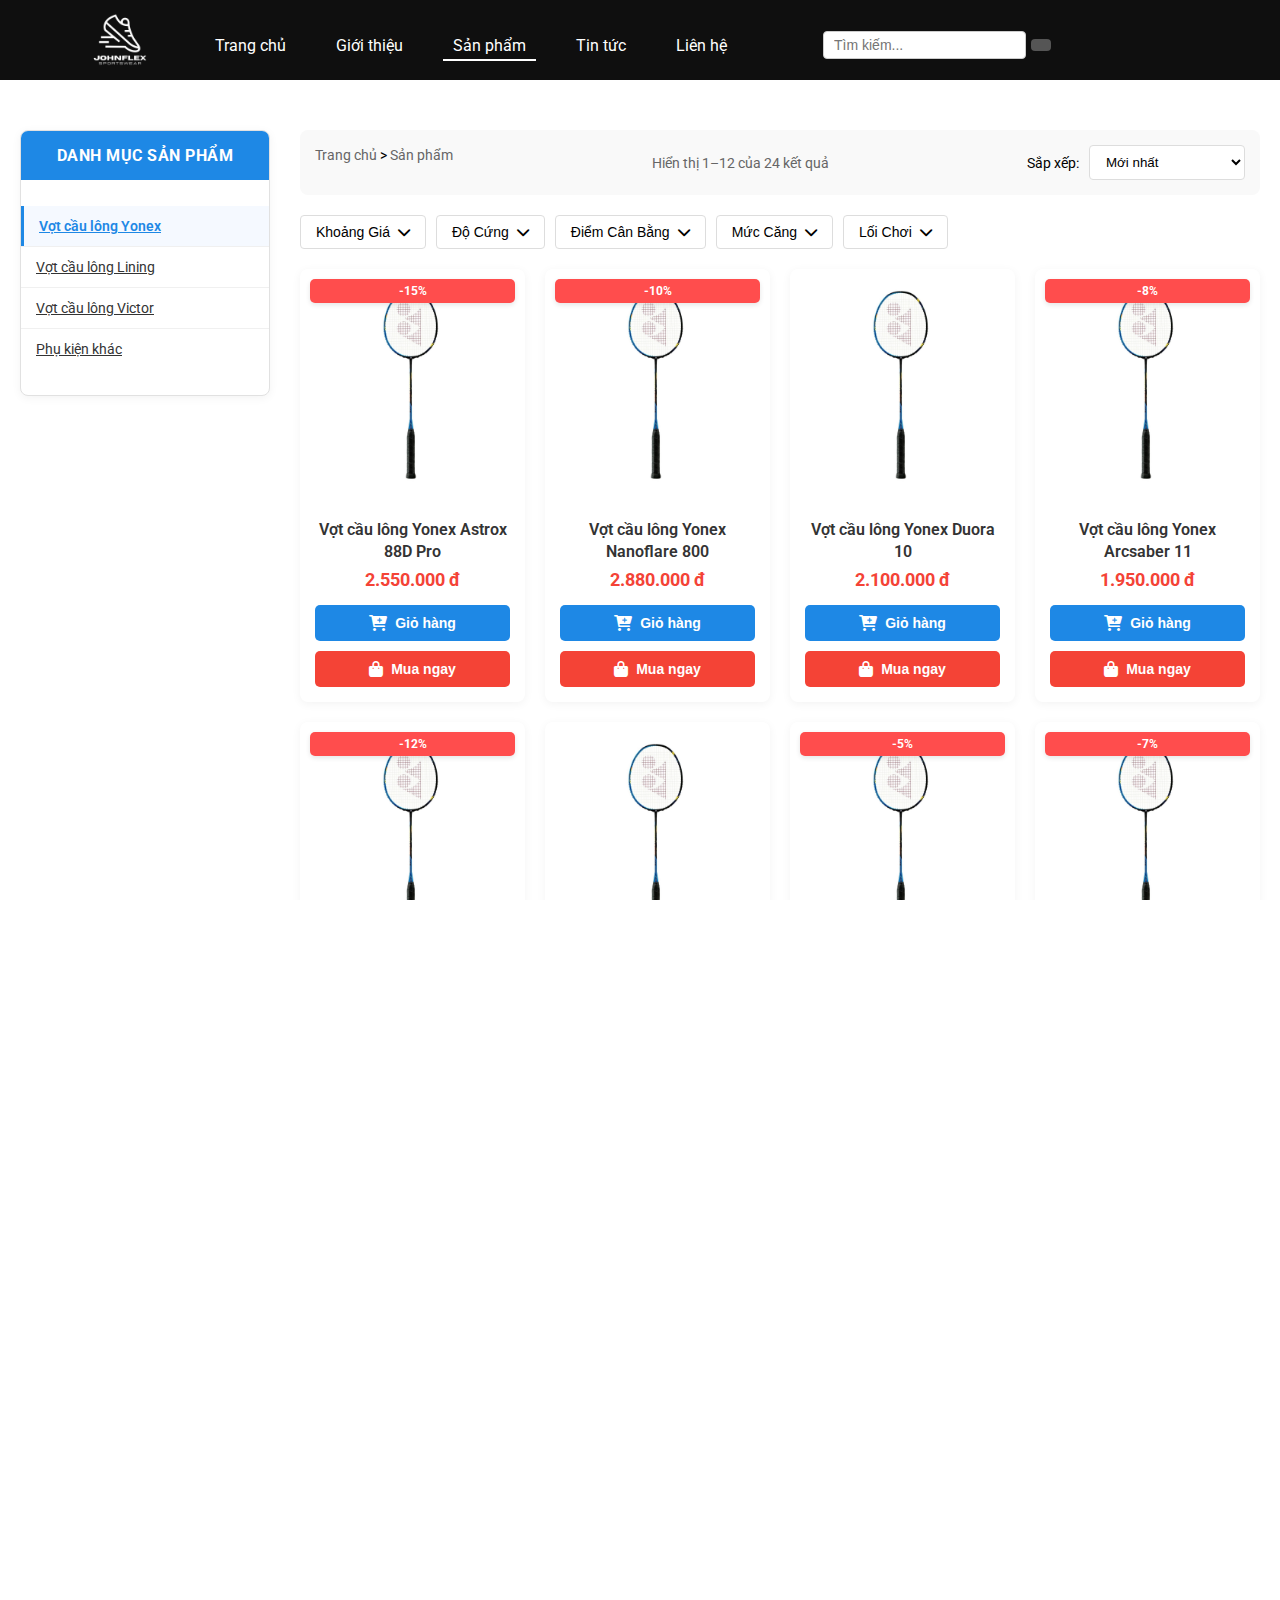
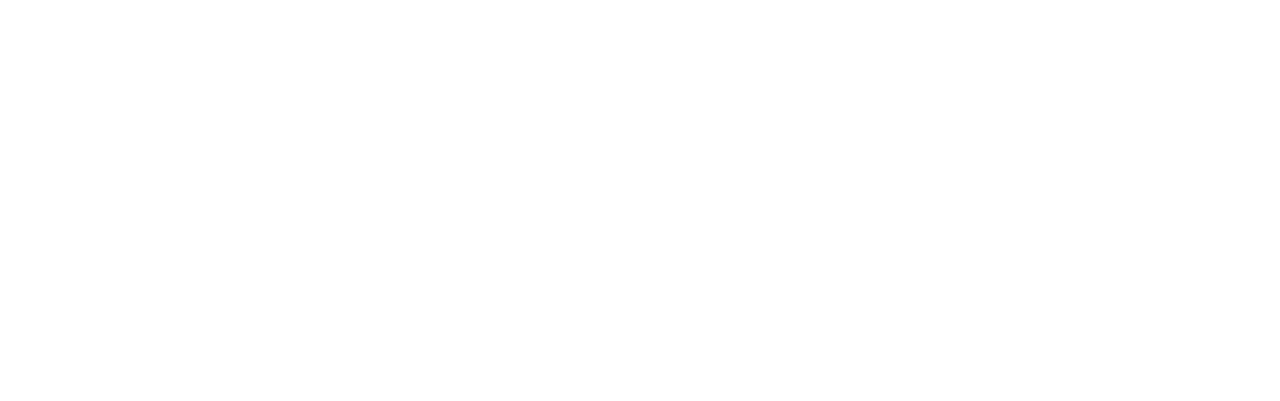
<file: pages/products.html>
<!DOCTYPE html>
<html lang="vi">

<head>
    <meta charset="UTF-8">
    <meta name="viewport" content="width=device-width, initial-scale=1.0">
    <title>Sản phẩm</title>
    <link href="https://fonts.googleapis.com/css2?family=Roboto:wght@400;500;700&display=swap" rel="stylesheet">
    <link href="https://cdnjs.cloudflare.com/ajax/libs/font-awesome/6.0.0-beta3/css/all.min.css" rel="stylesheet">

    <link rel="stylesheet" href="../public/css/style.css">
    <link rel="stylesheet" href="../public/css/products.css">

</head>

<body>
    <div class="wrapper">
        <header class="header">
            <div class="container">
                <!--Thanh menu  -->
                <nav class="navbar">
                    <a href="#" id="logo">
                        <img src="/public/images/logo.png" alt="logo">
                    </a>
                    <ul id="main-menu">
                        <li><a href="../public/index.html" class="">Trang chủ</a></li>
                        <li><a href="../pages/about.html" class="">Giới thiệu</a></li>
                        <li><a href="../pages/products.html">Sản phẩm</a></li>
                        <li><a href="#">Tin tức</a></li>
                        <li><a href="../pages/contact.html">Liên hệ</a></li>
                    </ul>
                    <script>
                        // Lấy tên trang hiện tại (VD: index.html, about.html)
                        const currentPage = window.location.pathname.split("/").pop();

                        // Lấy tất cả link trong menu
                        const navLinks = document.querySelectorAll('#main-menu a');

                        // Duyệt qua từng link để so sánh
                        navLinks.forEach(link => {
                            const linkHref = link.getAttribute("href").split("/").pop();

                            if (linkHref === currentPage) {
                                link.classList.add("active");
                            }
                        });
                    </script>

                    <!--Thanh tìm kiếm  -->
                    <div class="search-bar">
                        <input type="text" placeholder="Tìm kiếm..." />
                        <button type="submit"><i class="ti-search"></i></button>
                    </div>
                    <div class="right-icons">
                        <a href="#" class="cart-icon"><i class="ti-shopping-cart"></i></a>
                        <div class="user-menu">
                            <a href="#" class="user-icon"><i class="ti-user"></i></a>
                            <ul class="dropdown-menu">
                                <li><a href="#"><i class="ti-user"></i> Thông tin người dùng</a></li>
                                <li><a href="#"><i class="ti-power-off"></i> Đăng xuất</a></li>
                            </ul>
                        </div>
                        <script>// Lấy phần tử user-menu
                        </script>

                    </div>
                </nav>
            </div>
        </header>
        <main class="main">
            <div class="container">

                <div class="content-wrapper">
                    <!-- Sidebar -->
                    <aside class="sidebar">
                        <div class="category-box">
                            <div class="category-header">
                                DANH MỤC SẢN PHẨM
                            </div>
                            <ul class="category-list">
                                <li><a href="#" class="active">Vợt cầu lông Yonex</a></li>
                                <li><a href="#">Vợt cầu lông Lining</a></li>
                                <li><a href="#">Vợt cầu lông Victor</a></li>
                                <li><a href="#">Phụ kiện khác</a></li>
                            </ul>
                        </div>
                    </aside>

                    <!-- Product Grid -->
                    <div class="product-area">
                        <div class="product-controls">
                            <div class="breadcrumbs">
                                <a href="../public/index.html">Trang chủ</a> &gt; <a href="./products.html">Sản phẩm</a>
                            </div>
                            <div class="product-count">
                                Hiển thị 1–12 của 24 kết quả
                            </div>
                            <div class="product-sort">
                                <span>Sắp xếp:</span>
                                <select id="sort-select">
                                    <option value="newest">Mới nhất</option>
                                    <option value="price-asc">Giá: Thấp đến cao</option>
                                    <option value="price-desc">Giá: Cao đến thấp</option>
                                    <option value="name-asc">Tên: A-Z</option>
                                </select>
                            </div>
                        </div>

                        <div class="filter-bar">
                            <div class="filter-group">
                                <button class="filter-btn">Khoảng Giá <i class="fas fa-chevron-down"></i></button>
                                <div class="filter-dropdown price-dropdown">
                                    <div class="price-options">
                                        <a href="#" class="price-option">300k - 500k</a>
                                        <a href="#" class="price-option">Dưới 1tr</a>
                                        <a href="#" class="price-option">1tr - 1tr5</a>
                                        <a href="#" class="price-option">1tr5 - 2tr</a>
                                        <a href="#" class="price-option">2tr - 3tr</a>
                                        <a href="#" class="price-option">3tr - 5tr</a>
                                    </div>

                                    <div class="price-custom">
                                        <p>Hoặc chọn mức giá phù hợp với bạn</p>
                                        <div class="price-range-inputs">
                                            <input type="text" class="price-input" id="min-price-input" placeholder="0">
                                            đ
                                            <input type="text" class="price-input" id="max-price-input"
                                                placeholder="19500000"> đ
                                        </div>

                                        <div class="price-slider-container">
                                            <div class="price-slider-container">
                                                <div class="multi-range-slider" id="price-range-slider">
                                                    <input type="range" id="min-price-slider" min="0" max="19500000"
                                                        value="0" class="price-slider min-slider">
                                                    <input type="range" id="max-price-slider" min="0" max="19500000"
                                                        value="19500000" class="price-slider max-slider">
                                                    <div class="slider-track"></div>
                                                </div>
                                                <div class="price-labels">
                                                    <span>0đ</span>
                                                    <span>19.500.000đ</span>
                                                </div>
                                            </div>
                                        </div>

                                        <button class="apply-filter-btn">LỌC</button>
                                    </div>
                                </div>
                            </div>

                            <div class="filter-group">
                                <button class="filter-btn">Độ Cứng <i class="fas fa-chevron-down"></i></button>
                                <div class="filter-dropdown">
                                    <div class="stiffness-options">
                                        <div class="stiffness-row">
                                            <a href="#" class="stiffness-option">Cứng</a>
                                            <a href="#" class="stiffness-option">Dẻo</a>
                                            <a href="#" class="stiffness-option">Hơi Cứng</a>
                                            <a href="#" class="stiffness-option">Hơi Dẻo</a>
                                        </div>
                                        <div class="stiffness-row">
                                            <a href="#" class="stiffness-option">Rất Cứng</a>
                                            <a href="#" class="stiffness-option">Siêu Cứng</a>
                                            <a href="#" class="stiffness-option">Trung Bình</a>
                                        </div>
                                    </div>
                                </div>
                            </div>

                            <div class="filter-group">
                                <button class="filter-btn">Điểm Cân Bằng <i class="fas fa-chevron-down"></i></button>
                                <div class="filter-dropdown balance-dropdown">
                                    <div class="balance-options">
                                        <div class="balance-row">
                                            <a href="#" class="balance-option">295mm (Hơi Nặng Đầu)</a>
                                            <a href="#" class="balance-option">296mm (Hơi Nặng Đầu)</a>
                                        </div>
                                        <div class="balance-row">
                                            <a href="#" class="balance-option">298mm (Nặng Đầu)</a>
                                            <a href="#" class="balance-option">300mm (Nặng Đầu)</a>
                                        </div>
                                        <div class="balance-row">
                                            <a href="#" class="balance-option">Cân bằng</a>
                                            <a href="#" class="balance-option">Hơi nặng đầu</a>
                                            <a href="#" class="balance-option">Nặng đầu</a>
                                        </div>
                                    </div>
                                </div>
                            </div>

                            <div class="filter-group">
                                <button class="filter-btn">Mức Căng <i class="fas fa-chevron-down"></i></button>
                                <div class="filter-dropdown tension-dropdown">
                                    <div class="tension-options">
                                        <div class="tension-row">
                                            <a href="#" class="tension-option">4U ≤ 27lbs (12 Kg)</a>
                                            <a href="#" class="tension-option">4U ≤ 28lbs (12,5 Kg)</a>
                                        </div>
                                        <div class="tension-row">
                                            <a href="#" class="tension-option">4U ≤ 31lbs (14 Kg)</a>
                                            <a href="#" class="tension-option">4U 20-28 LBS</a>
                                        </div>
                                        <div class="tension-row">
                                            <a href="#" class="tension-option">4U: 19 - 27 Lbs</a>
                                            <a href="#" class="tension-option">4U: 20 - 28 Lbs</a>
                                        </div>
                                    </div>
                                </div>
                            </div>

                            <div class="filter-group">
                                <button class="filter-btn">Lối Chơi <i class="fas fa-chevron-down"></i></button>
                                <div class="filter-dropdown">
                                    <div class="play-style-options">
                                        <div class="play-style-row">
                                            <a href="#" class="play-style-option">Tấn công</a>
                                            <a href="#" class="play-style-option">Phòng thủ</a>
                                        </div>
                                        <div class="play-style-row">
                                            <a href="#" class="play-style-option">Toàn diện</a>
                                            <a href="#" class="play-style-option">Kiểm soát</a>
                                        </div>
                                    </div>
                                </div>
                            </div>
                        </div>

                        <div class="san-pham-list">
                            <!-- Sản phẩm 1 - Yonex -->
                            <div class="san-pham-item">
                                <div class="discount">-15%</div>
                                <img src="../public/images/san-pham.jpg" alt="Vợt cầu lông Yonex Astrox 88D Pro">
                                <h3>Vợt cầu lông Yonex Astrox 88D Pro</h3>
                                <p class="price">2.550.000 đ</p>
                                <div class="san-pham-buttons">
                                    <button class="btn-add-cart">
                                        <i class="fas fa-cart-plus"></i> Giỏ hàng
                                    </button>
                                    <button class="btn-buy-now">
                                        <i class="fas fa-shopping-bag"></i> Mua ngay
                                    </button>
                                </div>
                            </div>

                            <!-- Sản phẩm 2 - Yonex -->
                            <div class="san-pham-item">
                                <div class="discount">-10%</div>
                                <img src="../public/images/san-pham.jpg" alt="Vợt cầu lông Yonex Nanoflare 800">
                                <h3>Vợt cầu lông Yonex Nanoflare 800</h3>
                                <p class="price">2.880.000 đ</p>
                                <div class="san-pham-buttons">
                                    <button class="btn-add-cart">
                                        <i class="fas fa-cart-plus"></i> Giỏ hàng
                                    </button>
                                    <button class="btn-buy-now">
                                        <i class="fas fa-shopping-bag"></i> Mua ngay
                                    </button>
                                </div>
                            </div>

                            <!-- Sản phẩm 3 - Yonex -->
                            <div class="san-pham-item">
                                <img src="../public/images/san-pham.jpg" alt="Vợt cầu lông Yonex Duora 10">
                                <h3>Vợt cầu lông Yonex Duora 10</h3>
                                <p class="price">2.100.000 đ</p>
                                <div class="san-pham-buttons">
                                    <button class="btn-add-cart">
                                        <i class="fas fa-cart-plus"></i> Giỏ hàng
                                    </button>
                                    <button class="btn-buy-now">
                                        <i class="fas fa-shopping-bag"></i> Mua ngay
                                    </button>
                                </div>
                            </div>

                            <!-- Sản phẩm 4 - Yonex -->
                            <div class="san-pham-item">
                                <div class="discount">-8%</div>
                                <img src="../public/images/san-pham.jpg" alt="Vợt cầu lông Yonex Arcsaber 11">
                                <h3>Vợt cầu lông Yonex Arcsaber 11</h3>
                                <p class="price">1.950.000 đ</p>
                                <div class="san-pham-buttons">
                                    <button class="btn-add-cart">
                                        <i class="fas fa-cart-plus"></i> Giỏ hàng
                                    </button>
                                    <button class="btn-buy-now">
                                        <i class="fas fa-shopping-bag"></i> Mua ngay
                                    </button>
                                </div>
                            </div>

                            <!-- Sản phẩm 5 - Lining -->
                            <div class="san-pham-item">
                                <div class="discount">-12%</div>
                                <img src="../public/images/san-pham.jpg" alt="Vợt cầu lông Lining Aeronaut 9000i">
                                <h3>Vợt cầu lông Lining Aeronaut 9000i</h3>
                                <p class="price">1.850.000 đ</p>
                                <div class="san-pham-buttons">
                                    <button class="btn-add-cart">
                                        <i class="fas fa-cart-plus"></i> Giỏ hàng
                                    </button>
                                    <button class="btn-buy-now">
                                        <i class="fas fa-shopping-bag"></i> Mua ngay
                                    </button>
                                </div>
                            </div>

                            <!-- Sản phẩm 6 - Lining -->
                            <div class="san-pham-item">
                                <img src="../public/images/san-pham.jpg" alt="Vợt cầu lông Lining Windstorm 72">
                                <h3>Vợt cầu lông Lining Windstorm 72</h3>
                                <p class="price">1.680.000 đ</p>
                                <div class="san-pham-buttons">
                                    <button class="btn-add-cart">
                                        <i class="fas fa-cart-plus"></i> Giỏ hàng
                                    </button>
                                    <button class="btn-buy-now">
                                        <i class="fas fa-shopping-bag"></i> Mua ngay
                                    </button>
                                </div>
                            </div>

                            <!-- Sản phẩm 7 - Lining -->
                            <div class="san-pham-item">
                                <div class="discount">-5%</div>
                                <img src="../public/images/san-pham.jpg" alt="Vợt cầu lông Lining Turbo Charging 75">
                                <h3>Vợt cầu lông Lining Turbo Charging 75</h3>
                                <p class="price">1.520.000 đ</p>
                                <div class="san-pham-buttons">
                                    <button class="btn-add-cart">
                                        <i class="fas fa-cart-plus"></i> Giỏ hàng
                                    </button>
                                    <button class="btn-buy-now">
                                        <i class="fas fa-shopping-bag"></i> Mua ngay
                                    </button>
                                </div>
                            </div>

                            <!-- Sản phẩm 8 - Lining -->
                            <div class="san-pham-item">
                                <div class="discount">-7%</div>
                                <img src="../public/images/san-pham.jpg" alt="Vợt cầu lông Lining 3D Calibar 900">
                                <h3>Vợt cầu lông Lining 3D Calibar 900</h3>
                                <p class="price">1.950.000 đ</p>
                                <div class="san-pham-buttons">
                                    <button class="btn-add-cart">
                                        <i class="fas fa-cart-plus"></i> Giỏ hàng
                                    </button>
                                    <button class="btn-buy-now">
                                        <i class="fas fa-shopping-bag"></i> Mua ngay
                                    </button>
                                </div>
                            </div>

                            <!-- Sản phẩm 9 - Victor -->
                            <div class="san-pham-item">
                                <div class="discount">-10%</div>
                                <img src="../public/images/san-pham.jpg" alt="Vợt cầu lông Victor Thruster K 9000">
                                <h3>Vợt cầu lông Victor Thruster K 9000</h3>
                                <p class="price">2.250.000 đ</p>
                                <div class="san-pham-buttons">
                                    <button class="btn-add-cart">
                                        <i class="fas fa-cart-plus"></i> Giỏ hàng
                                    </button>
                                    <button class="btn-buy-now">
                                        <i class="fas fa-shopping-bag"></i> Mua ngay
                                    </button>
                                </div>
                            </div>

                            <!-- Sản phẩm 10 - Victor -->
                            <div class="san-pham-item">
                                <img src="../public/images/san-pham.jpg" alt="Vợt cầu lông Victor Jetspeed S 10">
                                <h3>Vợt cầu lông Victor Jetspeed S 10</h3>
                                <p class="price">1.980.000 đ</p>
                                <div class="san-pham-buttons">
                                    <button class="btn-add-cart">
                                        <i class="fas fa-cart-plus"></i> Giỏ hàng
                                    </button>
                                    <button class="btn-buy-now">
                                        <i class="fas fa-shopping-bag"></i> Mua ngay
                                    </button>
                                </div>
                            </div>

                            <!-- Sản phẩm 11 - Victor -->
                            <div class="san-pham-item">
                                <div class="discount">-8%</div>
                                <img src="../public/images/san-pham.jpg" alt="Vợt cầu lông Victor Auraspeed 90S">
                                <h3>Vợt cầu lông Victor Auraspeed 90S</h3>
                                <p class="price">2.120.000 đ</p>
                                <div class="san-pham-buttons">
                                    <button class="btn-add-cart">
                                        <i class="fas fa-cart-plus"></i> Giỏ hàng
                                    </button>
                                    <button class="btn-buy-now">
                                        <i class="fas fa-shopping-bag"></i> Mua ngay
                                    </button>
                                </div>
                            </div>

                            <!-- Sản phẩm 12 - Victor -->
                            <div class="san-pham-item">
                                <div class="discount">-6%</div>
                                <img src="../public/images/san-pham.jpg" alt="Vợt cầu lông Victor Bravesword 12">
                                <h3>Vợt cầu lông Victor Bravesword 12</h3>
                                <p class="price">1.880.000 đ</p>
                                <div class="san-pham-buttons">
                                    <button class="btn-add-cart">
                                        <i class="fas fa-cart-plus"></i> Giỏ hàng
                                    </button>
                                    <button class="btn-buy-now">
                                        <i class="fas fa-shopping-bag"></i> Mua ngay
                                    </button>
                                </div>
                            </div>
                        </div>

                        <!-- Phân trang -->
                        <div class="pagination">
                            <a href="#" class="active">1</a>
                            <a href="#">2</a>
                            <a href="#">3</a>
                            <a href="#" class="next">Trang sau <i class="fas fa-chevron-right"></i></a>
                        </div>
                    </div>
                </div>
            </div>
        </main>
        <footer class="footer">
            <div class="container">
                <div class="footer-left">
                    <a href="#" id="logo">
                        <img src="../public/images/logo.png" alt="logo">
                    </a>
                    <h3>Thông tin liên hệ</h3>
                    <p>Địa chỉ: 123 đường ABC, TP.HCM</p>
                    <p>Email: info@example.com</p>
                    <p>Hotline: 0123.456.789</p>
                </div>
                <div class="footer-center">
                    <h3>Liên kết nhanh</h3>
                    <ul>
                        <li><a href="../public/index.html">Trang chủ</a></li>
                        <li><a href="./about.html">Giới thiệu</a></li>
                        <li><a href="./products.html">Sản phẩm</a></li>
                        <li><a href="./news.html">Tin tức</a></li>
                        <li><a href="./contact.html">Liên hệ</a></li>
                    </ul>
                </div>
                <div class="footer-right">
                    <h3>Theo dõi chúng tôi</h3>
                    <ul>
                        <li><a href="#"><i class="fab fa-facebook-f"></i>Facebook</a></li>
                        <li><a href="#"><i class="fab fa-twitter"></i>Twitter</a></li>
                        <li><a href="#"><i class="fab fa-instagram"></i>Instagram</a></li>
                        <li><a href="#"><i class="fab fa-linkedin"></i>Linkedin</a></li>
                    </ul>
                </div>
            </div>
        </footer>
    </div>
    <script src="../public/js/products.js"></script>
</body>

</html>
</file>
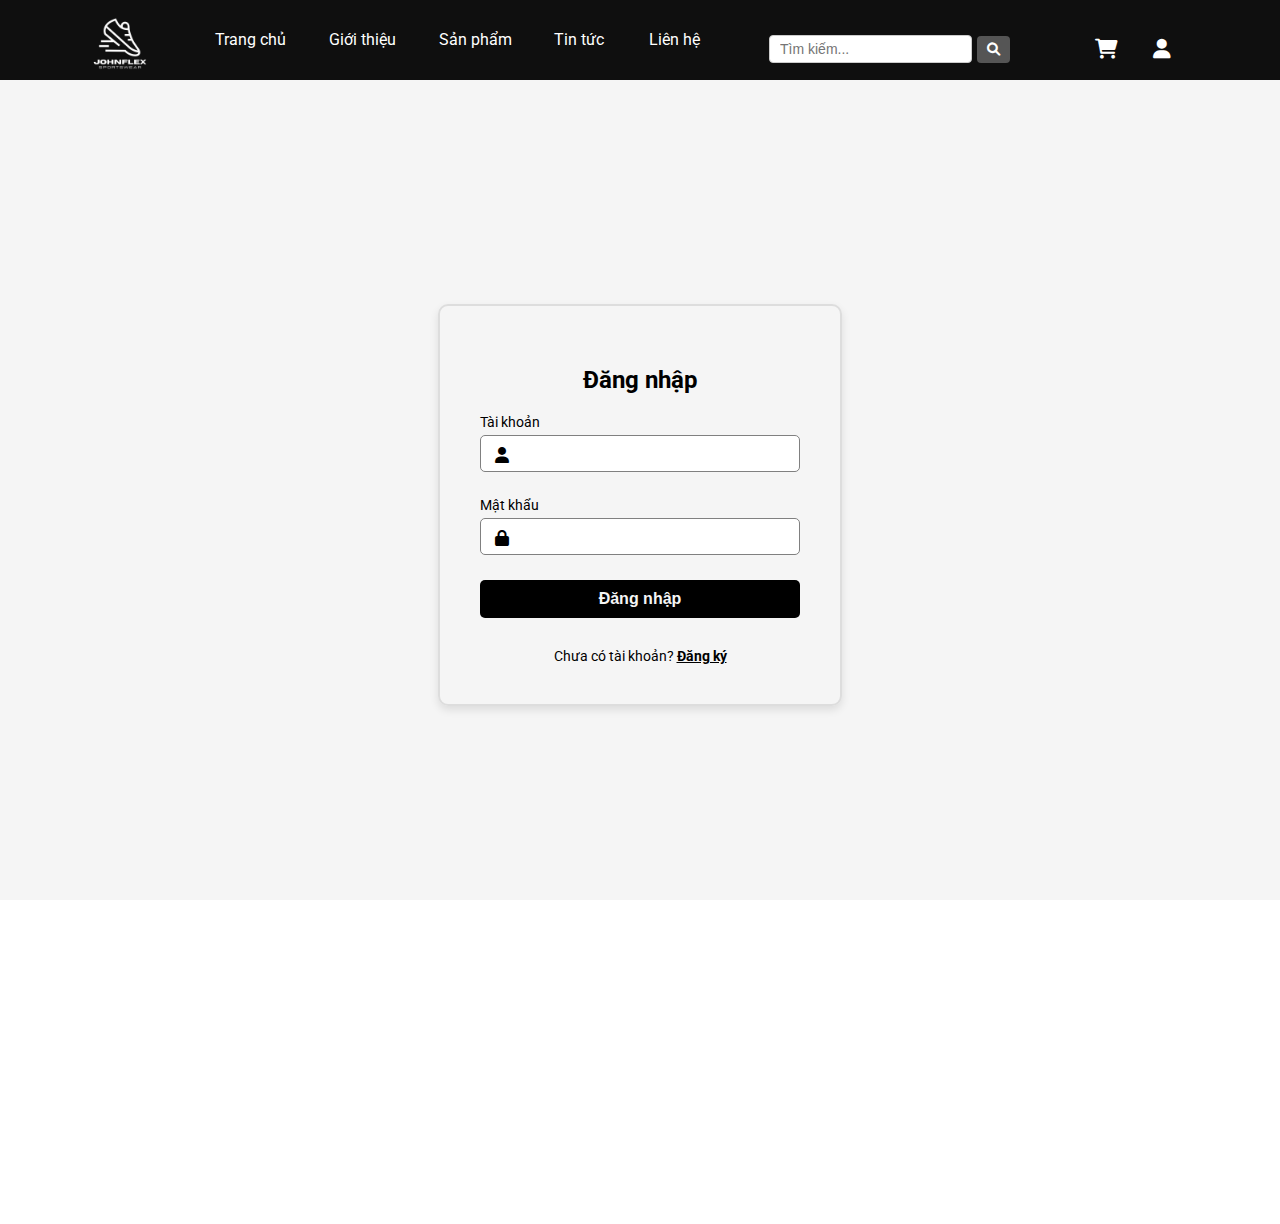
<file: pages/sign-in.html>
<!DOCTYPE html>
<html lang="en">

<head>
    <meta charset="UTF-8">
    <meta name="viewport" content="width=device-width, initial-scale=1.0">
    <title>Đăng nhập</title>
    <link href="https://fonts.googleapis.com/css2?family=Roboto:wght@400;500;700&display=swap" rel="stylesheet">
    <link href="https://cdnjs.cloudflare.com/ajax/libs/font-awesome/6.0.0-beta3/css/all.min.css" rel="stylesheet">
    <link rel="stylesheet" href="../public/css/style.css">
    <style>
        .main-signin{
            background-color: whitesmoke;
            min-height: 100vh;
            display: flex;
            justify-content: center;
            align-items: center;
        }

        .formdangnhap{
            width: 25%;
            color: black;
            margin-bottom: 50px;
            text-align: center;
            padding: 40px;
            border-radius: 10px;
            box-shadow: 0 4px 8px rgba(0, 0, 0, 0.1);
            border: 2px solid #ddd;
        }

        .formdangnhap h1 {
            font-size: 28px;
            margin-bottom: 20px;
        }
        .formdangnhap label {
            display: block;
            text-align: left;
            font-size: 14px;
            margin-bottom: 5px;
        }

        .formdangnhap input {
            width: 100%;
            padding: 10px;
            padding: 10px 40px;
            border: 1px solid gray;
            background-color: white;
            color: black;
            border-radius: 5px;
            margin-bottom: 10px;
            box-sizing: border-box;
        }

        .formdangnhap .subm input {
            width: 100%;
            background-color: black;
            border: none;
            padding: 10px;
            color: whitesmoke;
            font-size: 16px;
            font-weight: bold;
            border-radius: 5px;
            cursor: pointer;
        }

        .formdangnhap .subm input:hover {
            background-color: rgb(198, 193, 193);
            color: black;
        }

        .formdangnhap .input-group {
            position: relative;
            margin-bottom: 15px;
        }

        .input-group label {
            display: block;
            margin-bottom: 5px;
            font-size: 14px;
            color: black;
        }



        /* Định dạng icon */
        .input-group i {
            position: absolute;
            left: 15px; /* Đẩy icon sang trái */
            top: 60%;
            transform: translateY(-50%);
            color: black;
        }


        .formdangnhap .signup-link {
            margin-top: 20px;
            font-size: 14px;
            text-align: center;
        }
        .formdangnhap .signup-link a {
            color: black;
            font-weight: bold;
        }

        .formdangnhap .signup-link a:hover {
            color: gray;
        }

        
    </style>
</head>

<body>
    <div class="wrapper">
        <header class="header">
            <div class="container">
                <!--Thanh menu  -->
                <nav class="navbar">
                    <a href="#" id="logo">
                        <img src="../public/images/logo.png" alt="logo">
                    </a>
                    <ul id="main-menu">
                        <li><a href="#">Trang chủ</a></li>
                        <li><a href="#">Giới thiệu</a></li>
                        <li><a href="#">Sản phẩm</a></li>
                        <li><a href="#">Tin tức</a></li>
                        <li><a href="#">Liên hệ</a></li>
                    </ul>
                    <!--Thanh tìm kiếm  -->
                    <div class="search-bar">
                        <input type="text" placeholder="Tìm kiếm..." />
                        <button type="submit"><i class="fas fa-search"></i></button>
                    </div>
                    <div class="right-icons">
                        <a href="#" class="cart-icon"><i class="fas fa-shopping-cart"></i></a>
                        <a href="#" class="user-icon"><i class="fas fa-user"></i></a>
                    </div>
                </nav>
            </div>
        </header>
        <main class="main-signin">
            <div class="formdangnhap">
                <form id="signin" name="signin" method="post" action="#">
                    <h2>Đăng nhập</h2>
                    <div class="input-group">
                        <label for="account">Tài khoản</label>
                        <i class="fas fa-user"></i>
                        <input name="account" id="account" type="text" required/>
                    </div>
                    
                    <div class="input-group">
                        <label for="password">Mật khẩu</label>
                        <i class="fas fa-lock"></i>
                        <input name="password" id="password" type="password" required/>
                    </div>                    
                    <div class="subm"><input type="submit" name="sub" id="sub" value="Đăng nhập"/></div>
                </form>
                <div class="signup-link">
                    Chưa có tài khoản? <a href="./sign-up.html">Đăng ký</a>
                </div>
            </div>              
        </main>
        <footer class="footer">
            <div class="container">
                <div class="footer-left">
                    <a href="#" id="logo">
                        <img src="../public/images/logo.png" alt="logo">
                    </a>
                    <h3>Thông tin liên hệ</h3>
                    <p>Địa chỉ: 123 đường ABC, TP.HCM</p>
                    <p>Email:
                </div>
                <div class="footer-center">
                    <h3>Liên kết nhanh</h3>
                    <ul>
                        <li><a href="#">Trang chủ</a></li>
                        <li><a href="#">Giới thiệu</a></li>
                        <li><a href="#">Sản phẩm</a></li>
                        <li><a href="#">Tin tức</a></li>
                        <li><a href="#">Liên hệ</a></li>
                    </ul>
                </div>
                <div class="footer-right">
                    <h3>Theo dõi chúng tôi</h3>
                    <ul>
                        <li><a href="#"><i class="fab fa-facebook-f"></i>Facebook</a></li>
                        <li><a href="#"><i class="fab fa-twitter"></i>Twitter</a></li>
                        <li><a href="#"><i class="fab fa-instagram"></i>Instagram</a></li>
                        <li><a href="#"><i class="fab fa-linkedin"></i>Linkedin</a></li>
                    </ul>
                </div>
            </div>
        </footer>
    </div>
</body>
</html>
</file>
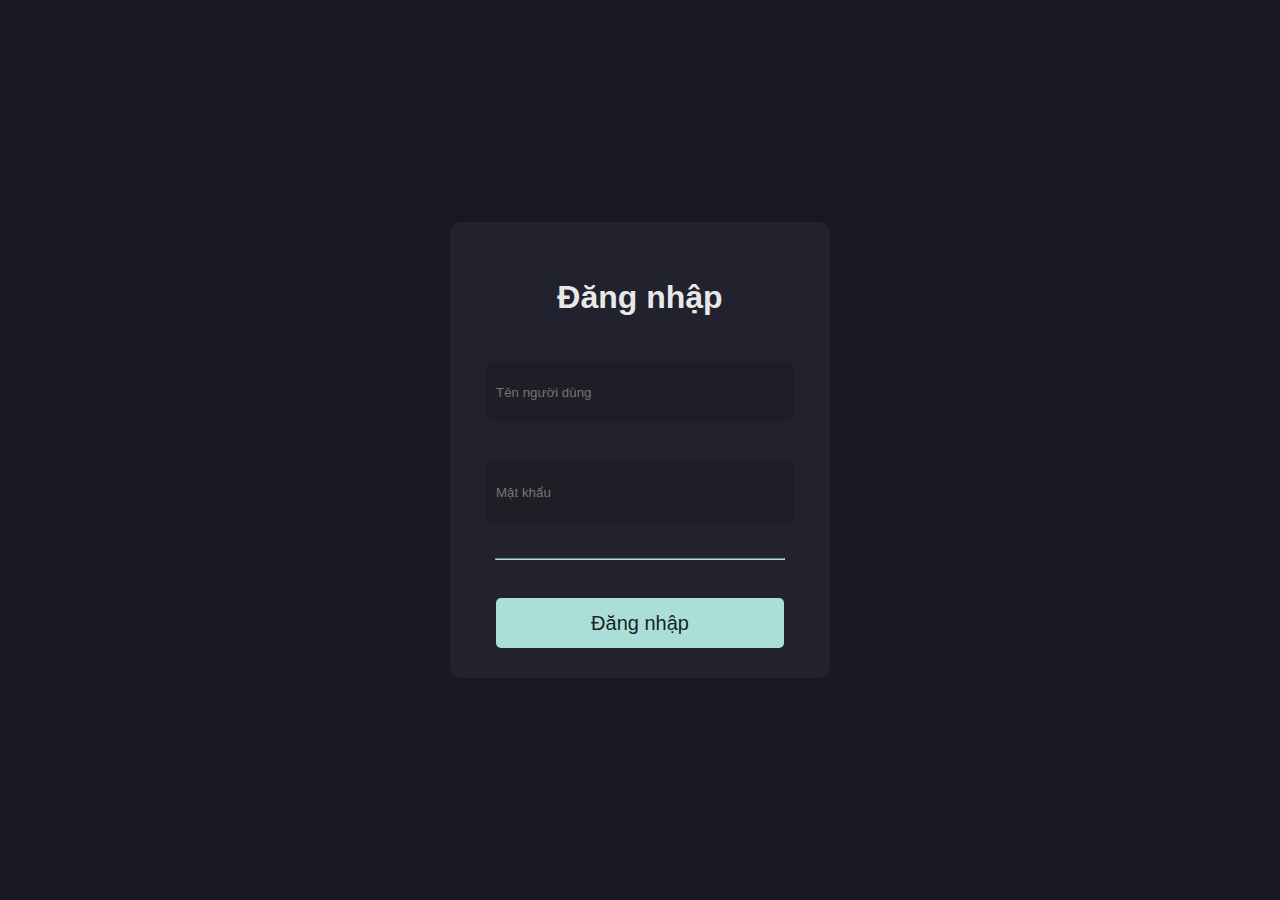
<file: admin/auth/login.html>
<!DOCTYPE html>
<html lang="en">
<head>
    <meta charset="UTF-8">
    <meta name="viewport" content="width=device-width, initial-scale=1.0">
    <title>Login</title>
    <style>
        body{
            background-color: rgb(23, 24, 33);
            align-items: center;
            justify-content: center;
            display: flex;
            font-size: 16px;
            margin: 0;
            height: 100vh;
        }
        .login-container{
            background-color: rgb(33, 34, 45);
            height: auto;
            border-radius: 10px;
            padding: 30px;
            text-align: center;
            width: 25%;
            min-width: 100px;
        }
        .login-container h2{
            font-family: Inter, sans-serif;
            font-size: 32px;
            color: rgb(232, 232, 232);
        }
        .form-login input{
            margin: 20px 0;
            height: 50px;
            width: 90%;
            background-color: rgb(29, 30, 38);
           color: rgb(135,136,140);
           border: none;
           border-radius: 5px;
           padding: 5px 10px;
        }
        .form-login input:hover{
            background-color:rgb(23, 24, 33);
        }
        .form-login hr{
            width: 90%;
            border-color: rgb(169, 223, 216);
        }
        .form-login button{
            background-color: rgb(169, 223, 216);
            color: rgba(0,0,0,0.87);
            width: 90%;
            height: 50px;
            margin-top: 30px;
            border: none;
            border-radius: 5px;
            font-size: 20px;
        }
        .form-login button:hover{
            background-color:rgb(116, 212, 200);
        }
        .message{
            color: white;
        }
    </style>
   
</head>
<body>
    <div class="login-container">
        <h2>Đăng nhập</h2>
        <form class="form-login" action="" method="post" >
            <input type="text" class="username" placeholder="Tên người dùng" name="username"><br/>
            <input type="password" class="password" placeholder="Mật khẩu" name="password"><br/>
            <p class="message"></p>
            <hr>
            <button type="submit">Đăng nhập</button>
        </form>

    </div>
  <script src="../main.js"></script>
 
</body>
</html>
</file>
<file: admin/style.css>
* {
    margin: 0;
    padding: 0;
    box-sizing: border-box;
    font-family: Arial, sans-serif;
}
body{
    display: flex;
    flex-direction: column;
    min-height: 100vh;
    height: auto;
}
#admin-container{
    display: flex;
    background-color:rgb(23, 24, 33);
    width: 100%;
    
}

#sidebar {
    width: 200px;
    background-color: rgb(23, 24, 33);
    border-right: 1px solid rgb(118, 118, 118);
    transition: width 0.3s ease;
    position: fixed;
    top: 0;
    left: 0;
    min-height: 850px;
    overflow-y: auto;
    z-index: 1000;
}
#sidebar #logo{
width: 100%;
height: 90px;
padding: 5px;
align-items: center;
justify-content: center;
}
#sidebar #logo a img{
  width: 32,4%;
  height: 100%;
  line-height: 50px;
  
}
#sidebar-menu{
    display: flex;
    flex-direction: column;
    padding: 10px;
}
#sidebar-menu .de-muc{
    list-style-type:none;
}
#sidebar-menu .de-muc .muc{
    width: 100%;
    height: 50px;
    padding: 0 10px;
    display: flex;
    align-items: center;
  
}
#sidebar-menu .de-muc .muc a{
    color:rgb(135, 136, 140);
    text-align: left;
    text-decoration: none;
    flex-grow: 1;
}

.muc .nav-arrow-down{
    margin-right: 5px;
    color:darkgray;
}
#sidebar #sidebar-menu .de-muc .muc:hover{
 border-radius: 5px;
 background-color:rgb(43, 43, 54);
    
}

/* header */
/* Đẩy phần main-content sang bên phải để không bị sidebar đè lên */
#main-content {
    margin-left: 200px;
    flex-grow: 1;
    padding: 15px;
    color: rgb(135, 136, 140);
}
#main-content #header{
    display: flex;
    justify-content: space-between;
    height: 90px;
    align-items: center;
    padding: 20px 0;
    

}
.datetime-glass-header{
    background: rgb(33, 34, 45);
    padding: 12px 24px;
    border-radius: 10px;
    font-weight: 500;
    min-width: 280px;
    text-align: center;
    display: flex;
}
.datetime-glass-header .ti-alarm-clock{
  margin-right: 10px;
  font-size: 16px;
  color: orange;
}
.datetime-glass {
    color:rgb(238, 245, 243);
    font-size: 16px;
}
#header .search-admin{
    width: 50%;
    height: 50px;
    background-color:rgb(33, 34, 45);
    color: rgb(135, 136, 140);
    border-radius: 12px;
}
#header .search-admin:hover {
    background-color:  rgb(43, 43, 54);
}
#header .search-admin:hover > input{
    background-color:  rgb(43, 43, 54);
}
#header .search-admin input{
    width: 80%;
    height: 50px;
    color: rgb(135, 136, 140);
    background-color: rgb(33, 34, 45);    
    border: none;
    outline: none;
    box-shadow: none;
    font-size: 16px;
}
#header .search-admin .nav-arrow-down{
margin: 0 6px;
font-size: 12px;
}
/*Login*/
.login-admin{
    display: flex;
    align-items: center;

}
.login-admin p{
    padding-right: 10px;
    color: white;
}
.login-admin .login{
    width: 60px;
    line-height: 90px;
}
#content{
    min-height: 600px;
}
/*Content*/
/* row dau tien */
#content .row-dau{
    display: flex;
    width: 100%;
    flex-wrap: wrap;
    gap: 10px;
}
#content .row-dau .row-thong-tin{
    display: flex;
    flex-wrap: wrap;
    gap: 10px;
    width: 78%;
    min-height: 200px;
    background-color:rgb(33, 34, 45) ;
    border-radius: 15px;
    padding: 20px;
}
#content .row-dau .row-thong-tin .thong-tin{
    flex: 1 1 calc(25% - 20px);
    min-width: 200px;
    height: 200px;
    background-color:rgb(23, 24, 33) ;
    padding: 20px;
    border-radius: 15px;
    text-align: center;

}
#content .row-dau .row-thong-ke{
    width: 20%;
    min-height: 200px;
    background-color:rgb(33, 34, 45) ;
    border-radius: 15px;
    padding: 25px;
}
.row-thong-tin .thong-tin{
    padding: 20px;
}
.row-thong-tin .thong-tin p i{
    font-size: 18px;
}
.row-thong-tin .thong-tin p{
    color: white;
    margin-bottom: 15px;
}
.row-thong-tin .thong-tin .truy-cap-chi-tiet{
    margin-top: 20px;
    margin-bottom: 0;
}
.row-thong-tin .thong-tin button{
   width: 100px;
   height: 30px;
   border-radius: 5px;
   margin-top: 10px;
}
.row-thong-tin .thong-tin button:hover{
    background-color:aqua;
 }
.row-thong-tin .thong-tin button a{
    text-decoration: none;
    color: black;
}
.row-thong-tin .tai-khoan .ti-user{
    color: aquamarine;
}
.row-thong-tin .tai-khoan button{
    background-color: aquamarine;
}
.row-thong-tin .san-pham .ti-gift{
    color:orange;
}
.row-thong-tin .san-pham button{
    background-color: orange;
}
.row-thong-tin .don-hang .ti-shopping-cart-full{
    color:pink;
}
.row-thong-tin .don-hang button{
    background-color:pink;
}
.row-thong-tin .marquee-box {
        background: linear-gradient(90deg, rgb(157, 225, 233), rgb(100, 212, 246));
        color: white;
        padding: 5px 10px;
        border-radius: 8px;
        font-weight: 600;
        font-size: 16px;
    
      
        overflow: hidden;
}

.row-thong-tin .marquee-box marquee {
    font-family: 'Segoe UI', Tahoma, Geneva, Verdana, sans-serif;
        letter-spacing: 0.5px;
}
.row-dau .row-thong-ke {
    padding: 25px;
    width: 100%;
    height: auto;
}
.row-thong-ke .gioi-thieu{
    color: white;
    background-color:rgb(23, 24, 33);
    padding: 10px;
    border-radius: 5px;
}
.row-thong-ke .gioi-thieu h3{
    color:aquamarine;
    margin-bottom: 20px;
}
.row-thong-ke .doanh-thu{
    margin-top: 30px;
    background-color:rgb(23, 24, 33);
    color:white;
    padding: 10px;
    border-radius: 5px;
}
.row-thong-ke .doanh-thu i{
    font-size: 30px;
    color: darkturquoise;
}
.row-thong-ke .doanh-thu i:hover{
    color: yellow;
}
#content .row-hai{
    width: 100%;
    height:400px;
}
/* footer */
#main-content #footer{
    width: 100%;
    height: 50px;
    background-color:rgb(33, 34, 45) ;
    border-radius: 15px;
    color: white;
    text-align: center;
    line-height: 50px;
}
#main-content #footer a:hover{
    color:aquamarine;
}

/* @media screen and (max-width: 1024px) {
    .row-dau .row-thong-tin {
        width: 100%;
    }
    .row-dau .row-thong-ke {
        width: 100%;
    }
}
@media screen and (max-width: 768px) {
    #sidebar {
        width: 200px;
    }
    #content .row-dau {
        flex-direction: column;
    }
}
 @media screen and (max-width: 500px) {
    #sidebar {
        width: 200px;
    }
    #sidebar-menu .de-muc .muc a {
        font-size: 12px;
    }
    #footer {
        border-radius: 0;
    }
} */




/* Gỡ bỏ các media query làm thay đổi chiều rộng sidebar */
@media screen and (max-width: 1024px) {
    .row-dau .row-thong-tin {
        width: 100%;
    }
    .row-dau .row-thong-ke {
        width: 100%;
    }
}

@media screen and (max-width: 768px) {
    #content .row-dau {
        flex-direction: column;
    }
}

@media screen and (max-width: 500px) {
    #sidebar-menu .de-muc .muc a {
        font-size: 12px;
    }
    #footer {
        border-radius: 0;
    }
}

/*Login*/
/*Quan ly*/
#content h2{
    color: rgb(169, 223, 216);
    margin-bottom: 10px;
}
.search-and-create{

}
.search-and-create form{
    display: flex;
    flex-direction: row;
    align-items: center;
}
.search-and-create .tim-kiem{
width: 40%;
display: flex;
align-items: center;
}
.search-and-create .tim-kiem button{
    color: black;
    margin-right: 10px;
    width: 100px;
    background-color: rgb(169, 223, 216);
    padding: 10px 10px 10px 0;
    margin: 10px ;
    border-radius: 5px;
}
.search-and-create .tim-kiem input{
    background-color: rgb(33, 34, 45);
    width: 100%;
    height: 40px;
    border-radius: 10px;
    border: none;
    outline: none;
    box-shadow: none;
    padding: 10px;
    color: azure;
}
.search-and-create .tim-kiem input:hover{
    background-color: rgb(43, 43, 54);
}
.search-and-create .tao-moi{
    padding: 10px 10px 10px 0;
    margin: 10px ;
    

}
.search-and-create .tao-moi a{
    border: none;
    outline: none;
    box-shadow: none;
    border-radius: 10px;
    background-color: rgb(169, 223, 216);
    padding: 10px;
    color: black;
    text-decoration: none;
}
.search-and-create .tao-moi a:hover{
    background-color: aqua;
}
.danh-sach{
    min-height: 600px;
    margin: auto;
    background-color: rgb(33, 34, 45);
    padding: 0px 20px 20px 0;
    margin-bottom: 10px;
    border-radius: 15px;
   /**/
    max-height: 400px; /* Giới hạn chiều cao bảng */
    overflow-y: auto;  /* Tạo thanh cuộn dọc */
    scrollbar-color: rgb(244, 228, 231) rgb(33, 34, 45);
}
.danh-sach .table-danh-sach{
    border-collapse: collapse;
    outline: rgb(135, 136, 140);
    width: 100%;
    
    
    /**/
}
.table-danh-sach td{
    /* border: 1px solid white; */
    border-bottom: 1px solid rgb(69, 69, 70);
    padding: 5px;
    font-size:13px;
    color:white ;
    text-align:left;
    white-space: normal;     
    word-wrap: break-word;  
    word-break: break-word;  
    max-width: 300px;  
   
}

.danh-sach .table-danh-sach tr th{
    padding: 5px;
    color:rgb(135, 136, 140);
    border-bottom: 1px solid rgb(135, 136, 140);
    text-align:left;
    font-size: 14px;
    /* white-space: normal;     
    word-wrap: break-word;  
    word-break: break-word;  
    max-width: 300px;   */
    /**/
    background-color:rgb(33, 34, 45);
    position: sticky;
    top: 0;
    z-index: 2;
}
.table-danh-sach .hinh-anh{
    width: 100px;
    height: 100px;
}
.danh-sach .table-danh-sach tr td img{
    width: 100%;
    height:100%;
    border-radius: 10px;
}

.danh-sach .table-danh-sach tr td .xoa,
.danh-sach .table-danh-sach tr td .chitiet,
.danh-sach .table-danh-sach tr td .sua{
    
    border-radius: 2px;
    border: none;
    outline: none;
    box-shadow: none;
   
    text-decoration: none;
    font-size: 13px;
    padding: 3px;
    
    
}
.danh-sach .table-danh-sach tr td .sua{
    background-color:rgb(66, 221, 221);
    color: black;
}
.danh-sach .table-danh-sach tr td .xoa{
    background-color:rgb(233, 61, 61);
    color: black;
}
.danh-sach .table-danh-sach tr td .chitiet{
    background-color:rgb(234, 243, 111);
    color: black;
}

.danh-sach .table-danh-sach tr td .sua:hover{
    background-color:aqua;
}
.danh-sach .table-danh-sach tr td .chitiet:hover{
    background-color:rgb(241, 201, 123);
}
.danh-sach .table-danh-sach tr td .xoa:hover{
    background-color:rgb(254, 250, 250);
}
.danh-sach .table-danh-sach tr td .chitiet,
.danh-sach .table-danh-sach tr td .xoa a,
.danh-sach .table-danh-sach tr td .sua a{
    text-decoration: none;
    color: black;
}
.loc-role-user{
    padding: 10px;
    background-color: rgb(169, 223, 216);
    margin-left: 10px;
    border-radius: 2px;
    border: none;
    outline: none;
    box-shadow: none;
    height: 40px;
}
.loc-thuong-hieu-product{
    padding: 10px;
    background-color: rgb(169, 223, 216);
    margin-left: 10px;
    border-radius: 2px;
    border: none;
    outline: none;
    box-shadow: none;
    height: 40px;
}

/* Chitiet */
.detail-product{
    width: 100%;
    height: auto;
    background-color:rgb(33, 34, 45) ;
    padding: 10px;
    border-radius: 15px;
   margin-bottom: 10px;
}
.detail-product p {
    white-space: normal;
    word-wrap: break-word;
    overflow-wrap: break-word;
    
    color:rgb(191, 229, 217);
    padding: 2px;
    margin: 10px;
    font-size: 16px;
    }
    .detail-product p span{
        color:white;
    }
    .detail-product .hinh-detail-product{
        display: flex;
    }
    .detail-product .hinh-detail-product div{
        padding: 10px;
        margin: 10px;
    }
    .detail-product .hinh-detail-product div img{
        border-radius: 10px;
        width: 200px;
        height: 300px;
    }
    .detail-product .thong-so-ki-thuat ul{
     padding: 0 0 0 20px;
       
    }
    .detail-product .thong-so-ki-thuat ul li{
        padding: 10px;
        margin: 10px;
        color: rgb(191, 229, 217);
    }
    .detail-product .thong-so-ki-thuat ul li span{
    
        color: white;
    }
    .detail-product .detail-product-quay-ve{
        text-align: center;
        margin: 10px;
    }
    .detail-product button{
        padding: 6px;
        border-radius: 5px;
        background-color: rgb(53, 230, 168);
        border: none;
        outline: none;
        box-shadow: none;
    }
/*Form xóa*/
.modal {
    display: none; /* Ẩn mặc định */
    position: fixed;
    top: 0;
    left: 0;
    width: 100vw;
    height: 100vh;
    background: rgba(0, 0, 0, 0.5); /* nền mờ */
    z-index: 999;
    justify-content: center;
    align-items: center;
   
}

.modal.active {
    display: flex; /* Hiện modal và căn giữa */
}

.xoa-modal-content {
    background-color: #fff;
    padding: 10px;
    border-radius: 8px;
    width: 300px;
    box-shadow: 0 0 10px rgba(0,0,0,0.3);
    text-align: center;
}
.xoa-modal-content p{
    color: black;
}
.xoa-buttons {
    margin-top: 15px;
    padding: 10px;
}

.xoa-buttons button {
    margin: 0 10px;
    padding: 5x;
    border: none;
    border-radius: 5px;
    cursor: pointer;
    width: 60px;
    height: 30px;
}

.xoa-cancelBtn {
    background-color: #ccc;
}

.xoa-confirmBtn {
    background-color: #e74c3c;
    color: white;
}
  
/*Thêm sản phẩm*/
.form-tao{
    background-color: rgb(33, 34, 45);
    border-radius: 10px;
    color:rgb(169, 223, 216);
    padding: 20px;
    width: 500px;
    height: auto;
    margin: 0 auto 10px auto;
}
.form-tao .form-group{
    
    display: flex;
    
    margin-bottom: 10px;
   
}
.form-tao .form-group label{
    margin-bottom: 10px;
    padding: 12px 20px;
    width: 150px;
}
.form-tao .form-group input:-webkit-autofill {
    -webkit-box-shadow: 0 0 0px 1000px rgb(43, 43, 54) inset !important;
    box-shadow: 0 0 0px 1000px rgb(43, 43, 54) inset !important;
    -webkit-text-fill-color: white !important;
}
.form-tao .form-group input,
.form-tao .form-group textarea{
    background-color: rgb(43, 43, 54) !important;
    color: white;
}
.form-tao .form-group input{
    width: 300px;
    padding: 12px 20px;
    border: none;
    border-radius: 4px;
    cursor: pointer;
    
}
.form-tao .form-group .anh{
    background-color: rgb(33, 34, 45) !important;
    padding-left: 0;
}
.form-tao .button-group{
    
    text-align:right;
}
.form-tao .button-group .quay-ve,
.form-tao .button-group .cap-nhat-sql{
    padding: 12px 20px;
    border: none;
    border-radius: 4px;
    cursor: pointer;
    color: black;
    width: 100px;
}
.form-tao .button-group .quay-ve{
    background-color: rgb(150, 234, 234);
    margin-right: 10px;
    
    
}
.form-tao .button-group .cap-nhat-sql{
    background-color:rgb(103, 234, 144);
}
.form-tao .form-group select{

    width: 300px;
    padding: 12px 20px;
    border: none;
    border-radius: 4px;
    cursor: pointer;
    background-color: rgb(43, 43, 54);
    color: white;
}
/*Hiển thị thông báo*/
.toast-alert {
    position: fixed;
    top: 20px;
    right: 20px;
    background-color: #d4edda;
    color: #155724;
    border: 1px solid #c3e6cb;
    border-radius: 4px;
    padding: 12px 20px;
    box-shadow: 0 2px 10px rgba(0, 0, 0, 0.1);
    opacity: 1;
    transition: opacity 0.5s ease;
    z-index: 9999;
}
.toast-alert.fade-out {
    opacity: 0;
}
</file>
<file: public/themify-icons/themify-icons.css>
@font-face {
	font-family: 'themify';
	src:url('fonts/themify.eot?-fvbane');
	src:url('fonts/themify.eot?#iefix-fvbane') format('embedded-opentype'),
		url('fonts/themify.woff?-fvbane') format('woff'),
		url('fonts/themify.ttf?-fvbane') format('truetype'),
		url('fonts/themify.svg?-fvbane#themify') format('svg');
	font-weight: normal;
	font-style: normal;
}

[class^="ti-"], [class*=" ti-"] {
	font-family: 'themify';
	speak: none;
	font-style: normal;
	font-weight: normal;
	font-variant: normal;
	text-transform: none;
	line-height: 1;

	/* Better Font Rendering =========== */
	-webkit-font-smoothing: antialiased;
	-moz-osx-font-smoothing: grayscale;
}

.ti-wand:before {
	content: "\e600";
}
.ti-volume:before {
	content: "\e601";
}
.ti-user:before {
	content: "\e602";
}
.ti-unlock:before {
	content: "\e603";
}
.ti-unlink:before {
	content: "\e604";
}
.ti-trash:before {
	content: "\e605";
}
.ti-thought:before {
	content: "\e606";
}
.ti-target:before {
	content: "\e607";
}
.ti-tag:before {
	content: "\e608";
}
.ti-tablet:before {
	content: "\e609";
}
.ti-star:before {
	content: "\e60a";
}
.ti-spray:before {
	content: "\e60b";
}
.ti-signal:before {
	content: "\e60c";
}
.ti-shopping-cart:before {
	content: "\e60d";
}
.ti-shopping-cart-full:before {
	content: "\e60e";
}
.ti-settings:before {
	content: "\e60f";
}
.ti-search:before {
	content: "\e610";
}
.ti-zoom-in:before {
	content: "\e611";
}
.ti-zoom-out:before {
	content: "\e612";
}
.ti-cut:before {
	content: "\e613";
}
.ti-ruler:before {
	content: "\e614";
}
.ti-ruler-pencil:before {
	content: "\e615";
}
.ti-ruler-alt:before {
	content: "\e616";
}
.ti-bookmark:before {
	content: "\e617";
}
.ti-bookmark-alt:before {
	content: "\e618";
}
.ti-reload:before {
	content: "\e619";
}
.ti-plus:before {
	content: "\e61a";
}
.ti-pin:before {
	content: "\e61b";
}
.ti-pencil:before {
	content: "\e61c";
}
.ti-pencil-alt:before {
	content: "\e61d";
}
.ti-paint-roller:before {
	content: "\e61e";
}
.ti-paint-bucket:before {
	content: "\e61f";
}
.ti-na:before {
	content: "\e620";
}
.ti-mobile:before {
	content: "\e621";
}
.ti-minus:before {
	content: "\e622";
}
.ti-medall:before {
	content: "\e623";
}
.ti-medall-alt:before {
	content: "\e624";
}
.ti-marker:before {
	content: "\e625";
}
.ti-marker-alt:before {
	content: "\e626";
}
.ti-arrow-up:before {
	content: "\e627";
}
.ti-arrow-right:before {
	content: "\e628";
}
.ti-arrow-left:before {
	content: "\e629";
}
.ti-arrow-down:before {
	content: "\e62a";
}
.ti-lock:before {
	content: "\e62b";
}
.ti-location-arrow:before {
	content: "\e62c";
}
.ti-link:before {
	content: "\e62d";
}
.ti-layout:before {
	content: "\e62e";
}
.ti-layers:before {
	content: "\e62f";
}
.ti-layers-alt:before {
	content: "\e630";
}
.ti-key:before {
	content: "\e631";
}
.ti-import:before {
	content: "\e632";
}
.ti-image:before {
	content: "\e633";
}
.ti-heart:before {
	content: "\e634";
}
.ti-heart-broken:before {
	content: "\e635";
}
.ti-hand-stop:before {
	content: "\e636";
}
.ti-hand-open:before {
	content: "\e637";
}
.ti-hand-drag:before {
	content: "\e638";
}
.ti-folder:before {
	content: "\e639";
}
.ti-flag:before {
	content: "\e63a";
}
.ti-flag-alt:before {
	content: "\e63b";
}
.ti-flag-alt-2:before {
	content: "\e63c";
}
.ti-eye:before {
	content: "\e63d";
}
.ti-export:before {
	content: "\e63e";
}
.ti-exchange-vertical:before {
	content: "\e63f";
}
.ti-desktop:before {
	content: "\e640";
}
.ti-cup:before {
	content: "\e641";
}
.ti-crown:before {
	content: "\e642";
}
.ti-comments:before {
	content: "\e643";
}
.ti-comment:before {
	content: "\e644";
}
.ti-comment-alt:before {
	content: "\e645";
}
.ti-close:before {
	content: "\e646";
}
.ti-clip:before {
	content: "\e647";
}
.ti-angle-up:before {
	content: "\e648";
}
.ti-angle-right:before {
	content: "\e649";
}
.ti-angle-left:before {
	content: "\e64a";
}
.ti-angle-down:before {
	content: "\e64b";
}
.ti-check:before {
	content: "\e64c";
}
.ti-check-box:before {
	content: "\e64d";
}
.ti-camera:before {
	content: "\e64e";
}
.ti-announcement:before {
	content: "\e64f";
}
.ti-brush:before {
	content: "\e650";
}
.ti-briefcase:before {
	content: "\e651";
}
.ti-bolt:before {
	content: "\e652";
}
.ti-bolt-alt:before {
	content: "\e653";
}
.ti-blackboard:before {
	content: "\e654";
}
.ti-bag:before {
	content: "\e655";
}
.ti-move:before {
	content: "\e656";
}
.ti-arrows-vertical:before {
	content: "\e657";
}
.ti-arrows-horizontal:before {
	content: "\e658";
}
.ti-fullscreen:before {
	content: "\e659";
}
.ti-arrow-top-right:before {
	content: "\e65a";
}
.ti-arrow-top-left:before {
	content: "\e65b";
}
.ti-arrow-circle-up:before {
	content: "\e65c";
}
.ti-arrow-circle-right:before {
	content: "\e65d";
}
.ti-arrow-circle-left:before {
	content: "\e65e";
}
.ti-arrow-circle-down:before {
	content: "\e65f";
}
.ti-angle-double-up:before {
	content: "\e660";
}
.ti-angle-double-right:before {
	content: "\e661";
}
.ti-angle-double-left:before {
	content: "\e662";
}
.ti-angle-double-down:before {
	content: "\e663";
}
.ti-zip:before {
	content: "\e664";
}
.ti-world:before {
	content: "\e665";
}
.ti-wheelchair:before {
	content: "\e666";
}
.ti-view-list:before {
	content: "\e667";
}
.ti-view-list-alt:before {
	content: "\e668";
}
.ti-view-grid:before {
	content: "\e669";
}
.ti-uppercase:before {
	content: "\e66a";
}
.ti-upload:before {
	content: "\e66b";
}
.ti-underline:before {
	content: "\e66c";
}
.ti-truck:before {
	content: "\e66d";
}
.ti-timer:before {
	content: "\e66e";
}
.ti-ticket:before {
	content: "\e66f";
}
.ti-thumb-up:before {
	content: "\e670";
}
.ti-thumb-down:before {
	content: "\e671";
}
.ti-text:before {
	content: "\e672";
}
.ti-stats-up:before {
	content: "\e673";
}
.ti-stats-down:before {
	content: "\e674";
}
.ti-split-v:before {
	content: "\e675";
}
.ti-split-h:before {
	content: "\e676";
}
.ti-smallcap:before {
	content: "\e677";
}
.ti-shine:before {
	content: "\e678";
}
.ti-shift-right:before {
	content: "\e679";
}
.ti-shift-left:before {
	content: "\e67a";
}
.ti-shield:before {
	content: "\e67b";
}
.ti-notepad:before {
	content: "\e67c";
}
.ti-server:before {
	content: "\e67d";
}
.ti-quote-right:before {
	content: "\e67e";
}
.ti-quote-left:before {
	content: "\e67f";
}
.ti-pulse:before {
	content: "\e680";
}
.ti-printer:before {
	content: "\e681";
}
.ti-power-off:before {
	content: "\e682";
}
.ti-plug:before {
	content: "\e683";
}
.ti-pie-chart:before {
	content: "\e684";
}
.ti-paragraph:before {
	content: "\e685";
}
.ti-panel:before {
	content: "\e686";
}
.ti-package:before {
	content: "\e687";
}
.ti-music:before {
	content: "\e688";
}
.ti-music-alt:before {
	content: "\e689";
}
.ti-mouse:before {
	content: "\e68a";
}
.ti-mouse-alt:before {
	content: "\e68b";
}
.ti-money:before {
	content: "\e68c";
}
.ti-microphone:before {
	content: "\e68d";
}
.ti-menu:before {
	content: "\e68e";
}
.ti-menu-alt:before {
	content: "\e68f";
}
.ti-map:before {
	content: "\e690";
}
.ti-map-alt:before {
	content: "\e691";
}
.ti-loop:before {
	content: "\e692";
}
.ti-location-pin:before {
	content: "\e693";
}
.ti-list:before {
	content: "\e694";
}
.ti-light-bulb:before {
	content: "\e695";
}
.ti-Italic:before {
	content: "\e696";
}
.ti-info:before {
	content: "\e697";
}
.ti-infinite:before {
	content: "\e698";
}
.ti-id-badge:before {
	content: "\e699";
}
.ti-hummer:before {
	content: "\e69a";
}
.ti-home:before {
	content: "\e69b";
}
.ti-help:before {
	content: "\e69c";
}
.ti-headphone:before {
	content: "\e69d";
}
.ti-harddrives:before {
	content: "\e69e";
}
.ti-harddrive:before {
	content: "\e69f";
}
.ti-gift:before {
	content: "\e6a0";
}
.ti-game:before {
	content: "\e6a1";
}
.ti-filter:before {
	content: "\e6a2";
}
.ti-files:before {
	content: "\e6a3";
}
.ti-file:before {
	content: "\e6a4";
}
.ti-eraser:before {
	content: "\e6a5";
}
.ti-envelope:before {
	content: "\e6a6";
}
.ti-download:before {
	content: "\e6a7";
}
.ti-direction:before {
	content: "\e6a8";
}
.ti-direction-alt:before {
	content: "\e6a9";
}
.ti-dashboard:before {
	content: "\e6aa";
}
.ti-control-stop:before {
	content: "\e6ab";
}
.ti-control-shuffle:before {
	content: "\e6ac";
}
.ti-control-play:before {
	content: "\e6ad";
}
.ti-control-pause:before {
	content: "\e6ae";
}
.ti-control-forward:before {
	content: "\e6af";
}
.ti-control-backward:before {
	content: "\e6b0";
}
.ti-cloud:before {
	content: "\e6b1";
}
.ti-cloud-up:before {
	content: "\e6b2";
}
.ti-cloud-down:before {
	content: "\e6b3";
}
.ti-clipboard:before {
	content: "\e6b4";
}
.ti-car:before {
	content: "\e6b5";
}
.ti-calendar:before {
	content: "\e6b6";
}
.ti-book:before {
	content: "\e6b7";
}
.ti-bell:before {
	content: "\e6b8";
}
.ti-basketball:before {
	content: "\e6b9";
}
.ti-bar-chart:before {
	content: "\e6ba";
}
.ti-bar-chart-alt:before {
	content: "\e6bb";
}
.ti-back-right:before {
	content: "\e6bc";
}
.ti-back-left:before {
	content: "\e6bd";
}
.ti-arrows-corner:before {
	content: "\e6be";
}
.ti-archive:before {
	content: "\e6bf";
}
.ti-anchor:before {
	content: "\e6c0";
}
.ti-align-right:before {
	content: "\e6c1";
}
.ti-align-left:before {
	content: "\e6c2";
}
.ti-align-justify:before {
	content: "\e6c3";
}
.ti-align-center:before {
	content: "\e6c4";
}
.ti-alert:before {
	content: "\e6c5";
}
.ti-alarm-clock:before {
	content: "\e6c6";
}
.ti-agenda:before {
	content: "\e6c7";
}
.ti-write:before {
	content: "\e6c8";
}
.ti-window:before {
	content: "\e6c9";
}
.ti-widgetized:before {
	content: "\e6ca";
}
.ti-widget:before {
	content: "\e6cb";
}
.ti-widget-alt:before {
	content: "\e6cc";
}
.ti-wallet:before {
	content: "\e6cd";
}
.ti-video-clapper:before {
	content: "\e6ce";
}
.ti-video-camera:before {
	content: "\e6cf";
}
.ti-vector:before {
	content: "\e6d0";
}
.ti-themify-logo:before {
	content: "\e6d1";
}
.ti-themify-favicon:before {
	content: "\e6d2";
}
.ti-themify-favicon-alt:before {
	content: "\e6d3";
}
.ti-support:before {
	content: "\e6d4";
}
.ti-stamp:before {
	content: "\e6d5";
}
.ti-split-v-alt:before {
	content: "\e6d6";
}
.ti-slice:before {
	content: "\e6d7";
}
.ti-shortcode:before {
	content: "\e6d8";
}
.ti-shift-right-alt:before {
	content: "\e6d9";
}
.ti-shift-left-alt:before {
	content: "\e6da";
}
.ti-ruler-alt-2:before {
	content: "\e6db";
}
.ti-receipt:before {
	content: "\e6dc";
}
.ti-pin2:before {
	content: "\e6dd";
}
.ti-pin-alt:before {
	content: "\e6de";
}
.ti-pencil-alt2:before {
	content: "\e6df";
}
.ti-palette:before {
	content: "\e6e0";
}
.ti-more:before {
	content: "\e6e1";
}
.ti-more-alt:before {
	content: "\e6e2";
}
.ti-microphone-alt:before {
	content: "\e6e3";
}
.ti-magnet:before {
	content: "\e6e4";
}
.ti-line-double:before {
	content: "\e6e5";
}
.ti-line-dotted:before {
	content: "\e6e6";
}
.ti-line-dashed:before {
	content: "\e6e7";
}
.ti-layout-width-full:before {
	content: "\e6e8";
}
.ti-layout-width-default:before {
	content: "\e6e9";
}
.ti-layout-width-default-alt:before {
	content: "\e6ea";
}
.ti-layout-tab:before {
	content: "\e6eb";
}
.ti-layout-tab-window:before {
	content: "\e6ec";
}
.ti-layout-tab-v:before {
	content: "\e6ed";
}
.ti-layout-tab-min:before {
	content: "\e6ee";
}
.ti-layout-slider:before {
	content: "\e6ef";
}
.ti-layout-slider-alt:before {
	content: "\e6f0";
}
.ti-layout-sidebar-right:before {
	content: "\e6f1";
}
.ti-layout-sidebar-none:before {
	content: "\e6f2";
}
.ti-layout-sidebar-left:before {
	content: "\e6f3";
}
.ti-layout-placeholder:before {
	content: "\e6f4";
}
.ti-layout-menu:before {
	content: "\e6f5";
}
.ti-layout-menu-v:before {
	content: "\e6f6";
}
.ti-layout-menu-separated:before {
	content: "\e6f7";
}
.ti-layout-menu-full:before {
	content: "\e6f8";
}
.ti-layout-media-right-alt:before {
	content: "\e6f9";
}
.ti-layout-media-right:before {
	content: "\e6fa";
}
.ti-layout-media-overlay:before {
	content: "\e6fb";
}
.ti-layout-media-overlay-alt:before {
	content: "\e6fc";
}
.ti-layout-media-overlay-alt-2:before {
	content: "\e6fd";
}
.ti-layout-media-left-alt:before {
	content: "\e6fe";
}
.ti-layout-media-left:before {
	content: "\e6ff";
}
.ti-layout-media-center-alt:before {
	content: "\e700";
}
.ti-layout-media-center:before {
	content: "\e701";
}
.ti-layout-list-thumb:before {
	content: "\e702";
}
.ti-layout-list-thumb-alt:before {
	content: "\e703";
}
.ti-layout-list-post:before {
	content: "\e704";
}
.ti-layout-list-large-image:before {
	content: "\e705";
}
.ti-layout-line-solid:before {
	content: "\e706";
}
.ti-layout-grid4:before {
	content: "\e707";
}
.ti-layout-grid3:before {
	content: "\e708";
}
.ti-layout-grid2:before {
	content: "\e709";
}
.ti-layout-grid2-thumb:before {
	content: "\e70a";
}
.ti-layout-cta-right:before {
	content: "\e70b";
}
.ti-layout-cta-left:before {
	content: "\e70c";
}
.ti-layout-cta-center:before {
	content: "\e70d";
}
.ti-layout-cta-btn-right:before {
	content: "\e70e";
}
.ti-layout-cta-btn-left:before {
	content: "\e70f";
}
.ti-layout-column4:before {
	content: "\e710";
}
.ti-layout-column3:before {
	content: "\e711";
}
.ti-layout-column2:before {
	content: "\e712";
}
.ti-layout-accordion-separated:before {
	content: "\e713";
}
.ti-layout-accordion-merged:before {
	content: "\e714";
}
.ti-layout-accordion-list:before {
	content: "\e715";
}
.ti-ink-pen:before {
	content: "\e716";
}
.ti-info-alt:before {
	content: "\e717";
}
.ti-help-alt:before {
	content: "\e718";
}
.ti-headphone-alt:before {
	content: "\e719";
}
.ti-hand-point-up:before {
	content: "\e71a";
}
.ti-hand-point-right:before {
	content: "\e71b";
}
.ti-hand-point-left:before {
	content: "\e71c";
}
.ti-hand-point-down:before {
	content: "\e71d";
}
.ti-gallery:before {
	content: "\e71e";
}
.ti-face-smile:before {
	content: "\e71f";
}
.ti-face-sad:before {
	content: "\e720";
}
.ti-credit-card:before {
	content: "\e721";
}
.ti-control-skip-forward:before {
	content: "\e722";
}
.ti-control-skip-backward:before {
	content: "\e723";
}
.ti-control-record:before {
	content: "\e724";
}
.ti-control-eject:before {
	content: "\e725";
}
.ti-comments-smiley:before {
	content: "\e726";
}
.ti-brush-alt:before {
	content: "\e727";
}
.ti-youtube:before {
	content: "\e728";
}
.ti-vimeo:before {
	content: "\e729";
}
.ti-twitter:before {
	content: "\e72a";
}
.ti-time:before {
	content: "\e72b";
}
.ti-tumblr:before {
	content: "\e72c";
}
.ti-skype:before {
	content: "\e72d";
}
.ti-share:before {
	content: "\e72e";
}
.ti-share-alt:before {
	content: "\e72f";
}
.ti-rocket:before {
	content: "\e730";
}
.ti-pinterest:before {
	content: "\e731";
}
.ti-new-window:before {
	content: "\e732";
}
.ti-microsoft:before {
	content: "\e733";
}
.ti-list-ol:before {
	content: "\e734";
}
.ti-linkedin:before {
	content: "\e735";
}
.ti-layout-sidebar-2:before {
	content: "\e736";
}
.ti-layout-grid4-alt:before {
	content: "\e737";
}
.ti-layout-grid3-alt:before {
	content: "\e738";
}
.ti-layout-grid2-alt:before {
	content: "\e739";
}
.ti-layout-column4-alt:before {
	content: "\e73a";
}
.ti-layout-column3-alt:before {
	content: "\e73b";
}
.ti-layout-column2-alt:before {
	content: "\e73c";
}
.ti-instagram:before {
	content: "\e73d";
}
.ti-google:before {
	content: "\e73e";
}
.ti-github:before {
	content: "\e73f";
}
.ti-flickr:before {
	content: "\e740";
}
.ti-facebook:before {
	content: "\e741";
}
.ti-dropbox:before {
	content: "\e742";
}
.ti-dribbble:before {
	content: "\e743";
}
.ti-apple:before {
	content: "\e744";
}
.ti-android:before {
	content: "\e745";
}
.ti-save:before {
	content: "\e746";
}
.ti-save-alt:before {
	content: "\e747";
}
.ti-yahoo:before {
	content: "\e748";
}
.ti-wordpress:before {
	content: "\e749";
}
.ti-vimeo-alt:before {
	content: "\e74a";
}
.ti-twitter-alt:before {
	content: "\e74b";
}
.ti-tumblr-alt:before {
	content: "\e74c";
}
.ti-trello:before {
	content: "\e74d";
}
.ti-stack-overflow:before {
	content: "\e74e";
}
.ti-soundcloud:before {
	content: "\e74f";
}
.ti-sharethis:before {
	content: "\e750";
}
.ti-sharethis-alt:before {
	content: "\e751";
}
.ti-reddit:before {
	content: "\e752";
}
.ti-pinterest-alt:before {
	content: "\e753";
}
.ti-microsoft-alt:before {
	content: "\e754";
}
.ti-linux:before {
	content: "\e755";
}
.ti-jsfiddle:before {
	content: "\e756";
}
.ti-joomla:before {
	content: "\e757";
}
.ti-html5:before {
	content: "\e758";
}
.ti-flickr-alt:before {
	content: "\e759";
}
.ti-email:before {
	content: "\e75a";
}
.ti-drupal:before {
	content: "\e75b";
}
.ti-dropbox-alt:before {
	content: "\e75c";
}
.ti-css3:before {
	content: "\e75d";
}
.ti-rss:before {
	content: "\e75e";
}
.ti-rss-alt:before {
	content: "\e75f";
}
</file>
<file: public/css/style.css>
body,
html {
    width: 100%;
    height: 100%;
    font-family: "Roboto", sans-serif;
    margin: 0;
    padding: 0;
    overflow-x: hidden;
    /* Ẩn phần tràn ngang */

}

.wrapper {
    display: flex;
    flex-direction: column;
    min-height: 100vh;
    width: 100%;
    box-sizing: border-box;

}

.header {
    color: white;
    background-color: #0F0F0F;
    padding-left: 30px;
    padding-right: 30px;
    align-items: center;
    height: 80px;
}

/* Navbar */
.navbar {
    display: flex;
    align-items: center;
    width: 100%;
    height: auto;
    padding: 0 20px;
    box-sizing: border-box;
}

/* logo */
#logo img {
    float: left;
    width: 100px;
    height: auto;
    padding: 0 20px 0px 20px;
    margin: -10px 0px 0px 0px;
}

/* menu */
#main-menu {
    list-style: none;
    margin: 0;
    padding: 0;
    display: flex;
    justify-self: space-around;
    width: 60%;

}

#main-menu li {
    display: inline;
    margin: 30px 15px;
}

#main-menu a {
    color: white;
    text-decoration: none;
    font-size: 16px;
    padding: 10px;
    position: relative;
    /* Để sử dụng pseudo-element */
}

#main-menu a:hover {
    color: rgb(13, 181, 242);
    /* Giữ màu chữ trắng khi hover */
    text-decoration: none;
    /* Loại bỏ gạch chân mặc định */
}

#main-menu a::after {
    content: "";
    /* Tạo một pseudo-element */
    position: absolute;
    left: 0;
    bottom: 0;
    width: 0;
    height: 3px;
    /* Độ dày của gạch ngang */
    background-color: white;
    /* Màu của gạch ngang */
    transition: width 0.3s ease;
    /* Hiệu ứng mở rộng */
}

#main-menu a:hover::after,
#main-menu a.active::after {
    width: 100%;
    /* Gạch ngang mở rộng toàn bộ chiều rộng */
}

#main-menu a {
    color: white;
    text-decoration: none;
    position: relative;
    padding-bottom: 6px;
}

#main-menu a.active::after {
    content: "";
    position: absolute;
    left: 0;
    bottom: 0;
    width: 100%;
    height: 2px;
    background-color: white;
}



/* Thanh tìm kiếm */
.search-bar {
    display: flex;
    align-items: center;
    margin: 0 50px;
    /* Khoảng cách giữa menu và biểu tượng */
}

.search-bar input {
    padding: 5px 10px;
    font-size: 14px;
    border: 1px solid #ccc;
    border-radius: 4px;
    outline: none;
}

.search-bar button {
    background-color: #555;
    color: white;
    border: none;
    padding: 6px 10px;
    margin-left: 5px;
    border-radius: 4px;
    cursor: pointer;
}

.search-bar button:hover {
    background-color: #333;
}

/* Icon */
.right-icons {
    display: flex;
    justify-content: flex-end;
    margin-left: auto;
    padding-right: 5%;
}

.right-icons a {
    color: white;
    font-size: 20px;
    margin-left: 35px;
    text-decoration: none;
}

.right-icons a:hover {
    color: #ddd;
}

/* Định dạng menu sổ xuống */
/* Định dạng menu sổ xuống */
.user-menu {
    position: relative;
}

.dropdown-menu {
    position: absolute;
    top: 100%;
    /* chỉnh top để hiển thị dưới icon */
    right: -100px;

    background-color: #fff;
    border: 1px solid #ddd;
    border-radius: 6px;
    box-shadow: 0 6px 12px rgba(0, 0, 0, 0.15);

    display: none;
    z-index: 1000;

    width: fit-content;
    min-width: 140px;
    max-width: 180px;
    padding: 6px 0;

    white-space: nowrap;
    overflow-wrap: break-word;
    transition: all 0.3s ease;
}

.dropdown-menu li {
    display: flex;
    padding: 8px 16px;
    align-items: center;
    cursor: pointer;
    margin: 0;
}

.dropdown-menu li a {
    padding: 0;
    margin: 0;
    display: block;
}

.dropdown-menu li:hover {
    background-color: #f5f5f5;
}

.dropdown-menu li a {
    color: #333;
    font-size: 14px;
    text-decoration: none;
    flex: 1;
    /* chiếm toàn bộ để hover dễ bấm */
}

.dropdown-menu li a:hover {
    color: #007bff;
}

/* Hiển thị menu khi có class active */
.user-menu.active .dropdown-menu {
    display: block;
    animation: fadeIn 0.25s ease-in-out;
}

/* Hiệu ứng xuất hiện */
@keyframes fadeIn {
    from {
        opacity: 0;
        transform: translateY(-10px);
    }

    to {
        opacity: 1;
        transform: translateY(0);
    }
}

.dropdown-menu::before {
    content: "";
    position: absolute;
    top: -15px;
    /* nằm phía trên menu */
    right: 100px;
    /* chỉnh vị trí mũi tên để đúng icon */
    border-width: 8px;
    border-style: solid;
    border-color: transparent transparent #F0F0F0 transparent;
    /* mũi tên màu trắng */
}


/* main */
.main {
    flex: 1;
    padding: 20px;
}

/* Footer */
.footer {
    background-color: #0F0F0F;
    /* Màu nền của footer */
    color: white;
    /* Màu chữ */
    padding: 0px 30px 20px 30px;
    /* Khoảng cách trên và dưới */
    font-size: 14px;
}

.footer .container {
    display: flex;
    justify-content: space-between;
    /* Căn đều các phần */
    flex-wrap: wrap;
    /* Đảm bảo các phần xuống dòng trên màn hình nhỏ */
}

.footer-left,
.footer-center,
.footer-right {
    flex: 1;
    /* Chia đều không gian giữa các phần */
    margin: 10px;
    /* Khoảng cách giữa các phần */
}

.footer-left {
    display: flex;
    flex-direction: column;
    /* Sắp xếp các phần tử theo chiều dọc */
    align-items: flex-start;
    /* Căn trái nội dung */
}

.footer-left img {
    width: 100px;
    /* Kích thước logo */
    margin-bottom: 10px;
    /* Khoảng cách dưới logo */
    align-self: center;
    /* Đưa logo ra giữa theo chiều ngang */
    margin-bottom: 10px;
    /* Khoảng cách dưới logo */
}

.footer-left h3,
.footer-center h3,
.footer-right h3 {
    font-size: 18px;
    margin-bottom: 10px;
    /* Khoảng cách dưới tiêu đề */
}

.footer-left p {
    margin: 5px 0;
    /* Khoảng cách giữa các đoạn văn */
}

.footer-center ul,
.footer-right ul {
    list-style: none;
    /* Loại bỏ dấu chấm đầu dòng */
    padding: 0;
    margin: 0;
}

.footer-center ul li,
.footer-right ul li {
    margin-bottom: 8px;
    /* Khoảng cách giữa các mục */
}

.footer-center ul li a,
.footer-right ul li a {
    color: white;
    /* Màu chữ */
    text-decoration: none;
    /* Loại bỏ gạch chân */
    font-size: 14px;
}

.footer-center ul li a:hover,
.footer-right ul li a:hover {
    color: rgb(13, 181, 242);
    /* Màu khi hover */
}

.footer-right ul li a i {
    margin-right: 8px;
    /* Khoảng cách giữa icon và chữ */
}

.footer p {
    line-height: 1.6;
    /* Tăng khoảng cách dòng */
    font-size: 14px;
}



.main {
    flex: 1;
    padding: 0;
    /* Loại bỏ padding */
    margin: 0;
    /* Loại bỏ margin */
    width: 100%;
    /* Đảm bảo chiếm toàn bộ chiều rộng */
    box-sizing: border-box;
    /* Đảm bảo padding không ảnh hưởng đến kích thước */
}

.container {
    width: 100%;
    margin: 0;
    padding: 0;
    max-width: 100%;
    box-sizing: border-box;
}

/* banner */
.carousel {
    position: relative;
    width: 100%;
    height: 600px;
    /* Chiều cao của banner */
    overflow: hidden;
    display: flex;
}

.carousel-track {
    display: flex;
    transition: transform 0.5s ease-in-out;
}

.carousel-item {
    position: relative;
    /* Để đặt chữ lên trên hình ảnh */
    min-width: 100%;
    /* Mỗi slide chiếm toàn bộ chiều rộng */
    height: 100%;
    /* Chiều cao của slide bằng với carousel */
}

.carousel-item img {
    width: 100%;
    /* Hình ảnh phủ toàn bộ chiều rộng */
    height: 100%;
    /* Hình ảnh phủ toàn bộ chiều cao */
    object-fit: cover;
    /* Đảm bảo hình ảnh không bị méo */
}

/* Định dạng chữ trên banner */
.banner-text {
    position: absolute;
    top: 50%;
    /* Căn giữa theo chiều dọc */
    left: 50%;
    /* Căn giữa theo chiều ngang */
    transform: translate(-50%, -50%);
    /* Dịch chuyển để căn giữa */
    text-align: center;
    color: white;
    /* Màu chữ */
    z-index: 2;
    /* Đảm bảo chữ nằm trên hình ảnh */
}

.banner-text h1 {
    font-size: 36px;
    margin-bottom: 10px;
    text-shadow: 2px 2px 5px rgba(0, 0, 0, 0.7);
    /* Tạo bóng cho chữ */
}

.banner-text p {
    font-size: 18px;
    margin-bottom: 20px;
    text-shadow: 2px 2px 5px rgba(0, 0, 0, 0.7);
    /* Tạo bóng cho chữ */
}

/* Nút chuyển slide */
/* Nút chuyển slide */
.prev-btn,
.next-btn {
    position: absolute;
    top: 50%;
    transform: translateY(-50%);
    background-color: rgba(0, 0, 0, 0.5);
    color: white;
    border: none;
    border-radius: 50%;
    padding: 5px 10px;
    /* Giảm kích thước để nút nhỏ hơn */
    cursor: pointer;
    z-index: 10;
    font-size: 30px;
    /* Kích thước chữ cho dấu < và > */
    text-align: center;
    line-height: 1;
    background: none;
    /* Xóa nền hình tròn */
}

/* Nội dung nút chuyển */
.prev-btn::before,
.next-btn::before {
    content: '';
    /* Bỏ bất kỳ văn bản nào */
}

.prev-btn {
    left: 10px;
    /* Vị trí nút bên trái */
    font-size: 30px;
    /* Kích thước chữ lớn hơn */
}

.next-btn {
    right: 10px;
    /* Vị trí nút bên phải */
    font-size: 30px;
    /* Kích thước chữ lớn hơn */
}



/* Thay đổi màu khi hover */
.prev-btn:hover,
.next-btn:hover {
    background-color: rgba(0, 0, 0, 0.8);
}


.carousel-track {
    display: flex;
    transition: transform 0.5s ease-in-out;
}


.gioi-thieu {
    padding: 20px 20px;
    /* Khoảng cách trên dưới và hai bên */
    background-color: #f8f2f2;
    /* Màu nền nhạt */
}

.gioi-thieu-container {
    display: flex;
    /* Sử dụng Flexbox để chia cột */
    align-items: center;
    /* Căn giữa nội dung theo chiều dọc */
    justify-content: space-between;
    /* Tạo khoảng cách giữa các cột */
    max-width: 1200px;
    /* Giới hạn chiều rộng */
    margin: 0 auto;
    /* Căn giữa container */
    gap: 20px;
    /* Khoảng cách giữa chữ và ảnh */
}

.gioi-thieu-text {
    flex: 1;
    /* Chiếm 1 phần không gian */
    padding-right: 20px;
    /* Khoảng cách bên phải chữ */
}

.gioi-thieu-text h2 {
    font-size: 22px;
    font-weight: 700;
    margin-top: -10px;
    margin-bottom: 20px;
    color: #333333;
    /* Màu chữ tiêu đề */
}

.gioi-thieu-text p {
    font-size: 16px;
    line-height: 1.6;
    color: #333333;
    /* Màu chữ nội dung */
    margin-bottom: 20px;
}


.gioi-thieu-image {
    flex: 1;
    /* Chiếm 1 phần không gian */
    text-align: center;
    /* Căn giữa ảnh */
}

.gioi-thieu-image img {
    max-width: 100%;
    width: 450px;
    /* Đảm bảo ảnh không vượt quá chiều rộng container */
    height: auto;
    /* Giữ tỷ lệ ảnh */
    border-radius: 10px;
    /* Bo góc ảnh */
}







/* PHẦN SẢN PHẨM MỚI */
.san-pham-moi {
    padding: 10px 10px;
    background-image: url(../images/backgound.jpg);
    background-size: cover;
    background-position: center;
    background-repeat: no-repeat;
    text-align: center;
    position: relative;
}

/* Overlay để làm nền rõ hơn */
.san-pham-moi::before {
    content: "";
    position: absolute;
    top: 0;
    left: 0;
    width: 100%;
    height: 100%;
    background-color: rgba(255, 255, 255, 0.7);
    z-index: 1;
}

.san-pham-moi h2 {
    font-size: 25px;
    font-weight: 700;
    color: #211e1c;
    margin-bottom: 30px;
    position: relative;
    z-index: 2;
    margin-top: 15px;
}

.san-pham-moi h2::after {
    content: "";
    display: block;
    width: 80px;
    height: 3px;
    background-color: #211e1c;
    margin: 15px auto 0;
}

/* Nội dung sản phẩm */
.san-pham-content {
    position: relative;
    z-index: 2;
    max-width: 1200px;
    margin: 0 auto;
}

/* Danh sách sản phẩm */
.san-pham-list {
    display: none;
}

.san-pham-list.active {
    display: grid;
    grid-template-columns: repeat(4, 1fr);
    gap: 25px;
    animation: fadeIn 0.5s ease;
}

@keyframes fadeIn {
    from {
        opacity: 0;
    }

    to {
        opacity: 1;
    }
}

/* Item sản phẩm */
.san-pham-item {
    background-color: #fff;
    border-radius: 10px;
    padding: 15px;
    text-align: center;
    transition: all 0.3s ease;
    box-shadow: 0 5px 15px rgba(0, 0, 0, 0.05);
    position: relative;
    overflow: hidden;
}

.san-pham-item:hover {
    transform: translateY(-10px);
    box-shadow: 0 10px 25px rgba(0, 0, 0, 0.1);
}

.san-pham-item img {
    width: 100%;
    height: 250px;
    object-fit: cover;
    object-position: center;
    border-radius: 8px;
    margin-bottom: 15px;
    transition: transform 0.5s ease;
}

.san-pham-item:hover img {
    transform: scale(1.05);
}

.san-pham-item h3 {
    font-size: 18px;
    color: #0F0F0F;
    margin-bottom: 10px;
    font-weight: 600;
    line-height: 1.4;
}

.san-pham-item .price {
    font-size: 18px;
    color: #ff5722;
    font-weight: bold;
    margin: 10px 0;
}

/* Nút thêm vào giỏ hàng và mua ngay */
.san-pham-buttons {
    display: flex;
    justify-content: center;
    gap: 10px;
    margin-top: 10px;
}

.san-pham-buttons button {
    display: flex;
    align-items: center;
    gap: 8px;
    /* Khoảng cách giữa icon và text */
    padding: 10px 15px;
    font-size: 14px;
    font-weight: 600;
    border: none;
    border-radius: 5px;
    cursor: pointer;
    transition: all 0.3s ease;
}

.btn-add-cart {
    background-color: #0F0F0F;
    color: white;
}

.btn-add-cart:hover {
    background-color: #d2d7d7;
    border: 1px solid #52a9bb;
    color: #070707;
}

.btn-buy-now {
    background-color: #fd692a;
    color: white;
}

.btn-buy-now:hover {
    background-color: #d2d7d7;
    border: 1px solid #fd692a;
    color: #fd692a;
}

/* Icon trong nút */
.san-pham-buttons button i {
    font-size: 16px;
}

/* Nút lướt .slider-prev,
.slider-next {
    position: absolute;
    top: 50%;
    transform: translateY(-50%);
    background-color: rgba(0, 123, 255, 0.8);
    color: white;
    border: none;
    width: 40px;
    height: 40px;
    border-radius: 50%;
    font-size: 18px;
    cursor: pointer;
    z-index: 10;
    display: flex;
    align-items: center;
    justify-content: center;
    transition: all 0.3s ease;
}

.slider-prev {
    left: 10px;
}

.slider-next {
    right: 10px;
}

.slider-prev:hover,
.slider-next:hover {
    background-color: #0056b3;
    transform: translateY(-50%) scale(1.1);
} */

/* Nhãn giảm giá */
.san-pham-item .discount {
    position: absolute;
    top: 10px;
    left: 10px;
    background-color: #ff4d4d;
    color: white;
    font-size: 12px;
    font-weight: bold;
    padding: 5px 8px;
    border-radius: 5px;
    z-index: 2;
    /* Đảm bảo nhãn giảm giá luôn nằm trên cùng */
    pointer-events: none;
    /* Để nhãn không bị ảnh hưởng bởi hover */
}

/* Nút xem thêm */
.view-more {
    display: inline-block;
    margin-top: 20px;
    padding: 10px 20px;
    /* Tăng kích thước nút */
    font-size: 16px;
    /* Tăng kích thước chữ */
    color: #fff;
    /* Màu chữ trắng */
    background-color: #192029;
    /* Màu nền xanh */
    text-decoration: none;
    /* Loại bỏ gạch chân */
    font-weight: 600;
    /* Chữ đậm */
    border-radius: 5px;
    /* Bo góc nút */
    transition: all 0.3s ease;
    /* Hiệu ứng mượt khi hover */
}

.view-more:hover {
    background-color: #0056b3;
    /* Màu nền khi hover */
    color: #fff;
    /* Giữ màu chữ trắng khi hover */
    text-decoration: none;
    /* Loại bỏ gạch chân khi hover */
    transform: translateY(-2px);
    /* Hiệu ứng di chuyển nhẹ khi hover */
    box-shadow: 0 4px 10px rgba(0, 0, 0, 0.2);
    /* Thêm bóng khi hover */
}

/* Phần dịch vụ */
.services {
    background-color: #000;
    /* Màu nền đen */
    color: #fff;
    /* Màu chữ trắng */
    padding-left: 50px;
    padding-right: 50px;
    /* Khoảng cách bên trong */
    text-align: center;
}



.services-list {
    display: flex;
    justify-content: space-between;
    /* Căn đều các dịch vụ */
    align-items: center;
    /* Căn giữa theo chiều dọc */
    gap: 20px;
    /* Khoảng cách giữa các dịch vụ */
    flex-wrap: wrap;
    /* Đảm bảo hiển thị tốt trên màn hình nhỏ */
}

.service-item {
    flex: 1;
    /* Chia đều không gian cho các dịch vụ */
    max-width: 300px;
    /* Đặt chiều rộng tối đa */
    text-align: center;
    padding: 20px;
    position: relative;
    /* Để sử dụng pseudo-element */
}

.service-item:not(:last-child)::after {
    content: "";
    position: absolute;
    top: 10%;
    /* Đặt border cách trên một chút */
    right: 0;
    width: 1px;
    /* Độ dày của border */
    height: 80%;
    /* Chiều cao của border */
    background-color: #837e7e;
    /* Màu của border */
}

.service-item i {
    font-size: 30px;
    /* Kích thước icon */
    color: #007bff;
    /* Màu xanh cho icon */
    margin-bottom: 10px;
    /* Khoảng cách dưới icon */
}

.service-item h5 {
    font-size: 18px;
    /* Kích thước tiêu đề */
    font-weight: 700;
    /* Chữ đậm */
    margin-bottom: 10px;
    /* Khoảng cách dưới tiêu đề */
    text-transform: uppercase;
    /* Chữ in hoa */
}

.service-item p {
    font-size: 14px;
    /* Kích thước chữ mô tả */
    color: #ccc;
    /* Màu chữ xám nhạt */
}

/* Phần liên hệ */
.contact {
    background-color: #000;
    /* Màu nền đen */
    color: #fff;
    /* Màu chữ trắng */
    text-align: center;
    padding: 30px 20px;
    /* Khoảng cách bên trong */
}

.contact h3 {
    font-size: 20px;
    /* Kích thước chữ */
    font-weight: 700;
    /* Chữ đậm */
    margin-bottom: 20px;
    /* Khoảng cách dưới tiêu đề */
}

.contact-button {
    display: inline-block;
    background-color: #c00;
    /* Màu nền đỏ */
    color: #fff;
    /* Màu chữ trắng */
    font-size: 18px;
    /* Kích thước chữ */
    font-weight: 700;
    /* Chữ đậm */
    padding: 10px 20px;
    /* Khoảng cách bên trong */
    border-radius: 30px;
    /* Bo góc tròn */
    text-decoration: none;
    /* Loại bỏ gạch chân */
    transition: background-color 0.3s ease;
    /* Hiệu ứng mượt khi hover */
}

.contact-button i {
    margin-right: 10px;
    /* Khoảng cách giữa icon và chữ */
}

.contact-button:hover {
    background-color: #a00;
    /* Màu nền đỏ đậm khi hover */
}

/* Nút lướt slider-prev và slider-next */
.slider-prev,
.slider-next {
    position: absolute;
    top: 50%;
    transform: translateY(-50%);
    background-color: rgba(0, 0, 0, 0.5);
    /* Nền đen mờ */
    color: white;
    /* Màu chữ trắng */
    border: none;
    width: 40px;
    height: 40px;
    border-radius: 50%;
    /* Bo góc tròn */
    font-size: 18px;
    cursor: pointer;
    z-index: 10;
    /* Đảm bảo nút nằm trên các thành phần khác */
    display: flex;
    align-items: center;
    justify-content: center;
    transition: all 0.3s ease;
    /* Hiệu ứng mượt khi hover */
}

.slider-prev {
    left: 10px;
    /* Vị trí nút bên trái */
}

.slider-next {
    right: 10px;
    /* Vị trí nút bên phải */
}

.slider-prev:hover,
.slider-next:hover {
    background-color: #0056b3;
    /* Màu nền khi hover */
    transform: translateY(-50%) scale(1.1);
    /* Hiệu ứng phóng to nhẹ khi hover */
}

.vot-yonex {
    background-image: url(../images/backgound.jpg);
    background-size: cover;
    background-repeat: no-repeat;
    position: relative;
    padding-bottom: 15px;
}

.vot-lining {
    background-color: #ebe1e1;
    background-size: cover;
    background-repeat: no-repeat;
    position: relative;
    padding-bottom: 15px;
}

.vot-victor {
    background-image: url(../images/backgound.jpg);

    background-size: cover;
    background-repeat: no-repeat;
    position: relative;
    padding-bottom: 15px;
}

/* Overlay để làm nền rõ hơn */
.vot::before {
    content: "";
    position: absolute;
    top: 0;
    left: 0;
    width: 100%;
    height: 100%;
    background-color: rgba(255, 255, 255, 0.7);
    z-index: 1;
}

.vot h2 {
    font-size: 25px;
    font-weight: 700;
    color: #211e1c;
    margin-bottom: 30px;
    position: relative;
    z-index: 2;
    margin-top: 15px;
    margin-left: 0px;
    margin-bottom: -10px;
}

.vot h2::after {
    content: "";
    display: block;
    width: 900px;
    height: 1px;
    background-color: #211e1c;
    margin-left: 150px;
    margin-top: -10px;
}

/* Đặt h2 và nút "Xem thêm" trên cùng một hàng */
.vot .header-row {
    display: flex;
    align-items: center;
    /* Căn giữa theo chiều dọc */
    justify-content: space-between;
    /* Căn đều hai bên */
    margin-bottom: 20px;
    padding: 0 160px;
    /* Căn chỉnh khoảng cách hai bên */
}

.vot .view-more-link {
    font-size: 14px;
    font-weight: 600;
    color: #1f3e3f;
    /* Màu xanh */
    text-decoration: none;
    /* Loại bỏ gạch chân */
    transition: color 0.3s ease;
    float: right;
    padding-right: 70px;
    padding-top: 40px;
    /* Hiệu ứng mượt khi hover */
    z-index: 3;
    /* Thêm z-index để nó nằm trên lớp overlay */

}

.vot .view-more-link:hover {
    color: #ff5722;
    /* Màu cam khi hover */
    text-decoration: underline;
    /* Gạch chân khi hover */
}

/* Phần Tin tức */
.tin-tuc {
    padding: 10px 20px;
    background-color: #ddd;


    /* Màu nền nhạt */
}



.tin-tuc h2 {
    font-size: 28px;
    font-weight: 700;
    text-align: center;
    color: #333;
    margin-bottom: 30px;
}

.tin-tuc-list {
    display: flex;
    gap: 20px;
    /* Khoảng cách giữa các bài viết */
    justify-content: space-between;
    /* Căn đều các bài viết */
    flex-wrap: wrap;
    /* Đảm bảo hiển thị tốt trên màn hình nhỏ */
    max-width: 1200px;
    /* Giới hạn chiều rộng tối đa */
    margin: 0 auto;/
}


.tin-tuc-item {
    flex: 1 1 calc(33.333% - 20px);
    /* Mỗi bài viết chiếm 1/3 chiều rộng, trừ khoảng cách */
    background-color: #fff;
    border: 1px solid #ddd;

    border-radius: 8px;
    overflow: hidden;
    box-shadow: 0 4px 8px rgba(0, 0, 0, 0.1);
    transition: transform 0.3s ease, box-shadow 0.3s ease;
}

.tin-tuc-item:hover {
    transform: translateY(-5px);
    /* Hiệu ứng nổi lên khi hover */
    box-shadow: 0 8px 16px rgba(0, 0, 0, 0.2);
}

.tin-tuc-item img {
    width: auto;
    /* Chiều rộng tự động */
    height: 200px;
    /* Chiều cao cố định */
    object-fit: cover;
    /* Đảm bảo ảnh không bị méo */
    display: block;
    /* Chuyển ảnh thành block để căn giữa */
    margin: 0 auto;
    /* Căn giữa ảnh theo chiều ngang */
}

.tin-tuc-item h3 {
    font-size: 18px;
    font-weight: 600;
    color: #333;
    margin: 15px;
}

.tin-tuc-item p {
    font-size: 14px;
    color: #555;
    margin: 0 15px 15px;
    line-height: 1.6;
}

.tin-tuc-item .btn-read-more {
    display: inline-block;
    margin: 0 15px 15px;
    padding: 10px 20px;
    font-size: 14px;
    font-weight: 600;
    color: #fff;
    background-color: #131414;
    text-decoration: none;
    border-radius: 5px;
    transition: background-color 0.3s ease;
}

.tin-tuc-item .btn-read-more:hover {
    background-color: #3c4046;
    /* Màu nền khi hover */
}

/* Nút Xem thêm trong phần Tin tức */
.tin-tuc-view-more {
    text-align: center;
    margin-top: 20px;
}

.tin-tuc-view-more .btn-view-more {
    display: inline-block;
    padding: 10px 20px;
    font-size: 16px;
    font-weight: 600;
    color: #fff;
    background-color: #000000;
    text-decoration: none;
    border-radius: 5px;
    transition: all 0.3s ease;
}

.tin-tuc-view-more .btn-view-more:hover {
    background-color: #393b3d;
    transform: translateY(-2px);
    box-shadow: 0 4px 10px rgba(0, 0, 0, 0.2);
}

/* Section Nhà đồng hành */
/* Section Nhà đồng hành */
.nha-dong-hanh {
    padding: 20px 0;
    background-color: #f9f9f9;
    /* Màu nền nhạt */
    text-align: center;
}

.nha-dong-hanh h2 {
    font-size: 28px;
    font-weight: 700;
    color: #333;
    margin-bottom: 30px;
}

/* Carousel logo */
.logo-carousel-wrapper {
    overflow: hidden;
    width: 100%;
    position: relative;
}

.logo-carousel {
    display: inline-block;
    white-space: nowrap;
    animation: scroll-carousel 25s linear infinite;
}

.logo-item {
    display: inline-block;
    width: 150px;
    height: 100px;
    margin-right: 20px;
    background-color: #fff;
    border-radius: 8px;
    box-shadow: 0 4px 8px rgba(0, 0, 0, 0.1);
    text-align: center;
    line-height: 100px;
}

.logo-item img {
    vertical-align: middle;
    max-width: 100%;
    max-height: 100%;
    object-fit: contain;
}

@keyframes scroll-carousel {
    0% {
        transform: translateX(0);
    }

    100% {
        transform: translateX(-50%);
    }
}


/*about*/
.column-about {
    float: left;
    width: 20%;
    margin-bottom: 16px;
    padding: 0 8px;
}

.card-about {
    margin: 8px;
    border-radius: 12px;
    box-shadow: 0px 4px 10px rgba(0, 0, 0, 0.2);
    transition: transform 0.3s ease-in-out, box-shadow 0.3s ease-in-out;
    padding-bottom: 2px;
}

.card-about:hover {
    transform: scale(1.05);
    box-shadow: 0px 8px 20px rgba(0, 0, 0, 0.3);
}

.gioi-thieu-about {
    display: grid;
    grid-template-columns: 40% 60%;
    margin-top: 15px;
    padding: 20px;
    background-color: white;
    justify-content: space-between;
    margin: 0px auto;
}

.noi-dung-gioi-thieu-about {
    padding: 20px;
    text-align: left;
    color: #000;
    max-width: 1200px;
    margin-left: 60px;
}

.noi-dung-gioi-thieu-about h1 {
    color: #000;
    font-family: Arial;
    font-size: 40px;
}

.anh-gioi-thieu-about {
    padding: 40px 40px 40px 70px;
    width: 80%;

}

.anh-gioi-thieu-about img {

    width: 100%;
    height: 350px;
    border-radius: 15px;
    box-shadow: 5px 5px 15px rgba(0, 0, 0, 0.2);
    transition: transform 0.3s ease, box-shadow 0.3s ease;
}

.anh-gioi-thieu-about img:hover {
    transform: scale(1.05);
    box-shadow: 8px 8px 20px rgba(0, 0, 0, 0.3);
}

.about-san-pham {
    display: flex;
    padding: 20px;
    background-color: #f8f2f2;
    color: #000;
    max-width: 3000px;
    margin: 0px auto;

}

.about-san-pham .anh-san-pham-about {
    width: 40%;
    padding: 20px;
    margin-left: 60px;

}

.about-san-pham .anh-san-pham-about img {
    width: 95%;
    height: 350px;
    border-radius: 12px;
    box-shadow: 0px 4px 10px rgba(0, 0, 0, 0.2);
    transition: transform 0.3s ease-in-out, box-shadow 0.3s ease-in-out;
    margin-right: 20px;
}

.about-san-pham .anh-san-pham-about img:hover {
    transform: scale(1.05);
    box-shadow: 0px 8px 20px rgba(0, 0, 0, 0.3);
}

.about-san-pham .noi-dung-san-pham-about {
    padding: 10px;
}

.about-san-pham .noi-dung-san-pham-about h2 {
    font-size: 30px;
    font-weight: bold;
    color: #000;
    margin-bottom: 15px;
}

.about-san-pham .noi-dung-san-pham-about a {
    color: #00AFFF;
    /* Màu xanh dương nhạt */
    font-weight: bold;
    text-decoration: none;
    transition: color 0.3s ease-in-out, text-shadow 0.3s ease-in-out;
}

.noi-dung-san-pham-about a:hover {
    color: #FFD700;
    /* Đổi màu sang vàng nhạt khi hover */
    text-shadow: 0px 0px 8px rgba(255, 215, 0, 0.8);
    /* Hiệu ứng phát sáng nhẹ */
    text-decoration: underline;
}

.container-about {
    padding: 0 16px;
}

.column-about::after,
.row-about::after {
    content: "";
    clear: both;
    display: table;
}

.title-about {
    color: grey;
}

.button-about {
    border: none;
    outline: 0;
    display: block;
    padding: 8px;
    color: white;
    background-color: #000;
    text-align: center;
    cursor: pointer;
    width: 70%;
    border-radius: 5px;

    margin: 0 auto 15px;
}

.button-about:hover {
    background-color: #555;

}

.row-about {
    display: flex;
    justify-content: center;
    /* Căn giữa các cột */
    flex-wrap: wrap;
    /* Đảm bảo các cột xuống dòng khi thu nhỏ màn hình */
    max-width: 3000px;
    margin: 20px auto;
}

.anh-thanh-vien-about {
    width: 100%;
}

.center-about-lien-he {
    text-align: center;
}








/* Nội dung chính */
.main-account {
    width: 60%;
    border: 10px solid #bdc0c1;
    border-radius: 5px;
    padding: 20px;
    margin: 0px auto;
}

/* Header */
.main-account-header {
    padding-bottom: 15px;
    border-bottom: 1px solid #eee;
    margin-bottom: 20px;
}

/* Body */
.main-account-body {
    display: flex;
    flex-wrap: wrap;
    gap: 30px;
    /* Khoảng cách giữa hai cột */
}

.main-account-body-col {
    flex: 1;
    /* Chia đều không gian */
    min-width: 300px;
    /* Đảm bảo không bị quá nhỏ trên màn hình nhỏ */
}

/* Form */
.form-group {
    margin-bottom: 15px;
}

.form-group label {
    display: block;
    font-size: 14px;
    font-weight: bold;
    margin-bottom: 5px;
    color: #0F0F0F;
}

.form-control {
    width: 100%;
    padding: 10px;
    font-size: 14px;
    border: 1px solid #ddd;
    border-radius: 5px;
    box-sizing: border-box;
}

/* Nút */
#save-password,
#save-info-user {
    border: none;
    outline: none;
    color: #ffffff;
    background-color: #1f1919;
    padding: 10px 15px;
    cursor: pointer;
    border-radius: 5px;
    margin-top: 10px;
}

#save-password:hover,
#save-info-user:hover {
    background-color: #d9534f;
}
</file>
<file: public/css/cart.css>
.main-cart {
            width: 90%;
            min-height: 100vh;
            margin: auto;
        }

        .main_cart-container {
            margin-top: 35px;
        }

        #name_giohang {
            padding: 1px 10px 1px 10px;
            border-radius: 8px;
            background-color: white;

        }

        .search-cart {
            margin: 20px 0px 20px 0px;


        }

        .search-cart input {
            padding: 10px 15px;
            width: 100%;
            box-sizing: border-box;
            border: none;
            background-color: rgb(255, 255, 255);
            border-radius: 8px;
            box-shadow: 0 1px 1px rgba(0, 0, 0, 0.1);
        }

        .class-cart_content {
            display: flex;
            justify-content: space-between;
            background-color: #f5f5f5;

            /* padding: 10px 0px 10px 0px; */

        }

        .product-table {
            width: 65%;
            background: white;
            border-collapse: collapse;
            margin-bottom: 15px;
            margin-right: 30px;
            border-radius: 8px;
            box-shadow: 0 1px 1px rgba(0, 0, 0, 0.1);
        }

        .product-table th {
            text-align: left;
            padding: 21px 15px 25px 15px;
            font-weight: 500;
            border-bottom: 1px solid #eee;
            background: #fafafa;
            text-align: left;
            border-radius: 8px;
        }

        .product-table td {
            padding: 15px;
            border-bottom: 1px solid #eee;
            /* vertical-align: middle; */
        }

        .product-item {
            display: flex;
            align-items: center;
        }

        .product-checkbox {
            margin-right: 15px;
        }

        .product-image {
            width: 80px;
            height: 80px;
            object-fit: cover;
            border: 1px solid #eee;
            margin-right: 15px;
        }

        .product-info {
            flex-grow: 1;
        }

        .product-name {
            font-weight: 500;
            margin-bottom: 5px;
        }

        .product-variant {
            color: #888;
            font-size: 14px;
        }

        .price {
            font-weight: 500;
            color: #ee4d2d;
        }

        .quantity-control {
            display: flex;
            align-items: center;
        }

        .quantity-btn-minus {
            width: 30px;
            height: 30px;
            border: 1px solid #ddd;
            background: white;
            cursor: pointer;
        }

        .quantity-btn-plus {
            width: 30px;
            height: 30px;
            border: 1px solid #ddd;
            background: white;
            cursor: pointer;
        }

        .quantity-input {
            width: 50px;
            height: 27px;
            text-align: center;
            border: 1px solid #ddd;
            border-left: none;
            border-right: none;
        }

        .action-btn {
            color: #888;
            cursor: pointer;
            margin-left: 10px;
        }

        /* Summary Section */
        .summary {
            flex: 1;
            background: white;
            border-radius: 8px;
            box-shadow: 0 1px 1px rgba(0, 0, 0, 0.1);
            padding: 15px;
            height: fit-content;
        }

        .summary-title {
            font-weight: 500;
            margin-bottom: 15px;
            padding-bottom: 10px;
            text-align: center;
        }

        .summary-row {
            display: flex;
            justify-content: space-between;
            margin-bottom: 10px;
        }

        .summary-total {
            font-weight: 500;
            font-size: 18px;
            color: #ee4d2d;
            margin-top: 10px;
            padding-top: 10px;
            border-top: 1px solid #eee;
        }

        .checkout-btn {
            background: #ee4d2d;
            color: white;
            border: none;
            padding: 12px;
            border-radius: 4px;
            font-weight: 500;
            cursor: pointer;
            width: 100%;
            margin-top: 20px;
            font-size: 16px;
        }

        /* cart-side */
        .cart-side {
            font-family: 'Arial', sans-serif;
            width: 300px;
            background-color: white;
            inset: 0 -400px 0 auto;
            height: 100vh;
            box-shadow: -2px 0 10px rgba(0, 0, 0, 0.1);
            padding: 20px;
            box-sizing: border-box;
            display: flex;
            flex-direction: column;
            position: fixed;
        }
        .container-cart {
            display: flex;
            flex-direction: column;
            height: 100%;
        }

        .header_cart-side {
            display: flex;
            justify-content: space-between;
            align-items: center;
            padding-bottom: 15px;
            border-bottom: 1px solid #eee;
            margin-bottom: 15px;
        }

        .header_cart h1 {
            font-size: 18px;
            font-weight: bold;
            margin: 0;
            text-transform: uppercase;
        }

        .close_cart-side {
            display: flex;
            align-items: center;
            cursor: pointer;
        }

        .close_cart-side p {
            margin: 0;
            font-size: 14px;
            display: flex;
            align-items: center;
            gap: 5px;
        }

        .close_cart-side img {
            width: 16px;
            height: 16px;
        }

        .detail_cart-side {
            display: flex;
            gap: 15px;
            padding: 15px 0;
            margin-bottom: 15px;
        }

        .product-image {
            width: 60px;
            height: 60px;
            border: 1px solid #eee;
        }


        .item-name {
            font-weight: bold;
            margin-bottom: 5px;
            font-size: 14px;
        }

        .item-variant {
            color: #666;
            font-size: 13px;
            margin-bottom: 5px;
        }

        .item-quantity {
            color: #666;
            font-size: 14px;
        }

        .total-cart-side {
            display: flex;
            justify-content: space-between;
            font-weight: bold;
            padding: 15px 0;
            margin: 15px 0;
            border-top: 1px solid #eee;
            border-bottom: 1px solid #eee;
            font-size: 15px;
        }

        .cart-buttons {
            display: flex;
            flex-direction: column;
            gap: 10px;
            margin-top: auto;
        }

        .view-cart-btn,
        .checkout-cart-btn {
            padding: 12px;
            text-align: center;
            border-radius: 4px;
            font-weight: bold;
            cursor: pointer;
            border: none;
            font-size: 14px;
            text-transform: uppercase;
        }

        .view-cart-btn {
            background-color: #f5f5f5;
            color: #333;
            border: 1px solid #ddd;
        }

        .checkout-cart-btn {
            background-color: #000;
            color: white;
        }

        .view-cart-btn:hover {
            background-color: #e0e0e0;
        }

        .checkout-cart-btn:hover {
            background-color: #333;
        }

        .detail-side{
            max-height: 426.4px;
            overflow-y: auto;
        }
        .detail-side::-webkit-scrollbar {
            width: 0px; /* chỉnh chiều rộng thanh scroll */
        }

        .detail-side::-webkit-scrollbar-thumb {
            background-color: #ccc; /* màu của thanh kéo */
            border-radius: 10px; /* bo góc */
        }

        .detail-side::-webkit-scrollbar-track {
            background: transparent; /* màu nền track */
        }
        body.showCart .cart-side{
            inset: 0 0 0 auto;
        }
        body.showCart .wrapper{
            filter: blur(1px) brightness(0.7);
            pointer-events: none; /* Ngăn tương tác với wrapper khi giỏ hàng mở */
            user-select: none; /* Ngăn chọn text */
        }
</file>
<file: public/themify-icons/demo-files/demo.css>
body {
	font: normal 1em/1.5em Arial, Helvetica, sans-serif;
	max-width: 90%;
	margin: 30px auto 0;
}
h1, h3 {
	font-weight: normal;
}
h3 {
	font-size: 1.4;
	text-transform: uppercase;
	letter-spacing: 1px;
}

.icon-section {
	margin: 0 0 3em;
	clear: both;
	overflow: hidden;
}
.icon-container {
	width: 240px; 
	padding: .7em 0;
	float: left; 
	position: relative;
	text-align: left;
}
.icon-container [class^="ti-"], 
.icon-container [class*=" ti-"] {
	color: #000;
	position: absolute;
	margin-top: 3px;
	transition: .3s;
}
.icon-container:hover [class^="ti-"],
.icon-container:hover [class*=" ti-"] {
	font-size: 2.2em;
	margin-top: -5px;
}
.icon-container:hover .icon-name {
	color: #000;
}
.icon-name {
	color: #aaa;
	margin-left: 35px;
	font-size: .8em;
	transition: .3s;
}
.icon-container:hover .icon-name {
	margin-left: 45px;
}
</file>
<file: public/themify-icons/ie7/ie7.css>
.ti-wand {
	*zoom: expression(this.runtimeStyle['zoom'] = '1', this.innerHTML = '&#xe600;');
}
.ti-volume {
	*zoom: expression(this.runtimeStyle['zoom'] = '1', this.innerHTML = '&#xe601;');
}
.ti-user {
	*zoom: expression(this.runtimeStyle['zoom'] = '1', this.innerHTML = '&#xe602;');
}
.ti-unlock {
	*zoom: expression(this.runtimeStyle['zoom'] = '1', this.innerHTML = '&#xe603;');
}
.ti-unlink {
	*zoom: expression(this.runtimeStyle['zoom'] = '1', this.innerHTML = '&#xe604;');
}
.ti-trash {
	*zoom: expression(this.runtimeStyle['zoom'] = '1', this.innerHTML = '&#xe605;');
}
.ti-thought {
	*zoom: expression(this.runtimeStyle['zoom'] = '1', this.innerHTML = '&#xe606;');
}
.ti-target {
	*zoom: expression(this.runtimeStyle['zoom'] = '1', this.innerHTML = '&#xe607;');
}
.ti-tag {
	*zoom: expression(this.runtimeStyle['zoom'] = '1', this.innerHTML = '&#xe608;');
}
.ti-tablet {
	*zoom: expression(this.runtimeStyle['zoom'] = '1', this.innerHTML = '&#xe609;');
}
.ti-star {
	*zoom: expression(this.runtimeStyle['zoom'] = '1', this.innerHTML = '&#xe60a;');
}
.ti-spray {
	*zoom: expression(this.runtimeStyle['zoom'] = '1', this.innerHTML = '&#xe60b;');
}
.ti-signal {
	*zoom: expression(this.runtimeStyle['zoom'] = '1', this.innerHTML = '&#xe60c;');
}
.ti-shopping-cart {
	*zoom: expression(this.runtimeStyle['zoom'] = '1', this.innerHTML = '&#xe60d;');
}
.ti-shopping-cart-full {
	*zoom: expression(this.runtimeStyle['zoom'] = '1', this.innerHTML = '&#xe60e;');
}
.ti-settings {
	*zoom: expression(this.runtimeStyle['zoom'] = '1', this.innerHTML = '&#xe60f;');
}
.ti-search {
	*zoom: expression(this.runtimeStyle['zoom'] = '1', this.innerHTML = '&#xe610;');
}
.ti-zoom-in {
	*zoom: expression(this.runtimeStyle['zoom'] = '1', this.innerHTML = '&#xe611;');
}
.ti-zoom-out {
	*zoom: expression(this.runtimeStyle['zoom'] = '1', this.innerHTML = '&#xe612;');
}
.ti-cut {
	*zoom: expression(this.runtimeStyle['zoom'] = '1', this.innerHTML = '&#xe613;');
}
.ti-ruler {
	*zoom: expression(this.runtimeStyle['zoom'] = '1', this.innerHTML = '&#xe614;');
}
.ti-ruler-pencil {
	*zoom: expression(this.runtimeStyle['zoom'] = '1', this.innerHTML = '&#xe615;');
}
.ti-ruler-alt {
	*zoom: expression(this.runtimeStyle['zoom'] = '1', this.innerHTML = '&#xe616;');
}
.ti-bookmark {
	*zoom: expression(this.runtimeStyle['zoom'] = '1', this.innerHTML = '&#xe617;');
}
.ti-bookmark-alt {
	*zoom: expression(this.runtimeStyle['zoom'] = '1', this.innerHTML = '&#xe618;');
}
.ti-reload {
	*zoom: expression(this.runtimeStyle['zoom'] = '1', this.innerHTML = '&#xe619;');
}
.ti-plus {
	*zoom: expression(this.runtimeStyle['zoom'] = '1', this.innerHTML = '&#xe61a;');
}
.ti-pin {
	*zoom: expression(this.runtimeStyle['zoom'] = '1', this.innerHTML = '&#xe61b;');
}
.ti-pencil {
	*zoom: expression(this.runtimeStyle['zoom'] = '1', this.innerHTML = '&#xe61c;');
}
.ti-pencil-alt {
	*zoom: expression(this.runtimeStyle['zoom'] = '1', this.innerHTML = '&#xe61d;');
}
.ti-paint-roller {
	*zoom: expression(this.runtimeStyle['zoom'] = '1', this.innerHTML = '&#xe61e;');
}
.ti-paint-bucket {
	*zoom: expression(this.runtimeStyle['zoom'] = '1', this.innerHTML = '&#xe61f;');
}
.ti-na {
	*zoom: expression(this.runtimeStyle['zoom'] = '1', this.innerHTML = '&#xe620;');
}
.ti-mobile {
	*zoom: expression(this.runtimeStyle['zoom'] = '1', this.innerHTML = '&#xe621;');
}
.ti-minus {
	*zoom: expression(this.runtimeStyle['zoom'] = '1', this.innerHTML = '&#xe622;');
}
.ti-medall {
	*zoom: expression(this.runtimeStyle['zoom'] = '1', this.innerHTML = '&#xe623;');
}
.ti-medall-alt {
	*zoom: expression(this.runtimeStyle['zoom'] = '1', this.innerHTML = '&#xe624;');
}
.ti-marker {
	*zoom: expression(this.runtimeStyle['zoom'] = '1', this.innerHTML = '&#xe625;');
}
.ti-marker-alt {
	*zoom: expression(this.runtimeStyle['zoom'] = '1', this.innerHTML = '&#xe626;');
}
.ti-arrow-up {
	*zoom: expression(this.runtimeStyle['zoom'] = '1', this.innerHTML = '&#xe627;');
}
.ti-arrow-right {
	*zoom: expression(this.runtimeStyle['zoom'] = '1', this.innerHTML = '&#xe628;');
}
.ti-arrow-left {
	*zoom: expression(this.runtimeStyle['zoom'] = '1', this.innerHTML = '&#xe629;');
}
.ti-arrow-down {
	*zoom: expression(this.runtimeStyle['zoom'] = '1', this.innerHTML = '&#xe62a;');
}
.ti-lock {
	*zoom: expression(this.runtimeStyle['zoom'] = '1', this.innerHTML = '&#xe62b;');
}
.ti-location-arrow {
	*zoom: expression(this.runtimeStyle['zoom'] = '1', this.innerHTML = '&#xe62c;');
}
.ti-link {
	*zoom: expression(this.runtimeStyle['zoom'] = '1', this.innerHTML = '&#xe62d;');
}
.ti-layout {
	*zoom: expression(this.runtimeStyle['zoom'] = '1', this.innerHTML = '&#xe62e;');
}
.ti-layers {
	*zoom: expression(this.runtimeStyle['zoom'] = '1', this.innerHTML = '&#xe62f;');
}
.ti-layers-alt {
	*zoom: expression(this.runtimeStyle['zoom'] = '1', this.innerHTML = '&#xe630;');
}
.ti-key {
	*zoom: expression(this.runtimeStyle['zoom'] = '1', this.innerHTML = '&#xe631;');
}
.ti-import {
	*zoom: expression(this.runtimeStyle['zoom'] = '1', this.innerHTML = '&#xe632;');
}
.ti-image {
	*zoom: expression(this.runtimeStyle['zoom'] = '1', this.innerHTML = '&#xe633;');
}
.ti-heart {
	*zoom: expression(this.runtimeStyle['zoom'] = '1', this.innerHTML = '&#xe634;');
}
.ti-heart-broken {
	*zoom: expression(this.runtimeStyle['zoom'] = '1', this.innerHTML = '&#xe635;');
}
.ti-hand-stop {
	*zoom: expression(this.runtimeStyle['zoom'] = '1', this.innerHTML = '&#xe636;');
}
.ti-hand-open {
	*zoom: expression(this.runtimeStyle['zoom'] = '1', this.innerHTML = '&#xe637;');
}
.ti-hand-drag {
	*zoom: expression(this.runtimeStyle['zoom'] = '1', this.innerHTML = '&#xe638;');
}
.ti-folder {
	*zoom: expression(this.runtimeStyle['zoom'] = '1', this.innerHTML = '&#xe639;');
}
.ti-flag {
	*zoom: expression(this.runtimeStyle['zoom'] = '1', this.innerHTML = '&#xe63a;');
}
.ti-flag-alt {
	*zoom: expression(this.runtimeStyle['zoom'] = '1', this.innerHTML = '&#xe63b;');
}
.ti-flag-alt-2 {
	*zoom: expression(this.runtimeStyle['zoom'] = '1', this.innerHTML = '&#xe63c;');
}
.ti-eye {
	*zoom: expression(this.runtimeStyle['zoom'] = '1', this.innerHTML = '&#xe63d;');
}
.ti-export {
	*zoom: expression(this.runtimeStyle['zoom'] = '1', this.innerHTML = '&#xe63e;');
}
.ti-exchange-vertical {
	*zoom: expression(this.runtimeStyle['zoom'] = '1', this.innerHTML = '&#xe63f;');
}
.ti-desktop {
	*zoom: expression(this.runtimeStyle['zoom'] = '1', this.innerHTML = '&#xe640;');
}
.ti-cup {
	*zoom: expression(this.runtimeStyle['zoom'] = '1', this.innerHTML = '&#xe641;');
}
.ti-crown {
	*zoom: expression(this.runtimeStyle['zoom'] = '1', this.innerHTML = '&#xe642;');
}
.ti-comments {
	*zoom: expression(this.runtimeStyle['zoom'] = '1', this.innerHTML = '&#xe643;');
}
.ti-comment {
	*zoom: expression(this.runtimeStyle['zoom'] = '1', this.innerHTML = '&#xe644;');
}
.ti-comment-alt {
	*zoom: expression(this.runtimeStyle['zoom'] = '1', this.innerHTML = '&#xe645;');
}
.ti-close {
	*zoom: expression(this.runtimeStyle['zoom'] = '1', this.innerHTML = '&#xe646;');
}
.ti-clip {
	*zoom: expression(this.runtimeStyle['zoom'] = '1', this.innerHTML = '&#xe647;');
}
.ti-angle-up {
	*zoom: expression(this.runtimeStyle['zoom'] = '1', this.innerHTML = '&#xe648;');
}
.ti-angle-right {
	*zoom: expression(this.runtimeStyle['zoom'] = '1', this.innerHTML = '&#xe649;');
}
.ti-angle-left {
	*zoom: expression(this.runtimeStyle['zoom'] = '1', this.innerHTML = '&#xe64a;');
}
.ti-angle-down {
	*zoom: expression(this.runtimeStyle['zoom'] = '1', this.innerHTML = '&#xe64b;');
}
.ti-check {
	*zoom: expression(this.runtimeStyle['zoom'] = '1', this.innerHTML = '&#xe64c;');
}
.ti-check-box {
	*zoom: expression(this.runtimeStyle['zoom'] = '1', this.innerHTML = '&#xe64d;');
}
.ti-camera {
	*zoom: expression(this.runtimeStyle['zoom'] = '1', this.innerHTML = '&#xe64e;');
}
.ti-announcement {
	*zoom: expression(this.runtimeStyle['zoom'] = '1', this.innerHTML = '&#xe64f;');
}
.ti-brush {
	*zoom: expression(this.runtimeStyle['zoom'] = '1', this.innerHTML = '&#xe650;');
}
.ti-briefcase {
	*zoom: expression(this.runtimeStyle['zoom'] = '1', this.innerHTML = '&#xe651;');
}
.ti-bolt {
	*zoom: expression(this.runtimeStyle['zoom'] = '1', this.innerHTML = '&#xe652;');
}
.ti-bolt-alt {
	*zoom: expression(this.runtimeStyle['zoom'] = '1', this.innerHTML = '&#xe653;');
}
.ti-blackboard {
	*zoom: expression(this.runtimeStyle['zoom'] = '1', this.innerHTML = '&#xe654;');
}
.ti-bag {
	*zoom: expression(this.runtimeStyle['zoom'] = '1', this.innerHTML = '&#xe655;');
}
.ti-move {
	*zoom: expression(this.runtimeStyle['zoom'] = '1', this.innerHTML = '&#xe656;');
}
.ti-arrows-vertical {
	*zoom: expression(this.runtimeStyle['zoom'] = '1', this.innerHTML = '&#xe657;');
}
.ti-arrows-horizontal {
	*zoom: expression(this.runtimeStyle['zoom'] = '1', this.innerHTML = '&#xe658;');
}
.ti-fullscreen {
	*zoom: expression(this.runtimeStyle['zoom'] = '1', this.innerHTML = '&#xe659;');
}
.ti-arrow-top-right {
	*zoom: expression(this.runtimeStyle['zoom'] = '1', this.innerHTML = '&#xe65a;');
}
.ti-arrow-top-left {
	*zoom: expression(this.runtimeStyle['zoom'] = '1', this.innerHTML = '&#xe65b;');
}
.ti-arrow-circle-up {
	*zoom: expression(this.runtimeStyle['zoom'] = '1', this.innerHTML = '&#xe65c;');
}
.ti-arrow-circle-right {
	*zoom: expression(this.runtimeStyle['zoom'] = '1', this.innerHTML = '&#xe65d;');
}
.ti-arrow-circle-left {
	*zoom: expression(this.runtimeStyle['zoom'] = '1', this.innerHTML = '&#xe65e;');
}
.ti-arrow-circle-down {
	*zoom: expression(this.runtimeStyle['zoom'] = '1', this.innerHTML = '&#xe65f;');
}
.ti-angle-double-up {
	*zoom: expression(this.runtimeStyle['zoom'] = '1', this.innerHTML = '&#xe660;');
}
.ti-angle-double-right {
	*zoom: expression(this.runtimeStyle['zoom'] = '1', this.innerHTML = '&#xe661;');
}
.ti-angle-double-left {
	*zoom: expression(this.runtimeStyle['zoom'] = '1', this.innerHTML = '&#xe662;');
}
.ti-angle-double-down {
	*zoom: expression(this.runtimeStyle['zoom'] = '1', this.innerHTML = '&#xe663;');
}
.ti-zip {
	*zoom: expression(this.runtimeStyle['zoom'] = '1', this.innerHTML = '&#xe664;');
}
.ti-world {
	*zoom: expression(this.runtimeStyle['zoom'] = '1', this.innerHTML = '&#xe665;');
}
.ti-wheelchair {
	*zoom: expression(this.runtimeStyle['zoom'] = '1', this.innerHTML = '&#xe666;');
}
.ti-view-list {
	*zoom: expression(this.runtimeStyle['zoom'] = '1', this.innerHTML = '&#xe667;');
}
.ti-view-list-alt {
	*zoom: expression(this.runtimeStyle['zoom'] = '1', this.innerHTML = '&#xe668;');
}
.ti-view-grid {
	*zoom: expression(this.runtimeStyle['zoom'] = '1', this.innerHTML = '&#xe669;');
}
.ti-uppercase {
	*zoom: expression(this.runtimeStyle['zoom'] = '1', this.innerHTML = '&#xe66a;');
}
.ti-upload {
	*zoom: expression(this.runtimeStyle['zoom'] = '1', this.innerHTML = '&#xe66b;');
}
.ti-underline {
	*zoom: expression(this.runtimeStyle['zoom'] = '1', this.innerHTML = '&#xe66c;');
}
.ti-truck {
	*zoom: expression(this.runtimeStyle['zoom'] = '1', this.innerHTML = '&#xe66d;');
}
.ti-timer {
	*zoom: expression(this.runtimeStyle['zoom'] = '1', this.innerHTML = '&#xe66e;');
}
.ti-ticket {
	*zoom: expression(this.runtimeStyle['zoom'] = '1', this.innerHTML = '&#xe66f;');
}
.ti-thumb-up {
	*zoom: expression(this.runtimeStyle['zoom'] = '1', this.innerHTML = '&#xe670;');
}
.ti-thumb-down {
	*zoom: expression(this.runtimeStyle['zoom'] = '1', this.innerHTML = '&#xe671;');
}
.ti-text {
	*zoom: expression(this.runtimeStyle['zoom'] = '1', this.innerHTML = '&#xe672;');
}
.ti-stats-up {
	*zoom: expression(this.runtimeStyle['zoom'] = '1', this.innerHTML = '&#xe673;');
}
.ti-stats-down {
	*zoom: expression(this.runtimeStyle['zoom'] = '1', this.innerHTML = '&#xe674;');
}
.ti-split-v {
	*zoom: expression(this.runtimeStyle['zoom'] = '1', this.innerHTML = '&#xe675;');
}
.ti-split-h {
	*zoom: expression(this.runtimeStyle['zoom'] = '1', this.innerHTML = '&#xe676;');
}
.ti-smallcap {
	*zoom: expression(this.runtimeStyle['zoom'] = '1', this.innerHTML = '&#xe677;');
}
.ti-shine {
	*zoom: expression(this.runtimeStyle['zoom'] = '1', this.innerHTML = '&#xe678;');
}
.ti-shift-right {
	*zoom: expression(this.runtimeStyle['zoom'] = '1', this.innerHTML = '&#xe679;');
}
.ti-shift-left {
	*zoom: expression(this.runtimeStyle['zoom'] = '1', this.innerHTML = '&#xe67a;');
}
.ti-shield {
	*zoom: expression(this.runtimeStyle['zoom'] = '1', this.innerHTML = '&#xe67b;');
}
.ti-notepad {
	*zoom: expression(this.runtimeStyle['zoom'] = '1', this.innerHTML = '&#xe67c;');
}
.ti-server {
	*zoom: expression(this.runtimeStyle['zoom'] = '1', this.innerHTML = '&#xe67d;');
}
.ti-quote-right {
	*zoom: expression(this.runtimeStyle['zoom'] = '1', this.innerHTML = '&#xe67e;');
}
.ti-quote-left {
	*zoom: expression(this.runtimeStyle['zoom'] = '1', this.innerHTML = '&#xe67f;');
}
.ti-pulse {
	*zoom: expression(this.runtimeStyle['zoom'] = '1', this.innerHTML = '&#xe680;');
}
.ti-printer {
	*zoom: expression(this.runtimeStyle['zoom'] = '1', this.innerHTML = '&#xe681;');
}
.ti-power-off {
	*zoom: expression(this.runtimeStyle['zoom'] = '1', this.innerHTML = '&#xe682;');
}
.ti-plug {
	*zoom: expression(this.runtimeStyle['zoom'] = '1', this.innerHTML = '&#xe683;');
}
.ti-pie-chart {
	*zoom: expression(this.runtimeStyle['zoom'] = '1', this.innerHTML = '&#xe684;');
}
.ti-paragraph {
	*zoom: expression(this.runtimeStyle['zoom'] = '1', this.innerHTML = '&#xe685;');
}
.ti-panel {
	*zoom: expression(this.runtimeStyle['zoom'] = '1', this.innerHTML = '&#xe686;');
}
.ti-package {
	*zoom: expression(this.runtimeStyle['zoom'] = '1', this.innerHTML = '&#xe687;');
}
.ti-music {
	*zoom: expression(this.runtimeStyle['zoom'] = '1', this.innerHTML = '&#xe688;');
}
.ti-music-alt {
	*zoom: expression(this.runtimeStyle['zoom'] = '1', this.innerHTML = '&#xe689;');
}
.ti-mouse {
	*zoom: expression(this.runtimeStyle['zoom'] = '1', this.innerHTML = '&#xe68a;');
}
.ti-mouse-alt {
	*zoom: expression(this.runtimeStyle['zoom'] = '1', this.innerHTML = '&#xe68b;');
}
.ti-money {
	*zoom: expression(this.runtimeStyle['zoom'] = '1', this.innerHTML = '&#xe68c;');
}
.ti-microphone {
	*zoom: expression(this.runtimeStyle['zoom'] = '1', this.innerHTML = '&#xe68d;');
}
.ti-menu {
	*zoom: expression(this.runtimeStyle['zoom'] = '1', this.innerHTML = '&#xe68e;');
}
.ti-menu-alt {
	*zoom: expression(this.runtimeStyle['zoom'] = '1', this.innerHTML = '&#xe68f;');
}
.ti-map {
	*zoom: expression(this.runtimeStyle['zoom'] = '1', this.innerHTML = '&#xe690;');
}
.ti-map-alt {
	*zoom: expression(this.runtimeStyle['zoom'] = '1', this.innerHTML = '&#xe691;');
}
.ti-loop {
	*zoom: expression(this.runtimeStyle['zoom'] = '1', this.innerHTML = '&#xe692;');
}
.ti-location-pin {
	*zoom: expression(this.runtimeStyle['zoom'] = '1', this.innerHTML = '&#xe693;');
}
.ti-list {
	*zoom: expression(this.runtimeStyle['zoom'] = '1', this.innerHTML = '&#xe694;');
}
.ti-light-bulb {
	*zoom: expression(this.runtimeStyle['zoom'] = '1', this.innerHTML = '&#xe695;');
}
.ti-Italic {
	*zoom: expression(this.runtimeStyle['zoom'] = '1', this.innerHTML = '&#xe696;');
}
.ti-info {
	*zoom: expression(this.runtimeStyle['zoom'] = '1', this.innerHTML = '&#xe697;');
}
.ti-infinite {
	*zoom: expression(this.runtimeStyle['zoom'] = '1', this.innerHTML = '&#xe698;');
}
.ti-id-badge {
	*zoom: expression(this.runtimeStyle['zoom'] = '1', this.innerHTML = '&#xe699;');
}
.ti-hummer {
	*zoom: expression(this.runtimeStyle['zoom'] = '1', this.innerHTML = '&#xe69a;');
}
.ti-home {
	*zoom: expression(this.runtimeStyle['zoom'] = '1', this.innerHTML = '&#xe69b;');
}
.ti-help {
	*zoom: expression(this.runtimeStyle['zoom'] = '1', this.innerHTML = '&#xe69c;');
}
.ti-headphone {
	*zoom: expression(this.runtimeStyle['zoom'] = '1', this.innerHTML = '&#xe69d;');
}
.ti-harddrives {
	*zoom: expression(this.runtimeStyle['zoom'] = '1', this.innerHTML = '&#xe69e;');
}
.ti-harddrive {
	*zoom: expression(this.runtimeStyle['zoom'] = '1', this.innerHTML = '&#xe69f;');
}
.ti-gift {
	*zoom: expression(this.runtimeStyle['zoom'] = '1', this.innerHTML = '&#xe6a0;');
}
.ti-game {
	*zoom: expression(this.runtimeStyle['zoom'] = '1', this.innerHTML = '&#xe6a1;');
}
.ti-filter {
	*zoom: expression(this.runtimeStyle['zoom'] = '1', this.innerHTML = '&#xe6a2;');
}
.ti-files {
	*zoom: expression(this.runtimeStyle['zoom'] = '1', this.innerHTML = '&#xe6a3;');
}
.ti-file {
	*zoom: expression(this.runtimeStyle['zoom'] = '1', this.innerHTML = '&#xe6a4;');
}
.ti-eraser {
	*zoom: expression(this.runtimeStyle['zoom'] = '1', this.innerHTML = '&#xe6a5;');
}
.ti-envelope {
	*zoom: expression(this.runtimeStyle['zoom'] = '1', this.innerHTML = '&#xe6a6;');
}
.ti-download {
	*zoom: expression(this.runtimeStyle['zoom'] = '1', this.innerHTML = '&#xe6a7;');
}
.ti-direction {
	*zoom: expression(this.runtimeStyle['zoom'] = '1', this.innerHTML = '&#xe6a8;');
}
.ti-direction-alt {
	*zoom: expression(this.runtimeStyle['zoom'] = '1', this.innerHTML = '&#xe6a9;');
}
.ti-dashboard {
	*zoom: expression(this.runtimeStyle['zoom'] = '1', this.innerHTML = '&#xe6aa;');
}
.ti-control-stop {
	*zoom: expression(this.runtimeStyle['zoom'] = '1', this.innerHTML = '&#xe6ab;');
}
.ti-control-shuffle {
	*zoom: expression(this.runtimeStyle['zoom'] = '1', this.innerHTML = '&#xe6ac;');
}
.ti-control-play {
	*zoom: expression(this.runtimeStyle['zoom'] = '1', this.innerHTML = '&#xe6ad;');
}
.ti-control-pause {
	*zoom: expression(this.runtimeStyle['zoom'] = '1', this.innerHTML = '&#xe6ae;');
}
.ti-control-forward {
	*zoom: expression(this.runtimeStyle['zoom'] = '1', this.innerHTML = '&#xe6af;');
}
.ti-control-backward {
	*zoom: expression(this.runtimeStyle['zoom'] = '1', this.innerHTML = '&#xe6b0;');
}
.ti-cloud {
	*zoom: expression(this.runtimeStyle['zoom'] = '1', this.innerHTML = '&#xe6b1;');
}
.ti-cloud-up {
	*zoom: expression(this.runtimeStyle['zoom'] = '1', this.innerHTML = '&#xe6b2;');
}
.ti-cloud-down {
	*zoom: expression(this.runtimeStyle['zoom'] = '1', this.innerHTML = '&#xe6b3;');
}
.ti-clipboard {
	*zoom: expression(this.runtimeStyle['zoom'] = '1', this.innerHTML = '&#xe6b4;');
}
.ti-car {
	*zoom: expression(this.runtimeStyle['zoom'] = '1', this.innerHTML = '&#xe6b5;');
}
.ti-calendar {
	*zoom: expression(this.runtimeStyle['zoom'] = '1', this.innerHTML = '&#xe6b6;');
}
.ti-book {
	*zoom: expression(this.runtimeStyle['zoom'] = '1', this.innerHTML = '&#xe6b7;');
}
.ti-bell {
	*zoom: expression(this.runtimeStyle['zoom'] = '1', this.innerHTML = '&#xe6b8;');
}
.ti-basketball {
	*zoom: expression(this.runtimeStyle['zoom'] = '1', this.innerHTML = '&#xe6b9;');
}
.ti-bar-chart {
	*zoom: expression(this.runtimeStyle['zoom'] = '1', this.innerHTML = '&#xe6ba;');
}
.ti-bar-chart-alt {
	*zoom: expression(this.runtimeStyle['zoom'] = '1', this.innerHTML = '&#xe6bb;');
}
.ti-back-right {
	*zoom: expression(this.runtimeStyle['zoom'] = '1', this.innerHTML = '&#xe6bc;');
}
.ti-back-left {
	*zoom: expression(this.runtimeStyle['zoom'] = '1', this.innerHTML = '&#xe6bd;');
}
.ti-arrows-corner {
	*zoom: expression(this.runtimeStyle['zoom'] = '1', this.innerHTML = '&#xe6be;');
}
.ti-archive {
	*zoom: expression(this.runtimeStyle['zoom'] = '1', this.innerHTML = '&#xe6bf;');
}
.ti-anchor {
	*zoom: expression(this.runtimeStyle['zoom'] = '1', this.innerHTML = '&#xe6c0;');
}
.ti-align-right {
	*zoom: expression(this.runtimeStyle['zoom'] = '1', this.innerHTML = '&#xe6c1;');
}
.ti-align-left {
	*zoom: expression(this.runtimeStyle['zoom'] = '1', this.innerHTML = '&#xe6c2;');
}
.ti-align-justify {
	*zoom: expression(this.runtimeStyle['zoom'] = '1', this.innerHTML = '&#xe6c3;');
}
.ti-align-center {
	*zoom: expression(this.runtimeStyle['zoom'] = '1', this.innerHTML = '&#xe6c4;');
}
.ti-alert {
	*zoom: expression(this.runtimeStyle['zoom'] = '1', this.innerHTML = '&#xe6c5;');
}
.ti-alarm-clock {
	*zoom: expression(this.runtimeStyle['zoom'] = '1', this.innerHTML = '&#xe6c6;');
}
.ti-agenda {
	*zoom: expression(this.runtimeStyle['zoom'] = '1', this.innerHTML = '&#xe6c7;');
}
.ti-write {
	*zoom: expression(this.runtimeStyle['zoom'] = '1', this.innerHTML = '&#xe6c8;');
}
.ti-window {
	*zoom: expression(this.runtimeStyle['zoom'] = '1', this.innerHTML = '&#xe6c9;');
}
.ti-widgetized {
	*zoom: expression(this.runtimeStyle['zoom'] = '1', this.innerHTML = '&#xe6ca;');
}
.ti-widget {
	*zoom: expression(this.runtimeStyle['zoom'] = '1', this.innerHTML = '&#xe6cb;');
}
.ti-widget-alt {
	*zoom: expression(this.runtimeStyle['zoom'] = '1', this.innerHTML = '&#xe6cc;');
}
.ti-wallet {
	*zoom: expression(this.runtimeStyle['zoom'] = '1', this.innerHTML = '&#xe6cd;');
}
.ti-video-clapper {
	*zoom: expression(this.runtimeStyle['zoom'] = '1', this.innerHTML = '&#xe6ce;');
}
.ti-video-camera {
	*zoom: expression(this.runtimeStyle['zoom'] = '1', this.innerHTML = '&#xe6cf;');
}
.ti-vector {
	*zoom: expression(this.runtimeStyle['zoom'] = '1', this.innerHTML = '&#xe6d0;');
}
.ti-themify-logo {
	*zoom: expression(this.runtimeStyle['zoom'] = '1', this.innerHTML = '&#xe6d1;');
}
.ti-themify-favicon {
	*zoom: expression(this.runtimeStyle['zoom'] = '1', this.innerHTML = '&#xe6d2;');
}
.ti-themify-favicon-alt {
	*zoom: expression(this.runtimeStyle['zoom'] = '1', this.innerHTML = '&#xe6d3;');
}
.ti-support {
	*zoom: expression(this.runtimeStyle['zoom'] = '1', this.innerHTML = '&#xe6d4;');
}
.ti-stamp {
	*zoom: expression(this.runtimeStyle['zoom'] = '1', this.innerHTML = '&#xe6d5;');
}
.ti-split-v-alt {
	*zoom: expression(this.runtimeStyle['zoom'] = '1', this.innerHTML = '&#xe6d6;');
}
.ti-slice {
	*zoom: expression(this.runtimeStyle['zoom'] = '1', this.innerHTML = '&#xe6d7;');
}
.ti-shortcode {
	*zoom: expression(this.runtimeStyle['zoom'] = '1', this.innerHTML = '&#xe6d8;');
}
.ti-shift-right-alt {
	*zoom: expression(this.runtimeStyle['zoom'] = '1', this.innerHTML = '&#xe6d9;');
}
.ti-shift-left-alt {
	*zoom: expression(this.runtimeStyle['zoom'] = '1', this.innerHTML = '&#xe6da;');
}
.ti-ruler-alt-2 {
	*zoom: expression(this.runtimeStyle['zoom'] = '1', this.innerHTML = '&#xe6db;');
}
.ti-receipt {
	*zoom: expression(this.runtimeStyle['zoom'] = '1', this.innerHTML = '&#xe6dc;');
}
.ti-pin2 {
	*zoom: expression(this.runtimeStyle['zoom'] = '1', this.innerHTML = '&#xe6dd;');
}
.ti-pin-alt {
	*zoom: expression(this.runtimeStyle['zoom'] = '1', this.innerHTML = '&#xe6de;');
}
.ti-pencil-alt2 {
	*zoom: expression(this.runtimeStyle['zoom'] = '1', this.innerHTML = '&#xe6df;');
}
.ti-palette {
	*zoom: expression(this.runtimeStyle['zoom'] = '1', this.innerHTML = '&#xe6e0;');
}
.ti-more {
	*zoom: expression(this.runtimeStyle['zoom'] = '1', this.innerHTML = '&#xe6e1;');
}
.ti-more-alt {
	*zoom: expression(this.runtimeStyle['zoom'] = '1', this.innerHTML = '&#xe6e2;');
}
.ti-microphone-alt {
	*zoom: expression(this.runtimeStyle['zoom'] = '1', this.innerHTML = '&#xe6e3;');
}
.ti-magnet {
	*zoom: expression(this.runtimeStyle['zoom'] = '1', this.innerHTML = '&#xe6e4;');
}
.ti-line-double {
	*zoom: expression(this.runtimeStyle['zoom'] = '1', this.innerHTML = '&#xe6e5;');
}
.ti-line-dotted {
	*zoom: expression(this.runtimeStyle['zoom'] = '1', this.innerHTML = '&#xe6e6;');
}
.ti-line-dashed {
	*zoom: expression(this.runtimeStyle['zoom'] = '1', this.innerHTML = '&#xe6e7;');
}
.ti-layout-width-full {
	*zoom: expression(this.runtimeStyle['zoom'] = '1', this.innerHTML = '&#xe6e8;');
}
.ti-layout-width-default {
	*zoom: expression(this.runtimeStyle['zoom'] = '1', this.innerHTML = '&#xe6e9;');
}
.ti-layout-width-default-alt {
	*zoom: expression(this.runtimeStyle['zoom'] = '1', this.innerHTML = '&#xe6ea;');
}
.ti-layout-tab {
	*zoom: expression(this.runtimeStyle['zoom'] = '1', this.innerHTML = '&#xe6eb;');
}
.ti-layout-tab-window {
	*zoom: expression(this.runtimeStyle['zoom'] = '1', this.innerHTML = '&#xe6ec;');
}
.ti-layout-tab-v {
	*zoom: expression(this.runtimeStyle['zoom'] = '1', this.innerHTML = '&#xe6ed;');
}
.ti-layout-tab-min {
	*zoom: expression(this.runtimeStyle['zoom'] = '1', this.innerHTML = '&#xe6ee;');
}
.ti-layout-slider {
	*zoom: expression(this.runtimeStyle['zoom'] = '1', this.innerHTML = '&#xe6ef;');
}
.ti-layout-slider-alt {
	*zoom: expression(this.runtimeStyle['zoom'] = '1', this.innerHTML = '&#xe6f0;');
}
.ti-layout-sidebar-right {
	*zoom: expression(this.runtimeStyle['zoom'] = '1', this.innerHTML = '&#xe6f1;');
}
.ti-layout-sidebar-none {
	*zoom: expression(this.runtimeStyle['zoom'] = '1', this.innerHTML = '&#xe6f2;');
}
.ti-layout-sidebar-left {
	*zoom: expression(this.runtimeStyle['zoom'] = '1', this.innerHTML = '&#xe6f3;');
}
.ti-layout-placeholder {
	*zoom: expression(this.runtimeStyle['zoom'] = '1', this.innerHTML = '&#xe6f4;');
}
.ti-layout-menu {
	*zoom: expression(this.runtimeStyle['zoom'] = '1', this.innerHTML = '&#xe6f5;');
}
.ti-layout-menu-v {
	*zoom: expression(this.runtimeStyle['zoom'] = '1', this.innerHTML = '&#xe6f6;');
}
.ti-layout-menu-separated {
	*zoom: expression(this.runtimeStyle['zoom'] = '1', this.innerHTML = '&#xe6f7;');
}
.ti-layout-menu-full {
	*zoom: expression(this.runtimeStyle['zoom'] = '1', this.innerHTML = '&#xe6f8;');
}
.ti-layout-media-right-alt {
	*zoom: expression(this.runtimeStyle['zoom'] = '1', this.innerHTML = '&#xe6f9;');
}
.ti-layout-media-right {
	*zoom: expression(this.runtimeStyle['zoom'] = '1', this.innerHTML = '&#xe6fa;');
}
.ti-layout-media-overlay {
	*zoom: expression(this.runtimeStyle['zoom'] = '1', this.innerHTML = '&#xe6fb;');
}
.ti-layout-media-overlay-alt {
	*zoom: expression(this.runtimeStyle['zoom'] = '1', this.innerHTML = '&#xe6fc;');
}
.ti-layout-media-overlay-alt-2 {
	*zoom: expression(this.runtimeStyle['zoom'] = '1', this.innerHTML = '&#xe6fd;');
}
.ti-layout-media-left-alt {
	*zoom: expression(this.runtimeStyle['zoom'] = '1', this.innerHTML = '&#xe6fe;');
}
.ti-layout-media-left {
	*zoom: expression(this.runtimeStyle['zoom'] = '1', this.innerHTML = '&#xe6ff;');
}
.ti-layout-media-center-alt {
	*zoom: expression(this.runtimeStyle['zoom'] = '1', this.innerHTML = '&#xe700;');
}
.ti-layout-media-center {
	*zoom: expression(this.runtimeStyle['zoom'] = '1', this.innerHTML = '&#xe701;');
}
.ti-layout-list-thumb {
	*zoom: expression(this.runtimeStyle['zoom'] = '1', this.innerHTML = '&#xe702;');
}
.ti-layout-list-thumb-alt {
	*zoom: expression(this.runtimeStyle['zoom'] = '1', this.innerHTML = '&#xe703;');
}
.ti-layout-list-post {
	*zoom: expression(this.runtimeStyle['zoom'] = '1', this.innerHTML = '&#xe704;');
}
.ti-layout-list-large-image {
	*zoom: expression(this.runtimeStyle['zoom'] = '1', this.innerHTML = '&#xe705;');
}
.ti-layout-line-solid {
	*zoom: expression(this.runtimeStyle['zoom'] = '1', this.innerHTML = '&#xe706;');
}
.ti-layout-grid4 {
	*zoom: expression(this.runtimeStyle['zoom'] = '1', this.innerHTML = '&#xe707;');
}
.ti-layout-grid3 {
	*zoom: expression(this.runtimeStyle['zoom'] = '1', this.innerHTML = '&#xe708;');
}
.ti-layout-grid2 {
	*zoom: expression(this.runtimeStyle['zoom'] = '1', this.innerHTML = '&#xe709;');
}
.ti-layout-grid2-thumb {
	*zoom: expression(this.runtimeStyle['zoom'] = '1', this.innerHTML = '&#xe70a;');
}
.ti-layout-cta-right {
	*zoom: expression(this.runtimeStyle['zoom'] = '1', this.innerHTML = '&#xe70b;');
}
.ti-layout-cta-left {
	*zoom: expression(this.runtimeStyle['zoom'] = '1', this.innerHTML = '&#xe70c;');
}
.ti-layout-cta-center {
	*zoom: expression(this.runtimeStyle['zoom'] = '1', this.innerHTML = '&#xe70d;');
}
.ti-layout-cta-btn-right {
	*zoom: expression(this.runtimeStyle['zoom'] = '1', this.innerHTML = '&#xe70e;');
}
.ti-layout-cta-btn-left {
	*zoom: expression(this.runtimeStyle['zoom'] = '1', this.innerHTML = '&#xe70f;');
}
.ti-layout-column4 {
	*zoom: expression(this.runtimeStyle['zoom'] = '1', this.innerHTML = '&#xe710;');
}
.ti-layout-column3 {
	*zoom: expression(this.runtimeStyle['zoom'] = '1', this.innerHTML = '&#xe711;');
}
.ti-layout-column2 {
	*zoom: expression(this.runtimeStyle['zoom'] = '1', this.innerHTML = '&#xe712;');
}
.ti-layout-accordion-separated {
	*zoom: expression(this.runtimeStyle['zoom'] = '1', this.innerHTML = '&#xe713;');
}
.ti-layout-accordion-merged {
	*zoom: expression(this.runtimeStyle['zoom'] = '1', this.innerHTML = '&#xe714;');
}
.ti-layout-accordion-list {
	*zoom: expression(this.runtimeStyle['zoom'] = '1', this.innerHTML = '&#xe715;');
}
.ti-ink-pen {
	*zoom: expression(this.runtimeStyle['zoom'] = '1', this.innerHTML = '&#xe716;');
}
.ti-info-alt {
	*zoom: expression(this.runtimeStyle['zoom'] = '1', this.innerHTML = '&#xe717;');
}
.ti-help-alt {
	*zoom: expression(this.runtimeStyle['zoom'] = '1', this.innerHTML = '&#xe718;');
}
.ti-headphone-alt {
	*zoom: expression(this.runtimeStyle['zoom'] = '1', this.innerHTML = '&#xe719;');
}
.ti-hand-point-up {
	*zoom: expression(this.runtimeStyle['zoom'] = '1', this.innerHTML = '&#xe71a;');
}
.ti-hand-point-right {
	*zoom: expression(this.runtimeStyle['zoom'] = '1', this.innerHTML = '&#xe71b;');
}
.ti-hand-point-left {
	*zoom: expression(this.runtimeStyle['zoom'] = '1', this.innerHTML = '&#xe71c;');
}
.ti-hand-point-down {
	*zoom: expression(this.runtimeStyle['zoom'] = '1', this.innerHTML = '&#xe71d;');
}
.ti-gallery {
	*zoom: expression(this.runtimeStyle['zoom'] = '1', this.innerHTML = '&#xe71e;');
}
.ti-face-smile {
	*zoom: expression(this.runtimeStyle['zoom'] = '1', this.innerHTML = '&#xe71f;');
}
.ti-face-sad {
	*zoom: expression(this.runtimeStyle['zoom'] = '1', this.innerHTML = '&#xe720;');
}
.ti-credit-card {
	*zoom: expression(this.runtimeStyle['zoom'] = '1', this.innerHTML = '&#xe721;');
}
.ti-control-skip-forward {
	*zoom: expression(this.runtimeStyle['zoom'] = '1', this.innerHTML = '&#xe722;');
}
.ti-control-skip-backward {
	*zoom: expression(this.runtimeStyle['zoom'] = '1', this.innerHTML = '&#xe723;');
}
.ti-control-record {
	*zoom: expression(this.runtimeStyle['zoom'] = '1', this.innerHTML = '&#xe724;');
}
.ti-control-eject {
	*zoom: expression(this.runtimeStyle['zoom'] = '1', this.innerHTML = '&#xe725;');
}
.ti-comments-smiley {
	*zoom: expression(this.runtimeStyle['zoom'] = '1', this.innerHTML = '&#xe726;');
}
.ti-brush-alt {
	*zoom: expression(this.runtimeStyle['zoom'] = '1', this.innerHTML = '&#xe727;');
}
.ti-youtube {
	*zoom: expression(this.runtimeStyle['zoom'] = '1', this.innerHTML = '&#xe728;');
}
.ti-vimeo {
	*zoom: expression(this.runtimeStyle['zoom'] = '1', this.innerHTML = '&#xe729;');
}
.ti-twitter {
	*zoom: expression(this.runtimeStyle['zoom'] = '1', this.innerHTML = '&#xe72a;');
}
.ti-time {
	*zoom: expression(this.runtimeStyle['zoom'] = '1', this.innerHTML = '&#xe72b;');
}
.ti-tumblr {
	*zoom: expression(this.runtimeStyle['zoom'] = '1', this.innerHTML = '&#xe72c;');
}
.ti-skype {
	*zoom: expression(this.runtimeStyle['zoom'] = '1', this.innerHTML = '&#xe72d;');
}
.ti-share {
	*zoom: expression(this.runtimeStyle['zoom'] = '1', this.innerHTML = '&#xe72e;');
}
.ti-share-alt {
	*zoom: expression(this.runtimeStyle['zoom'] = '1', this.innerHTML = '&#xe72f;');
}
.ti-rocket {
	*zoom: expression(this.runtimeStyle['zoom'] = '1', this.innerHTML = '&#xe730;');
}
.ti-pinterest {
	*zoom: expression(this.runtimeStyle['zoom'] = '1', this.innerHTML = '&#xe731;');
}
.ti-new-window {
	*zoom: expression(this.runtimeStyle['zoom'] = '1', this.innerHTML = '&#xe732;');
}
.ti-microsoft {
	*zoom: expression(this.runtimeStyle['zoom'] = '1', this.innerHTML = '&#xe733;');
}
.ti-list-ol {
	*zoom: expression(this.runtimeStyle['zoom'] = '1', this.innerHTML = '&#xe734;');
}
.ti-linkedin {
	*zoom: expression(this.runtimeStyle['zoom'] = '1', this.innerHTML = '&#xe735;');
}
.ti-layout-sidebar-2 {
	*zoom: expression(this.runtimeStyle['zoom'] = '1', this.innerHTML = '&#xe736;');
}
.ti-layout-grid4-alt {
	*zoom: expression(this.runtimeStyle['zoom'] = '1', this.innerHTML = '&#xe737;');
}
.ti-layout-grid3-alt {
	*zoom: expression(this.runtimeStyle['zoom'] = '1', this.innerHTML = '&#xe738;');
}
.ti-layout-grid2-alt {
	*zoom: expression(this.runtimeStyle['zoom'] = '1', this.innerHTML = '&#xe739;');
}
.ti-layout-column4-alt {
	*zoom: expression(this.runtimeStyle['zoom'] = '1', this.innerHTML = '&#xe73a;');
}
.ti-layout-column3-alt {
	*zoom: expression(this.runtimeStyle['zoom'] = '1', this.innerHTML = '&#xe73b;');
}
.ti-layout-column2-alt {
	*zoom: expression(this.runtimeStyle['zoom'] = '1', this.innerHTML = '&#xe73c;');
}
.ti-instagram {
	*zoom: expression(this.runtimeStyle['zoom'] = '1', this.innerHTML = '&#xe73d;');
}
.ti-google {
	*zoom: expression(this.runtimeStyle['zoom'] = '1', this.innerHTML = '&#xe73e;');
}
.ti-github {
	*zoom: expression(this.runtimeStyle['zoom'] = '1', this.innerHTML = '&#xe73f;');
}
.ti-flickr {
	*zoom: expression(this.runtimeStyle['zoom'] = '1', this.innerHTML = '&#xe740;');
}
.ti-facebook {
	*zoom: expression(this.runtimeStyle['zoom'] = '1', this.innerHTML = '&#xe741;');
}
.ti-dropbox {
	*zoom: expression(this.runtimeStyle['zoom'] = '1', this.innerHTML = '&#xe742;');
}
.ti-dribbble {
	*zoom: expression(this.runtimeStyle['zoom'] = '1', this.innerHTML = '&#xe743;');
}
.ti-apple {
	*zoom: expression(this.runtimeStyle['zoom'] = '1', this.innerHTML = '&#xe744;');
}
.ti-android {
	*zoom: expression(this.runtimeStyle['zoom'] = '1', this.innerHTML = '&#xe745;');
}
.ti-save {
	*zoom: expression(this.runtimeStyle['zoom'] = '1', this.innerHTML = '&#xe746;');
}
.ti-save-alt {
	*zoom: expression(this.runtimeStyle['zoom'] = '1', this.innerHTML = '&#xe747;');
}
.ti-yahoo {
	*zoom: expression(this.runtimeStyle['zoom'] = '1', this.innerHTML = '&#xe748;');
}
.ti-wordpress {
	*zoom: expression(this.runtimeStyle['zoom'] = '1', this.innerHTML = '&#xe749;');
}
.ti-vimeo-alt {
	*zoom: expression(this.runtimeStyle['zoom'] = '1', this.innerHTML = '&#xe74a;');
}
.ti-twitter-alt {
	*zoom: expression(this.runtimeStyle['zoom'] = '1', this.innerHTML = '&#xe74b;');
}
.ti-tumblr-alt {
	*zoom: expression(this.runtimeStyle['zoom'] = '1', this.innerHTML = '&#xe74c;');
}
.ti-trello {
	*zoom: expression(this.runtimeStyle['zoom'] = '1', this.innerHTML = '&#xe74d;');
}
.ti-stack-overflow {
	*zoom: expression(this.runtimeStyle['zoom'] = '1', this.innerHTML = '&#xe74e;');
}
.ti-soundcloud {
	*zoom: expression(this.runtimeStyle['zoom'] = '1', this.innerHTML = '&#xe74f;');
}
.ti-sharethis {
	*zoom: expression(this.runtimeStyle['zoom'] = '1', this.innerHTML = '&#xe750;');
}
.ti-sharethis-alt {
	*zoom: expression(this.runtimeStyle['zoom'] = '1', this.innerHTML = '&#xe751;');
}
.ti-reddit {
	*zoom: expression(this.runtimeStyle['zoom'] = '1', this.innerHTML = '&#xe752;');
}
.ti-pinterest-alt {
	*zoom: expression(this.runtimeStyle['zoom'] = '1', this.innerHTML = '&#xe753;');
}
.ti-microsoft-alt {
	*zoom: expression(this.runtimeStyle['zoom'] = '1', this.innerHTML = '&#xe754;');
}
.ti-linux {
	*zoom: expression(this.runtimeStyle['zoom'] = '1', this.innerHTML = '&#xe755;');
}
.ti-jsfiddle {
	*zoom: expression(this.runtimeStyle['zoom'] = '1', this.innerHTML = '&#xe756;');
}
.ti-joomla {
	*zoom: expression(this.runtimeStyle['zoom'] = '1', this.innerHTML = '&#xe757;');
}
.ti-html5 {
	*zoom: expression(this.runtimeStyle['zoom'] = '1', this.innerHTML = '&#xe758;');
}
.ti-flickr-alt {
	*zoom: expression(this.runtimeStyle['zoom'] = '1', this.innerHTML = '&#xe759;');
}
.ti-email {
	*zoom: expression(this.runtimeStyle['zoom'] = '1', this.innerHTML = '&#xe75a;');
}
.ti-drupal {
	*zoom: expression(this.runtimeStyle['zoom'] = '1', this.innerHTML = '&#xe75b;');
}
.ti-dropbox-alt {
	*zoom: expression(this.runtimeStyle['zoom'] = '1', this.innerHTML = '&#xe75c;');
}
.ti-css3 {
	*zoom: expression(this.runtimeStyle['zoom'] = '1', this.innerHTML = '&#xe75d;');
}
.ti-rss {
	*zoom: expression(this.runtimeStyle['zoom'] = '1', this.innerHTML = '&#xe75e;');
}
.ti-rss-alt {
	*zoom: expression(this.runtimeStyle['zoom'] = '1', this.innerHTML = '&#xe75f;');
}
</file>
<file: public/css/products.css>
/* Sử dụng lại container từ style.css */
.main {
  padding: 20px;
}

.content-wrapper {
  display: flex;
  gap: 30px;
  padding: 30px 0;
}

/* Sidebar Styles */
.sidebar {
  flex: 0 0 250px;
}

.category-box {
  background-color: #fff;
  border: 1px solid #e1e1e1;
  border-radius: 8px;
  overflow: hidden;
  box-shadow: 0 2px 10px rgba(0, 0, 0, 0.05);
}

.category-header {
  background-color: #1e88e5;
  padding: 15px;
  font-weight: 700;
  color: white;
  text-align: center;
  font-size: 16px;
  letter-spacing: 0.5px;
}

.category-list {
  padding: 10px 0;
}

.category-list li {
  border-bottom: 1px solid #f0f0f0;
}

.category-list li:last-child {
  border-bottom: none;
}

.category-list a {
  display: block;
  padding: 12px 15px;
  font-size: 14px;
  transition: all 0.3s;
  color: #333;
  position: relative;
}

.category-list a:hover {
  background-color: #f5f9ff;
  color: #1e88e5;
  padding-left: 20px;
}

.category-list a.active {
  background-color: #f5f9ff;
  color: #1e88e5;
  font-weight: 600;
  border-left: 3px solid #1e88e5;
}

.category-list a:hover::after,
.category-list a.active::after {
  content: "\e649"; /* Themify icon code for ti-angle-right */
  font-family: "themify";
  position: absolute;
  right: 15px;
  top: 50%;
  transform: translateY(-50%);
  font-size: 12px;
}

/* Product Area Styles */
.product-area {
  flex: 1;
}

.product-controls {
  display: flex;
  justify-content: space-between;
  align-items: center;
  margin-bottom: 20px;
  background-color: #f9f9f9;
  padding: 15px;
  border-radius: 8px;
}

.product-sort {
  display: flex;
  align-items: center;
  gap: 10px;
  font-size: 14px;
}

.product-sort select {
  padding: 8px 12px;
  border: 1px solid #ddd;
  border-radius: 4px;
  background-color: white;
  cursor: pointer;
  transition: border-color 0.3s;
}

.product-sort select:hover {
  border-color: #1e88e5;
}

/* Active Filters */
.active-filters {
  background-color: #f5f9ff;
  padding: 15px;
  border-radius: 8px;
  margin-bottom: 20px;
  border: 1px solid #e1e8f0;
}

.active-filters-header {
  display: flex;
  justify-content: space-between;
  align-items: center;
  margin-bottom: 10px;
}

.active-filters-header span {
  font-weight: 600;
  color: #333;
}

.clear-all-filters {
  color: #f44336;
  font-size: 14px;
  text-decoration: none;
  transition: color 0.3s;
}

.clear-all-filters:hover {
  color: #d32f2f;
  text-decoration: underline;
}

.filter-tags {
  display: flex;
  flex-wrap: wrap;
  gap: 10px;
}

.filter-tag {
  background-color: white;
  border: 1px solid #e1e8f0;
  border-radius: 20px;
  padding: 5px 12px;
  font-size: 13px;
  display: flex;
  align-items: center;
  gap: 8px;
}

.remove-filter {
  color: #f44336;
  font-size: 12px;
  transition: color 0.3s;
}

.remove-filter:hover {
  color: #d32f2f;
}

/* Filter Bar Styles */
.filter-bar {
  display: flex;
  flex-wrap: wrap;
  gap: 10px;
  margin-bottom: 20px;
}

.filter-group {
  position: relative;
}

.filter-btn {
  padding: 8px 15px;
  border: 1px solid #ddd;
  border-radius: 4px;
  background-color: #fff;
  font-size: 14px;
  display: flex;
  align-items: center;
  gap: 8px;
  transition: all 0.3s;
  cursor: pointer;
}

.filter-btn:hover {
  border-color: #1e88e5;
  color: #1e88e5;
}

.filter-btn.active {
  border-color: #1e88e5;
  color: white;
  background-color: #1e88e5;
}

.filter-dropdown {
  display: none;
  position: absolute;
  top: 100%;
  left: 0;
  min-width: 250px;
  max-height: 300px;
  overflow-y: auto;
  background-color: white;
  border: 1px solid #ddd;
  border-radius: 8px;
  padding: 15px;
  margin-top: 5px;
  z-index: 100;
  box-shadow: 0 5px 15px rgba(0, 0, 0, 0.1);
}

.filter-dropdown.visible {
  display: block;
  animation: fadeIn 0.3s;
}

@keyframes fadeIn {
  from {
    opacity: 0;
    transform: translateY(-10px);
  }
  to {
    opacity: 1;
    transform: translateY(0);
  }
}

/* Các tùy chọn lọc chung */
.price-options,
.stiffness-options,
.balance-options,
.tension-options,
.play-style-options {
  display: flex;
  flex-direction: column;
  gap: 12px;
}

.price-row,
.stiffness-row,
.balance-row,
.tension-row,
.play-style-row {
  display: flex;
  flex-wrap: wrap;
  gap: 8px;
}

.price-option,
.stiffness-option,
.balance-option,
.tension-option,
.play-style-option {
  display: inline-block;
  padding: 6px 12px;
  background-color: #f5f5f5;
  border-radius: 20px;
  text-decoration: none;
  color: #333;
  font-size: 13px;
  transition: all 0.3s;
  white-space: nowrap;
  border: 1px solid transparent;
}

.price-option:hover,
.stiffness-option:hover,
.balance-option:hover,
.tension-option:hover,
.play-style-option:hover {
  background-color: #e3f2fd;
  color: #1e88e5;
  border-color: #1e88e5;
}

.price-option.active,
.stiffness-option.active,
.balance-option.active,
.tension-option.active,
.play-style-option.active {
  background-color: #1e88e5;
  color: white;
  border-color: #1e88e5;
}

/* Price Filter Styles */
.price-dropdown {
  width: 350px;
}

.price-custom {
  border-top: 1px solid #eee;
  padding-top: 15px;
  margin-top: 15px;
}

.price-custom p {
  margin: 0 0 12px 0;
  font-size: 13px;
  color: #666;
}

.price-range-inputs {
  display: flex;
  align-items: center;
  gap: 8px;
  margin-bottom: 15px;
}

.price-input {
  width: 100px;
  padding: 8px;
  border: 1px solid #ddd;
  border-radius: 4px;
  font-size: 13px;
  transition: border-color 0.3s;
}

.price-input:focus {
  border-color: #1e88e5;
  outline: none;
}

.min-slider::-webkit-slider-thumb {
  background: #1e88e5;
}

.max-slider::-webkit-slider-thumb {
  background: #1e88e5;
}

.price-labels {
  display: flex;
  justify-content: space-between;
  font-size: 12px;
  color: #666;
  margin-top: 10px;
}

/* Price Slider Styles */
.price-slider-container {
  margin-bottom: 15px;
  position: relative;
  height: 30px;
}

.multi-range-slider {
  position: relative;
  height: 5px;
  margin-top: 15px;
}

.slider-track {
  position: absolute;
  width: 100%;
  height: 5px;
  background: #ddd;
  border-radius: 5px;
  z-index: 1;
}

.price-slider {
  -webkit-appearance: none;
  appearance: none;
  width: 100%;
  height: 5px;
  background: transparent;
  position: absolute;
  top: 0;
  left: 0;
  margin: 0;
  z-index: 2;
  pointer-events: none;
}

.price-slider::-webkit-slider-thumb {
  -webkit-appearance: none;
  appearance: none;
  width: 18px;
  height: 18px;
  border-radius: 50%;
  background: #1e88e5;
  cursor: pointer;
  pointer-events: auto;
  margin-top: 0;
  border: 2px solid white;
  box-shadow: 0 1px 3px rgba(0, 0, 0, 0.2);
}

.price-slider::-moz-range-thumb {
  width: 18px;
  height: 18px;
  border-radius: 50%;
  background: #1e88e5;
  cursor: pointer;
  pointer-events: auto;
  border: 2px solid white;
  box-shadow: 0 1px 3px rgba(0, 0, 0, 0.2);
}

.apply-filter-btn {
  width: 100%;
  padding: 10px;
  background-color: #1e88e5;
  color: white;
  border: none;
  border-radius: 4px;
  font-size: 14px;
  font-weight: 600;
  cursor: pointer;
  transition: background-color 0.3s;
}

.apply-filter-btn:hover {
  background-color: #1565c0;
}

/* Breadcrumbs Styles */
.breadcrumbs {
  margin-bottom: 15px;
  font-size: 14px;
}

.breadcrumbs a {
  color: #666;
  text-decoration: none;
}

.breadcrumbs a:hover {
  color: #1e88e5;
  text-decoration: underline;
}

/* Product Count Styles */
.product-count {
  font-size: 14px;
  color: #666;
}

/* Sử dụng lại style sản phẩm từ trang index */
.san-pham-list {
  display: grid;
  grid-template-columns: repeat(4, 1fr);
  gap: 20px;
  margin-bottom: 30px;
}

.san-pham-item {
  position: relative;
  background-color: #fff;
  border-radius: 8px;
  overflow: hidden;
  box-shadow: 0 2px 10px rgba(0, 0, 0, 0.05);
  transition: transform 0.3s, box-shadow 0.3s;
  padding: 15px;
}

.san-pham-item:hover {
  transform: translateY(-5px);
  box-shadow: 0 5px 15px rgba(0, 0, 0, 0.1);
}

.san-pham-item a {
  text-decoration: none;
  color: inherit;
  display: block;
}

.san-pham-item img {
  width: 100%;
  height: 200px;
  object-fit: contain;
  margin-bottom: 15px;
  transition: transform 0.3s;
}

.san-pham-item:hover img {
  transform: scale(1.05);
}

.san-pham-item h3 {
  font-size: 16px;
  font-weight: 600;
  margin-bottom: 10px;
  height: 40px;
  overflow: hidden;
  display: -webkit-box;
  -webkit-line-clamp: 2;
  -webkit-box-orient: vertical;
  color: #333;
  transition: color 0.3s;
}

.san-pham-item:hover h3 {
  color: #1e88e5;
}

.san-pham-item .price {
  font-size: 18px;
  font-weight: 700;
  color: #f44336;
  margin-bottom: 15px;
}

.san-pham-buttons {
  display: flex;
  flex-direction: column;
  gap: 10px;
}

.btn-add-cart,
.btn-buy-now {
  padding: 10px 15px;
  border: none;
  border-radius: 4px;
  font-size: 14px;
  font-weight: 600;
  cursor: pointer;
  transition: background-color 0.3s;
  display: flex;
  align-items: center;
  justify-content: center;
  gap: 8px;
}

.btn-add-cart {
  background-color: #1e88e5;
  color: white;
}

.btn-add-cart:hover {
  background-color: #1976d2;
}

.btn-buy-now {
  background-color: #f44336;
  color: white;
}

.btn-buy-now:hover {
  background-color: #e53935;
}

/* Discount badge */
.discount {
  position: absolute;
  top: 10px;
  right: 10px;
  background-color: #f44336;
  color: white;
  padding: 5px 10px;
  border-radius: 20px;
  font-size: 12px;
  font-weight: 600;
  z-index: 1;
  box-shadow: 0 2px 5px rgba(0, 0, 0, 0.1);
}

/* Hide 0% discounts */
.hidden-discount {
  display: none;
}

/* No products found message */
.no-products-found {
  text-align: center;
  padding: 30px;
  font-size: 16px;
  color: #666;
  background-color: #f9f9f9;
  border-radius: 8px;
  margin: 20px 0;
}

/* Pagination */
.pagination {
  display: flex;
  justify-content: center;
  align-items: center;
  gap: 10px;
  margin-top: 30px;
}

.pagination a {
  display: inline-block;
  padding: 8px 12px;
  border: 1px solid #ddd;
  border-radius: 4px;
  color: #333;
  text-decoration: none;
  transition: all 0.3s;
}

.pagination a.active {
  background-color: #1e88e5;
  color: white;
  border-color: #1e88e5;
}

.pagination a:hover:not(.active) {
  background-color: #f5f5f5;
  border-color: #1e88e5;
}

.pagination a.prev,
.pagination a.next {
  padding: 8px 15px;
  background-color: #f5f5f5;
}

/* Notification */
.notification {
  position: fixed;
  bottom: 20px;
  right: 20px;
  background-color: #4caf50;
  color: white;
  padding: 12px 20px;
  border-radius: 8px;
  box-shadow: 0 5px 15px rgba(0, 0, 0, 0.2);
  z-index: 1000;
  animation: fadeInOut 3s;
  font-weight: 500;
}

@keyframes fadeInOut {
  0% {
    opacity: 0;
    transform: translateY(20px);
  }
  10%,
  90% {
    opacity: 1;
    transform: translateY(0);
  }
  100% {
    opacity: 0;
    transform: translateY(20px);
  }
}

/* Responsive Styles */
@media (max-width: 1024px) {
  .san-pham-list {
    grid-template-columns: repeat(3, 1fr);
  }
}

@media (max-width: 768px) {
  .content-wrapper {
    flex-direction: column;
  }

  .san-pham-list {
    grid-template-columns: repeat(2, 1fr);
  }

  .product-controls {
    flex-direction: column;
    align-items: flex-start;
    gap: 10px;
  }

  .filter-bar {
    flex-wrap: nowrap;
    overflow-x: auto;
    padding-bottom: 10px;
  }

  .filter-btn {
    white-space: nowrap;
  }
}

@media (max-width: 480px) {
  .san-pham-list {
    grid-template-columns: 1fr;
  }

  .filter-bar {
    flex-direction: column;
  }

  .filter-dropdown {
    width: 100%;
    left: 0;
    right: 0;
  }
}
</file>
